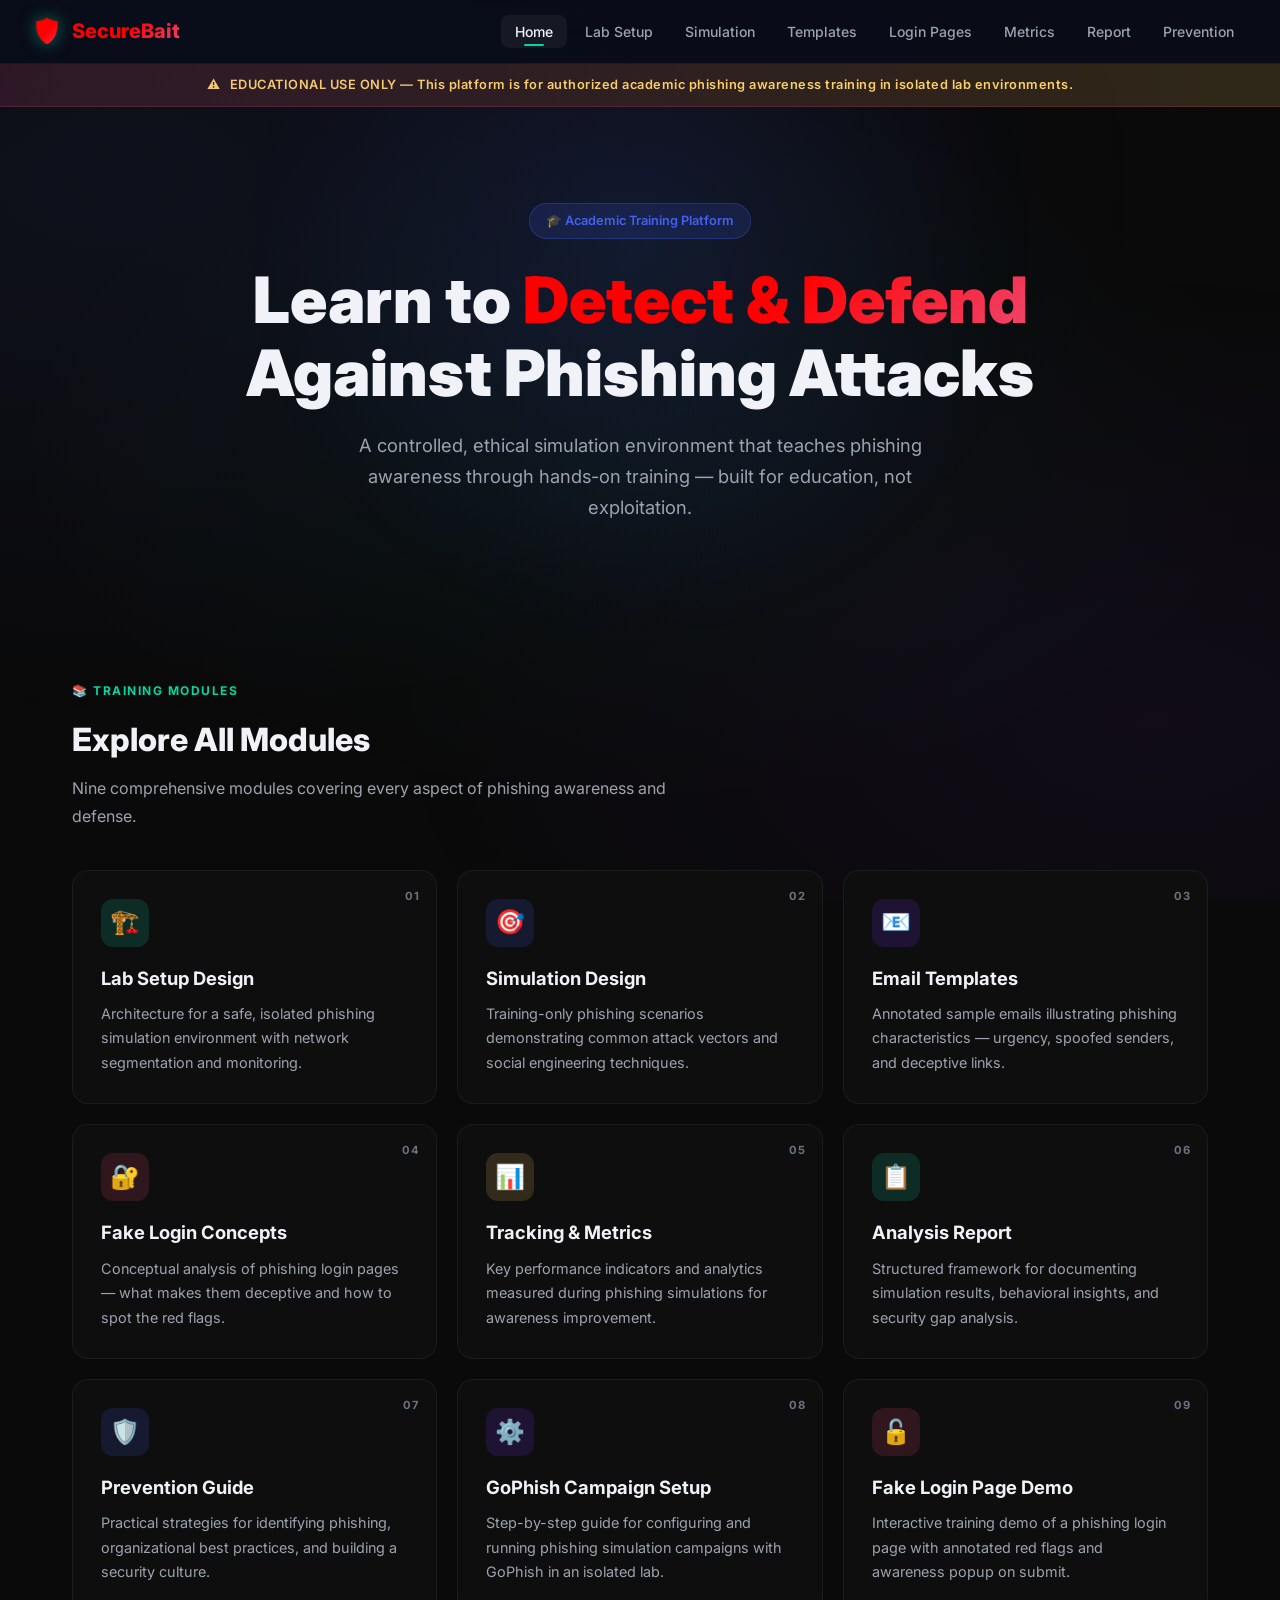
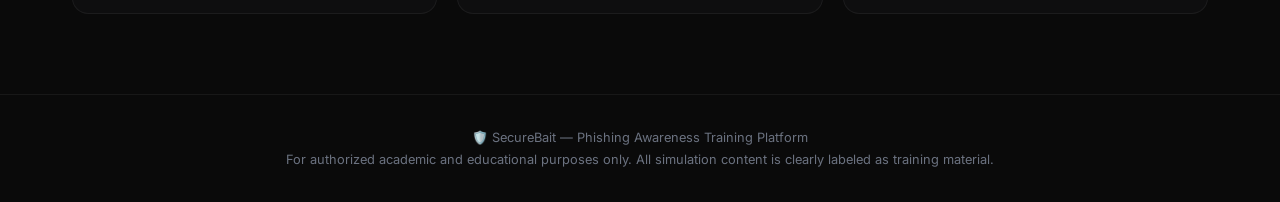
<file: index.html>
<!DOCTYPE html>
<html lang="en">
<head>
  <meta charset="UTF-8">
  <meta name="viewport" content="width=device-width, initial-scale=1.0">
  <meta name="description" content="SecureBait — An educational phishing awareness and defense training platform for authorized academic use only.">
  <title>SecureBait — Phishing Awareness Training Platform</title>
  <link rel="stylesheet" href="css/styles.css">
  <link rel="icon" href="data:image/svg+xml,<svg xmlns='http://www.w3.org/2000/svg' viewBox='0 0 100 100'><text y='.9em' font-size='90'>🛡️</text></svg>">
</head>
<body>
  <div class="bg-mesh"></div>

  <!-- Navigation -->
  <nav class="navbar" id="navbar">
    <a href="index.html" class="nav-brand">
      <span class="shield">🛡️</span>
      <span>SecureBait</span>
    </a>
    <ul class="nav-links" id="navLinks">
      <li><a href="index.html" class="active">Home</a></li>
      <li><a href="pages/lab-setup.html">Lab Setup</a></li>
      <li><a href="pages/simulation.html">Simulation</a></li>
      <li><a href="pages/templates.html">Templates</a></li>
      <li><a href="pages/login-concepts.html">Login Pages</a></li>
      <li><a href="pages/metrics.html">Metrics</a></li>
      <li><a href="pages/report.html">Report</a></li>
      <li><a href="pages/prevention.html">Prevention</a></li>
    </ul>
    <button class="nav-hamburger" id="hamburger" aria-label="Toggle navigation">
      <span></span><span></span><span></span>
    </button>
  </nav>

  <!-- Ethical Banner -->
  <div class="ethical-banner">
    <span class="icon">⚠️</span> EDUCATIONAL USE ONLY — This platform is for authorized academic phishing awareness training in isolated lab environments.
  </div>

  <!-- Main Content -->
  <main class="main-content">
    <!-- Hero -->
    <section class="hero">
      <div class="hero-badge fade-in">🎓 Academic Training Platform</div>
      <h1 class="fade-in fade-in-d1">
        Learn to <span class="gradient-text">Detect & Defend</span><br>Against Phishing Attacks
      </h1>
      <p class="fade-in fade-in-d2">
        A controlled, ethical simulation environment that teaches phishing awareness
        through hands-on training — built for education, not exploitation.
      </p>
    </section>

    <!-- Module Cards -->
    <section class="section" id="modules">
      <div class="section-header">
        <div class="section-label fade-in">📚 Training Modules</div>
        <h2 class="section-title fade-in fade-in-d1">Explore All Modules</h2>
        <p class="section-subtitle fade-in fade-in-d2">Nine comprehensive modules covering every aspect of phishing awareness and defense.</p>
      </div>

      <div class="cards-grid">
        <!-- Card 1 -->
        <a href="pages/lab-setup.html" class="card fade-in fade-in-d1" id="card-lab">
          <span class="card-number">01</span>
          <div class="card-icon cyan">🏗️</div>
          <h3>Lab Setup Design</h3>
          <p>Architecture for a safe, isolated phishing simulation environment with network segmentation and monitoring.</p>
          <span class="card-arrow">→</span>
        </a>

        <!-- Card 2 -->
        <a href="pages/simulation.html" class="card fade-in fade-in-d2" id="card-sim">
          <span class="card-number">02</span>
          <div class="card-icon blue">🎯</div>
          <h3>Simulation Design</h3>
          <p>Training-only phishing scenarios demonstrating common attack vectors and social engineering techniques.</p>
          <span class="card-arrow">→</span>
        </a>

        <!-- Card 3 -->
        <a href="pages/templates.html" class="card fade-in fade-in-d3" id="card-templates">
          <span class="card-number">03</span>
          <div class="card-icon purple">📧</div>
          <h3>Email Templates</h3>
          <p>Annotated sample emails illustrating phishing characteristics — urgency, spoofed senders, and deceptive links.</p>
          <span class="card-arrow">→</span>
        </a>

        <!-- Card 4 -->
        <a href="pages/login-concepts.html" class="card fade-in fade-in-d4" id="card-login">
          <span class="card-number">04</span>
          <div class="card-icon red">🔐</div>
          <h3>Fake Login Concepts</h3>
          <p>Conceptual analysis of phishing login pages — what makes them deceptive and how to spot the red flags.</p>
          <span class="card-arrow">→</span>
        </a>

        <!-- Card 5 -->
        <a href="pages/metrics.html" class="card fade-in fade-in-d5" id="card-metrics">
          <span class="card-number">05</span>
          <div class="card-icon amber">📊</div>
          <h3>Tracking & Metrics</h3>
          <p>Key performance indicators and analytics measured during phishing simulations for awareness improvement.</p>
          <span class="card-arrow">→</span>
        </a>

        <!-- Card 6 -->
        <a href="pages/report.html" class="card fade-in fade-in-d5" id="card-report">
          <span class="card-number">06</span>
          <div class="card-icon cyan">📋</div>
          <h3>Analysis Report</h3>
          <p>Structured framework for documenting simulation results, behavioral insights, and security gap analysis.</p>
          <span class="card-arrow">→</span>
        </a>

        <!-- Card 7 -->
        <a href="pages/prevention.html" class="card fade-in fade-in-d6" id="card-prevent">
          <span class="card-number">07</span>
          <div class="card-icon blue">🛡️</div>
          <h3>Prevention Guide</h3>
          <p>Practical strategies for identifying phishing, organizational best practices, and building a security culture.</p>
          <span class="card-arrow">→</span>
        </a>

        <!-- Card 8 -->
        <a href="pages/gophish-setup.html" class="card fade-in fade-in-d6" id="card-gophish">
          <span class="card-number">08</span>
          <div class="card-icon purple">⚙️</div>
          <h3>GoPhish Campaign Setup</h3>
          <p>Step-by-step guide for configuring and running phishing simulation campaigns with GoPhish in an isolated lab.</p>
          <span class="card-arrow">→</span>
        </a>

        <!-- Card 9 -->
        <a href="pages/fake-login-demo.html" class="card fade-in fade-in-d6" id="card-fakedemo">
          <span class="card-number">09</span>
          <div class="card-icon red">🔓</div>
          <h3>Fake Login Page Demo</h3>
          <p>Interactive training demo of a phishing login page with annotated red flags and awareness popup on submit.</p>
          <span class="card-arrow">→</span>
        </a>
      </div>
    </section>
  </main>

  <!-- Footer -->
  <footer class="footer">
    <p>🛡️ SecureBait — Phishing Awareness Training Platform</p>
    <p>For authorized academic and educational purposes only. All simulation content is clearly labeled as training material.</p>
  </footer>

  <script src="js/app.js"></script>
</body>
</html>
</file>
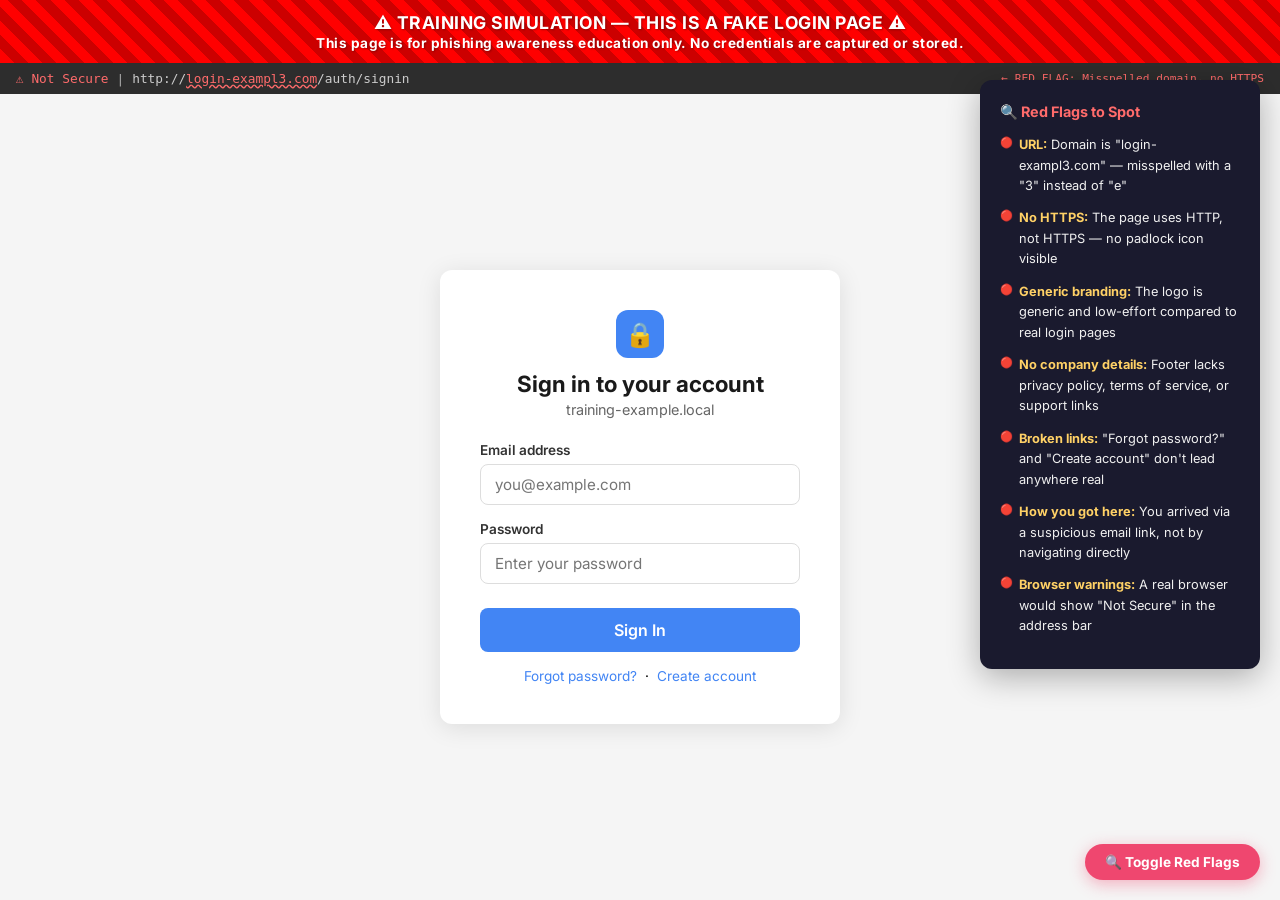
<file: pages/fake-login-demo.html>
<!DOCTYPE html>
<html lang="en">
<head>
  <meta charset="UTF-8">
  <meta name="viewport" content="width=device-width, initial-scale=1.0">
  <title>Sign In — Training Simulation</title>
  <style>
    @import url('https://fonts.googleapis.com/css2?family=Inter:wght@400;500;600;700&display=swap');
    * { box-sizing: border-box; margin: 0; padding: 0; }
    body { font-family: 'Inter', sans-serif; min-height: 100vh; display: flex; flex-direction: column; background: #f5f5f5; }

    /* === TRAINING BANNER === */
    .training-banner {
      background: repeating-linear-gradient(45deg, #ff0000, #ff0000 10px, #cc0000 10px, #cc0000 20px);
      color: white; text-align: center; padding: 12px 20px;
      font-weight: 700; font-size: 0.85rem; letter-spacing: 0.5px;
      text-shadow: 1px 1px 2px rgba(0,0,0,0.3);
      position: sticky; top: 0; z-index: 100;
    }
    .training-banner .big { font-size: 1.1rem; display: block; margin-bottom: 2px; }

    /* === FAKE LOGIN PAGE === */
    .login-container {
      flex: 1; display: flex; align-items: center; justify-content: center;
      padding: 2rem; position: relative;
    }
    .login-card {
      background: white; border-radius: 12px; padding: 2.5rem;
      width: 100%; max-width: 400px;
      box-shadow: 0 4px 24px rgba(0,0,0,0.1);
    }
    .logo-area { text-align: center; margin-bottom: 1.5rem; }
    .logo-area .fake-logo {
      width: 48px; height: 48px; background: #4285f4;
      border-radius: 12px; display: inline-flex; align-items: center;
      justify-content: center; font-size: 1.5rem; color: white; margin-bottom: 0.75rem;
    }
    .logo-area h1 { font-size: 1.4rem; color: #1a1a1a; font-weight: 700; }
    .logo-area p { color: #666; font-size: 0.9rem; margin-top: 4px; }

    .form-group { margin-bottom: 1rem; }
    .form-group label { display: block; font-size: 0.85rem; font-weight: 600; color: #333; margin-bottom: 6px; }
    .form-group input {
      width: 100%; padding: 10px 14px; border: 1.5px solid #ddd;
      border-radius: 8px; font-size: 0.95rem; font-family: inherit;
      transition: border-color 0.2s;
    }
    .form-group input:focus { outline: none; border-color: #4285f4; }

    .submit-btn {
      width: 100%; padding: 12px; background: #4285f4; color: white;
      border: none; border-radius: 8px; font-size: 1rem; font-weight: 600;
      cursor: pointer; font-family: inherit; transition: background 0.2s;
      margin-top: 0.5rem;
    }
    .submit-btn:hover { background: #3367d6; }

    .form-footer { text-align: center; margin-top: 1rem; font-size: 0.85rem; }
    .form-footer a { color: #4285f4; text-decoration: none; }

    /* === RED FLAG ANNOTATIONS === */
    .annotations {
      position: fixed; right: 20px; top: 80px; width: 280px;
      background: #1a1a2e; color: #f0f0f0; border-radius: 12px;
      padding: 1.25rem; font-size: 0.8rem; line-height: 1.6;
      box-shadow: 0 8px 32px rgba(0,0,0,0.3); z-index: 50;
      max-height: calc(100vh - 120px); overflow-y: auto;
    }
    .annotations h3 { color: #ff6b6b; font-size: 0.9rem; margin-bottom: 0.75rem; }
    .annotations .flag { margin-bottom: 0.75rem; padding-left: 1.2rem; position: relative; }
    .annotations .flag::before {
      content: '🔴'; position: absolute; left: 0; top: 0; font-size: 0.65rem;
    }
    .annotations .flag strong { color: #ffd166; }
    .toggle-annotations {
      position: fixed; right: 20px; bottom: 20px; z-index: 60;
      background: #ef476f; color: white; border: none; border-radius: 50px;
      padding: 10px 20px; font-weight: 700; cursor: pointer; font-family: inherit;
      font-size: 0.85rem; box-shadow: 0 4px 16px rgba(239,71,111,0.4);
    }

    /* === URL BAR SIMULATION === */
    .fake-url-bar {
      background: #2d2d2d; color: #aaa; padding: 8px 16px;
      font-family: monospace; font-size: 0.8rem;
      display: flex; align-items: center; gap: 8px;
    }
    .fake-url-bar .warning-icon { color: #ff6b6b; }
    .fake-url-bar .url { color: #ccc; }
    .fake-url-bar .url .domain { color: #ff6b6b; text-decoration: underline wavy #ff6b6b; }

    /* === AWARENESS OVERLAY === */
    .awareness-overlay {
      display: none; position: fixed; inset: 0; z-index: 200;
      background: rgba(0,0,0,0.85); backdrop-filter: blur(8px);
      align-items: center; justify-content: center; padding: 2rem;
    }
    .awareness-overlay.visible { display: flex; }
    .awareness-card {
      background: #1a1f35; color: #f0f2f8; border-radius: 16px;
      padding: 2.5rem; max-width: 560px; width: 100%; text-align: center;
      border: 1px solid rgba(6, 214, 160, 0.3);
      box-shadow: 0 0 40px rgba(6, 214, 160, 0.15);
    }
    .awareness-card .icon { font-size: 3rem; margin-bottom: 1rem; }
    .awareness-card h2 { font-size: 1.5rem; color: #06d6a0; margin-bottom: 0.5rem; }
    .awareness-card p { color: #9ca3af; line-height: 1.7; margin-bottom: 1rem; }
    .awareness-card ul {
      text-align: left; padding-left: 1.5rem; color: #9ca3af;
      margin-bottom: 1.5rem; line-height: 2;
    }
    .awareness-card ul li strong { color: #ffd166; }
    .awareness-card .close-btn {
      padding: 10px 28px; background: #06d6a0; color: #1a1a2e;
      border: none; border-radius: 8px; font-weight: 700; cursor: pointer;
      font-family: inherit; font-size: 0.95rem;
    }

    @media (max-width: 900px) {
      .annotations { position: static; width: auto; margin: 1rem; }
      .login-container { padding: 1rem; }
    }
  </style>
</head>
<body>

  <!-- TRAINING BANNER -->
  <div class="training-banner">
    <span class="big">⚠️ TRAINING SIMULATION — THIS IS A FAKE LOGIN PAGE ⚠️</span>
    This page is for phishing awareness education only. No credentials are captured or stored.
  </div>

  <!-- FAKE URL BAR (simulated) -->
  <div class="fake-url-bar">
    <span class="warning-icon">⚠️ Not Secure</span>
    <span>|</span>
    <span class="url">http://<span class="domain">login-exampl3.com</span>/auth/signin</span>
    <span style="margin-left:auto; color:#ff6b6b; font-size:0.7rem;">← RED FLAG: Misspelled domain, no HTTPS</span>
  </div>

  <!-- FAKE LOGIN FORM -->
  <div class="login-container">
    <div class="login-card">
      <div class="logo-area">
        <div class="fake-logo">🔒</div>
        <h1>Sign in to your account</h1>
        <p>training-example.local</p>
      </div>

      <form id="fakeLoginForm" onsubmit="showAwareness(event)">
        <div class="form-group">
          <label for="email">Email address</label>
          <input type="email" id="email" placeholder="you@example.com" required>
        </div>
        <div class="form-group">
          <label for="password">Password</label>
          <input type="password" id="password" placeholder="Enter your password" required>
        </div>
        <button type="submit" class="submit-btn">Sign In</button>
      </form>

      <div class="form-footer">
        <a href="javascript:void(0)" onclick="alert('🎓 These links are non-functional — another red flag on phishing pages!')">Forgot password?</a>
        &nbsp;·&nbsp;
        <a href="javascript:void(0)" onclick="alert('🎓 These links are non-functional — another red flag on phishing pages!')">Create account</a>
      </div>
    </div>
  </div>

  <!-- RED FLAG ANNOTATIONS PANEL -->
  <div class="annotations" id="annotationsPanel">
    <h3>🔍 Red Flags to Spot</h3>
    <div class="flag"><strong>URL:</strong> Domain is "login-exampl3.com" — misspelled with a "3" instead of "e"</div>
    <div class="flag"><strong>No HTTPS:</strong> The page uses HTTP, not HTTPS — no padlock icon visible</div>
    <div class="flag"><strong>Generic branding:</strong> The logo is generic and low-effort compared to real login pages</div>
    <div class="flag"><strong>No company details:</strong> Footer lacks privacy policy, terms of service, or support links</div>
    <div class="flag"><strong>Broken links:</strong> "Forgot password?" and "Create account" don't lead anywhere real</div>
    <div class="flag"><strong>How you got here:</strong> You arrived via a suspicious email link, not by navigating directly</div>
    <div class="flag"><strong>Browser warnings:</strong> A real browser would show "Not Secure" in the address bar</div>
  </div>

  <button class="toggle-annotations" onclick="toggleAnnotations()">🔍 Toggle Red Flags</button>

  <!-- AWARENESS OVERLAY (shown on form submit) -->
  <div class="awareness-overlay" id="awarenessOverlay">
    <div class="awareness-card">
      <div class="icon">🎓</div>
      <h2>Training Simulation Alert!</h2>
      <p>You just submitted credentials to a <strong>simulated phishing page</strong>. In a real attack, your username and password would now be in an attacker's hands.</p>
      <p><strong>Don't worry — no data was captured or stored.</strong></p>
      <ul>
        <li><strong>Check the URL:</strong> The domain was misspelled ("exampl3" with a 3)</li>
        <li><strong>No HTTPS:</strong> Legitimate login pages always use HTTPS</li>
        <li><strong>Arrived via email link:</strong> Always navigate to login pages directly</li>
        <li><strong>Use a password manager:</strong> It won't autofill on fake domains</li>
        <li><strong>Enable MFA:</strong> Even if credentials leak, MFA blocks unauthorized access</li>
      </ul>
      <button class="close-btn" onclick="closeAwareness()">✅ I Understand — Close</button>
    </div>
  </div>

  <script>
    function showAwareness(e) {
      e.preventDefault();
      document.getElementById('email').value = '';
      document.getElementById('password').value = '';
      document.getElementById('awarenessOverlay').classList.add('visible');
    }
    function closeAwareness() {
      document.getElementById('awarenessOverlay').classList.remove('visible');
    }
    function toggleAnnotations() {
      const panel = document.getElementById('annotationsPanel');
      panel.style.display = panel.style.display === 'none' ? 'block' : 'none';
    }
  </script>
</body>
</html>
</file>
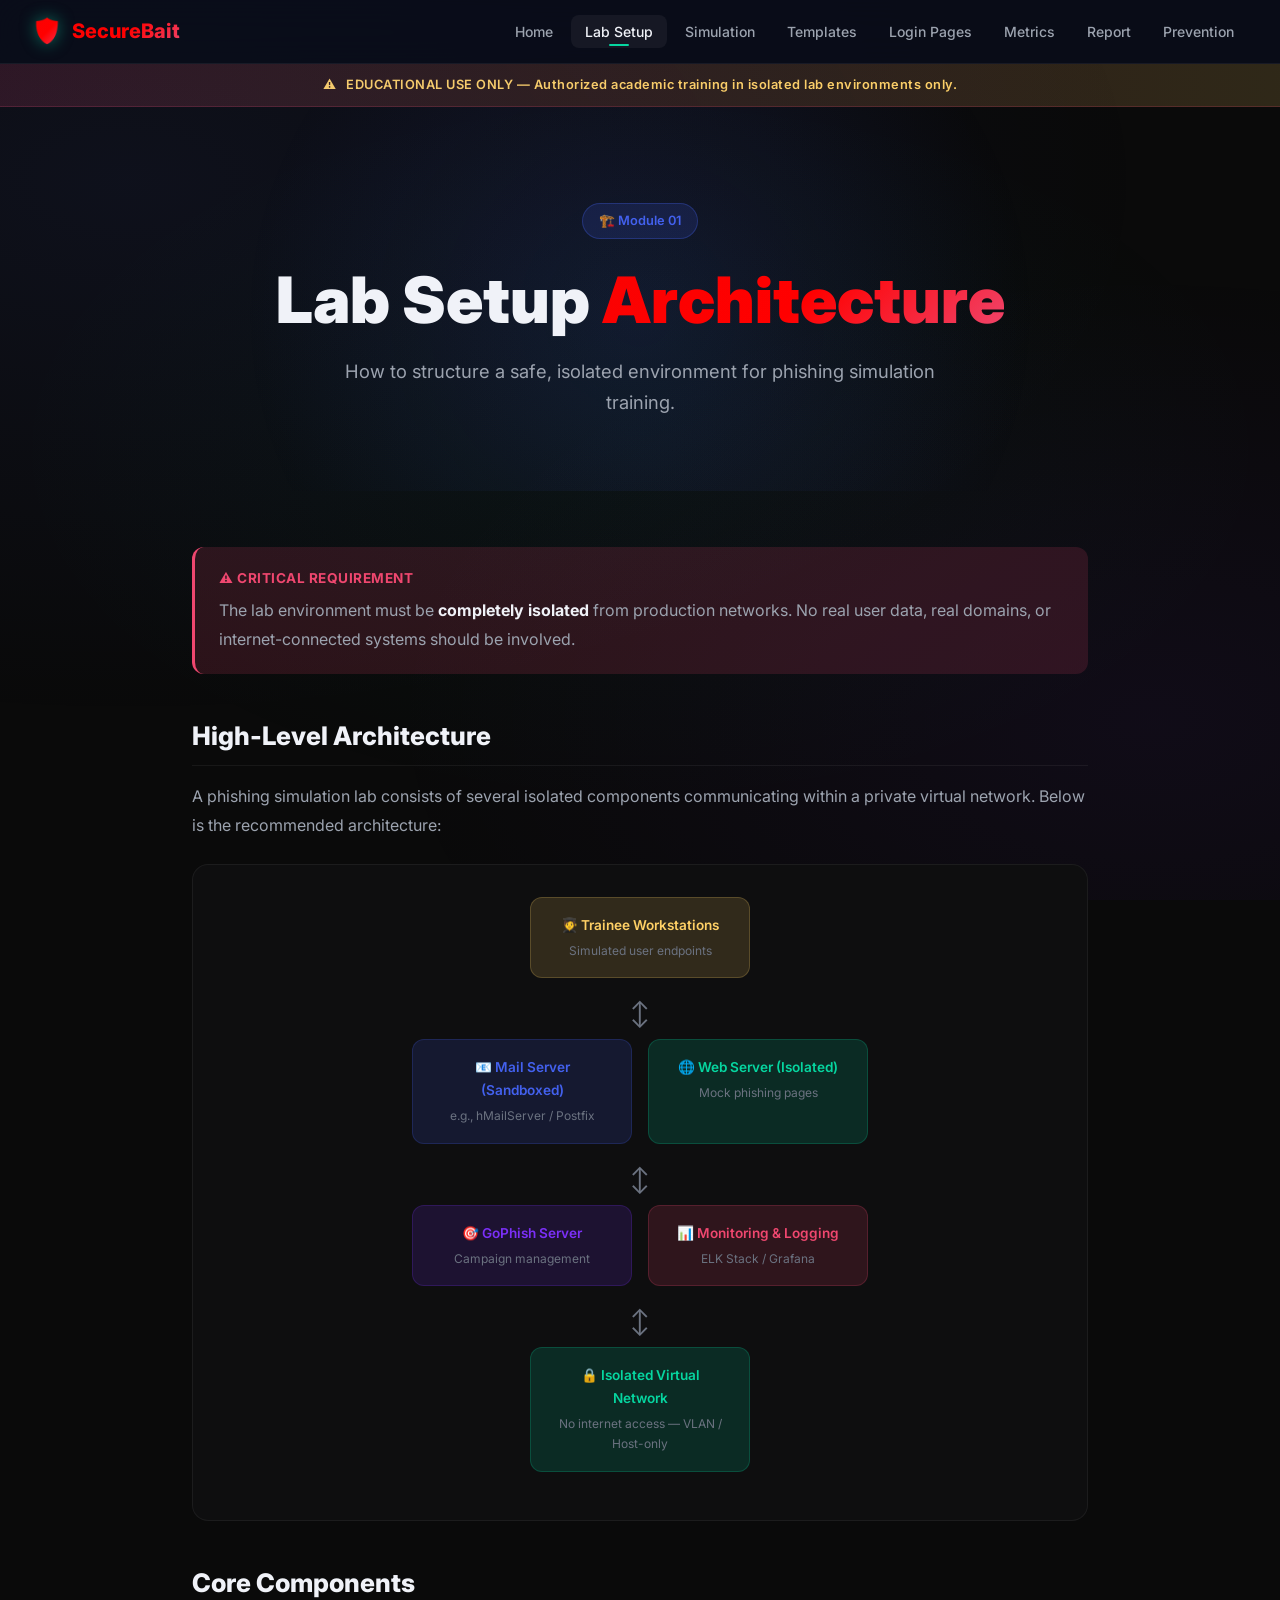
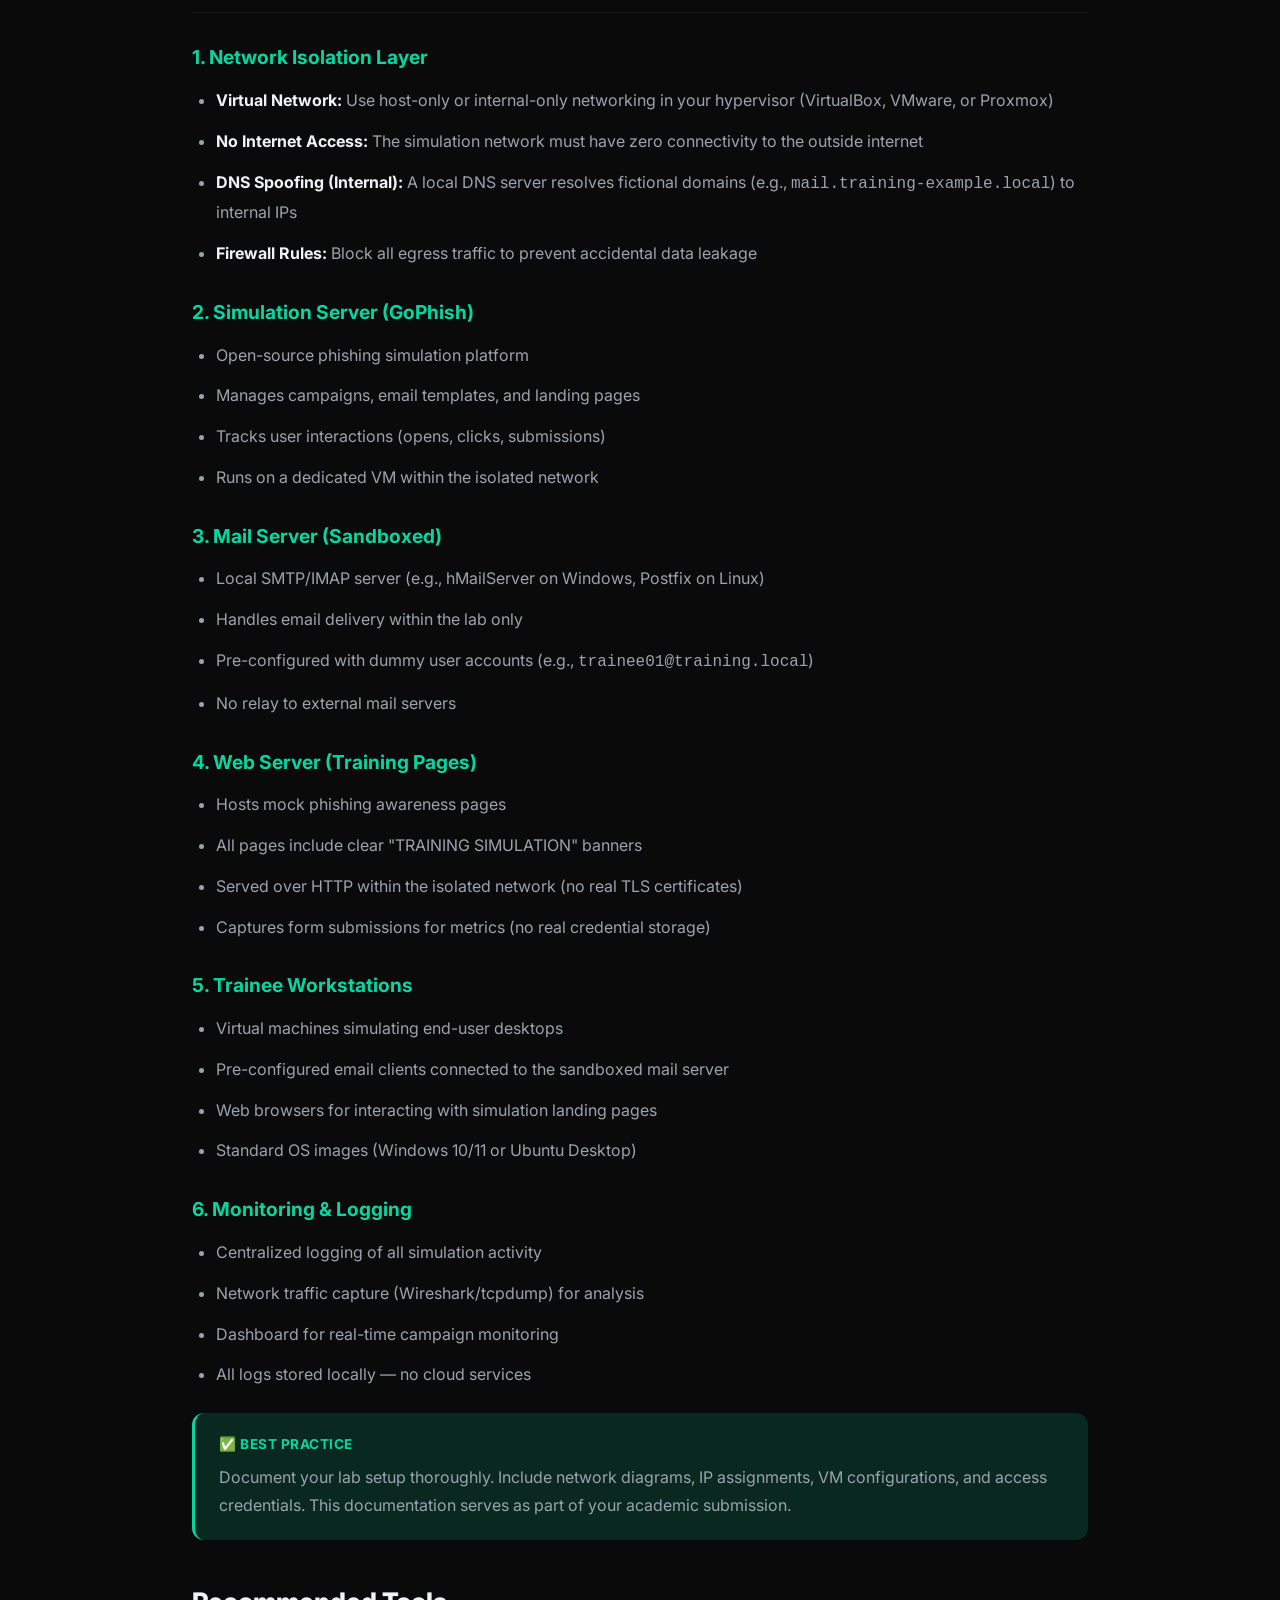
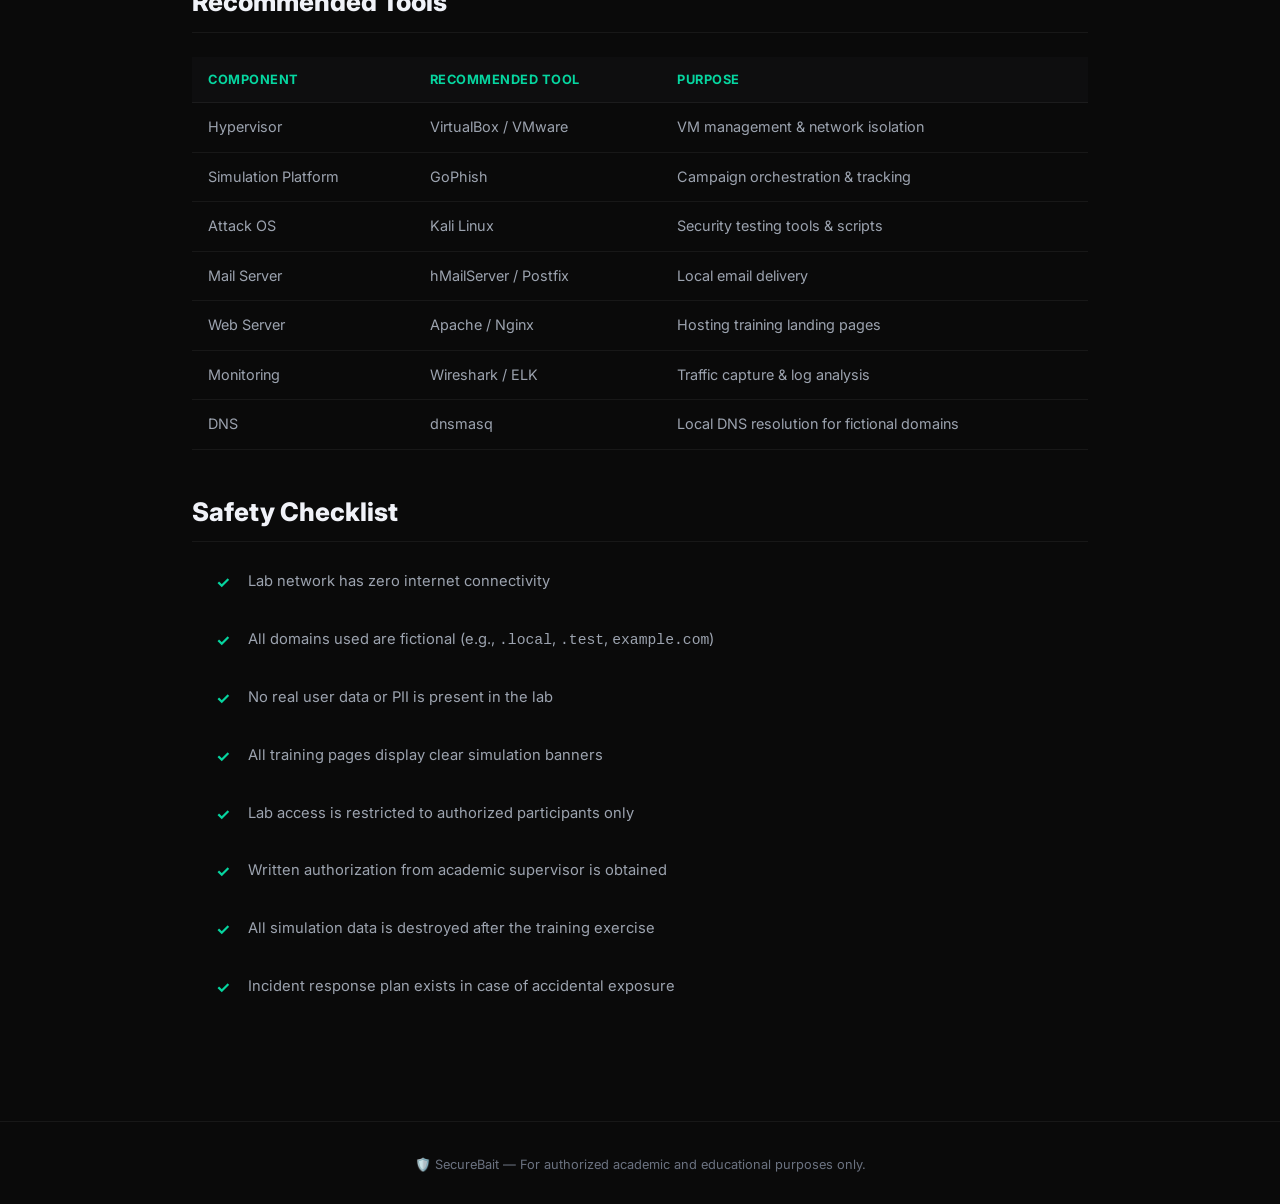
<file: pages/lab-setup.html>
<!DOCTYPE html>
<html lang="en">
<head>
  <meta charset="UTF-8">
  <meta name="viewport" content="width=device-width, initial-scale=1.0">
  <meta name="description" content="Lab Setup Design — How to structure a safe isolated environment for phishing simulation training.">
  <title>Lab Setup Design — SecureBait</title>
  <link rel="stylesheet" href="../css/styles.css">
</head>
<body>
  <div class="bg-mesh"></div>

  <nav class="navbar" id="navbar">
    <a href="../index.html" class="nav-brand"><span class="shield">🛡️</span><span>SecureBait</span></a>
    <ul class="nav-links" id="navLinks">
      <li><a href="../index.html">Home</a></li>
      <li><a href="lab-setup.html" class="active">Lab Setup</a></li>
      <li><a href="simulation.html">Simulation</a></li>
      <li><a href="templates.html">Templates</a></li>
      <li><a href="login-concepts.html">Login Pages</a></li>
      <li><a href="metrics.html">Metrics</a></li>
      <li><a href="report.html">Report</a></li>
      <li><a href="prevention.html">Prevention</a></li>
    </ul>
    <button class="nav-hamburger" id="hamburger" aria-label="Toggle navigation"><span></span><span></span><span></span></button>
  </nav>

  <div class="ethical-banner"><span class="icon">⚠️</span> EDUCATIONAL USE ONLY — Authorized academic training in isolated lab environments only.</div>

  <main class="main-content">
    <section class="hero" style="padding-bottom: 2rem;">
      <div class="hero-badge fade-in">🏗️ Module 01</div>
      <h1 class="fade-in fade-in-d1">Lab Setup <span class="gradient-text">Architecture</span></h1>
      <p class="fade-in fade-in-d2">How to structure a safe, isolated environment for phishing simulation training.</p>
    </section>

    <div class="page-content">
      <div class="info-box warning fade-in">
        <div class="info-title">⚠️ Critical Requirement</div>
        <p>The lab environment must be <strong>completely isolated</strong> from production networks. No real user data, real domains, or internet-connected systems should be involved.</p>
      </div>

      <h2 class="fade-in">High-Level Architecture</h2>
      <p class="fade-in">A phishing simulation lab consists of several isolated components communicating within a private virtual network. Below is the recommended architecture:</p>

      <div class="arch-diagram fade-in">
        <div class="arch-row">
          <div class="arch-box amber">🧑‍🎓 Trainee Workstations<small>Simulated user endpoints</small></div>
        </div>
        <div class="arch-connector">↕</div>
        <div class="arch-row">
          <div class="arch-box blue">📧 Mail Server (Sandboxed)<small>e.g., hMailServer / Postfix</small></div>
          <div class="arch-box cyan">🌐 Web Server (Isolated)<small>Mock phishing pages</small></div>
        </div>
        <div class="arch-connector">↕</div>
        <div class="arch-row">
          <div class="arch-box purple">🎯 GoPhish Server<small>Campaign management</small></div>
          <div class="arch-box red">📊 Monitoring & Logging<small>ELK Stack / Grafana</small></div>
        </div>
        <div class="arch-connector">↕</div>
        <div class="arch-row">
          <div class="arch-box cyan">🔒 Isolated Virtual Network<small>No internet access — VLAN / Host-only</small></div>
        </div>
      </div>

      <h2 class="fade-in">Core Components</h2>

      <h3>1. Network Isolation Layer</h3>
      <ul>
        <li><strong>Virtual Network:</strong> Use host-only or internal-only networking in your hypervisor (VirtualBox, VMware, or Proxmox)</li>
        <li><strong>No Internet Access:</strong> The simulation network must have zero connectivity to the outside internet</li>
        <li><strong>DNS Spoofing (Internal):</strong> A local DNS server resolves fictional domains (e.g., <code>mail.training-example.local</code>) to internal IPs</li>
        <li><strong>Firewall Rules:</strong> Block all egress traffic to prevent accidental data leakage</li>
      </ul>

      <h3>2. Simulation Server (GoPhish)</h3>
      <ul>
        <li>Open-source phishing simulation platform</li>
        <li>Manages campaigns, email templates, and landing pages</li>
        <li>Tracks user interactions (opens, clicks, submissions)</li>
        <li>Runs on a dedicated VM within the isolated network</li>
      </ul>

      <h3>3. Mail Server (Sandboxed)</h3>
      <ul>
        <li>Local SMTP/IMAP server (e.g., hMailServer on Windows, Postfix on Linux)</li>
        <li>Handles email delivery within the lab only</li>
        <li>Pre-configured with dummy user accounts (e.g., <code>trainee01@training.local</code>)</li>
        <li>No relay to external mail servers</li>
      </ul>

      <h3>4. Web Server (Training Pages)</h3>
      <ul>
        <li>Hosts mock phishing awareness pages</li>
        <li>All pages include clear "TRAINING SIMULATION" banners</li>
        <li>Served over HTTP within the isolated network (no real TLS certificates)</li>
        <li>Captures form submissions for metrics (no real credential storage)</li>
      </ul>

      <h3>5. Trainee Workstations</h3>
      <ul>
        <li>Virtual machines simulating end-user desktops</li>
        <li>Pre-configured email clients connected to the sandboxed mail server</li>
        <li>Web browsers for interacting with simulation landing pages</li>
        <li>Standard OS images (Windows 10/11 or Ubuntu Desktop)</li>
      </ul>

      <h3>6. Monitoring & Logging</h3>
      <ul>
        <li>Centralized logging of all simulation activity</li>
        <li>Network traffic capture (Wireshark/tcpdump) for analysis</li>
        <li>Dashboard for real-time campaign monitoring</li>
        <li>All logs stored locally — no cloud services</li>
      </ul>

      <div class="info-box success fade-in">
        <div class="info-title">✅ Best Practice</div>
        <p>Document your lab setup thoroughly. Include network diagrams, IP assignments, VM configurations, and access credentials. This documentation serves as part of your academic submission.</p>
      </div>

      <h2 class="fade-in">Recommended Tools</h2>
      <table class="report-table fade-in">
        <thead>
          <tr><th>Component</th><th>Recommended Tool</th><th>Purpose</th></tr>
        </thead>
        <tbody>
          <tr><td>Hypervisor</td><td>VirtualBox / VMware</td><td>VM management & network isolation</td></tr>
          <tr><td>Simulation Platform</td><td>GoPhish</td><td>Campaign orchestration & tracking</td></tr>
          <tr><td>Attack OS</td><td>Kali Linux</td><td>Security testing tools & scripts</td></tr>
          <tr><td>Mail Server</td><td>hMailServer / Postfix</td><td>Local email delivery</td></tr>
          <tr><td>Web Server</td><td>Apache / Nginx</td><td>Hosting training landing pages</td></tr>
          <tr><td>Monitoring</td><td>Wireshark / ELK</td><td>Traffic capture & log analysis</td></tr>
          <tr><td>DNS</td><td>dnsmasq</td><td>Local DNS resolution for fictional domains</td></tr>
        </tbody>
      </table>

      <h2 class="fade-in">Safety Checklist</h2>
      <ul class="checklist fade-in">
        <li>Lab network has zero internet connectivity</li>
        <li>All domains used are fictional (e.g., <code>.local</code>, <code>.test</code>, <code>example.com</code>)</li>
        <li>No real user data or PII is present in the lab</li>
        <li>All training pages display clear simulation banners</li>
        <li>Lab access is restricted to authorized participants only</li>
        <li>Written authorization from academic supervisor is obtained</li>
        <li>All simulation data is destroyed after the training exercise</li>
        <li>Incident response plan exists in case of accidental exposure</li>
      </ul>
    </div>
  </main>

  <footer class="footer">
    <p>🛡️ SecureBait — For authorized academic and educational purposes only.</p>
  </footer>
  <script src="../js/app.js"></script>
</body>
</html>
</file>
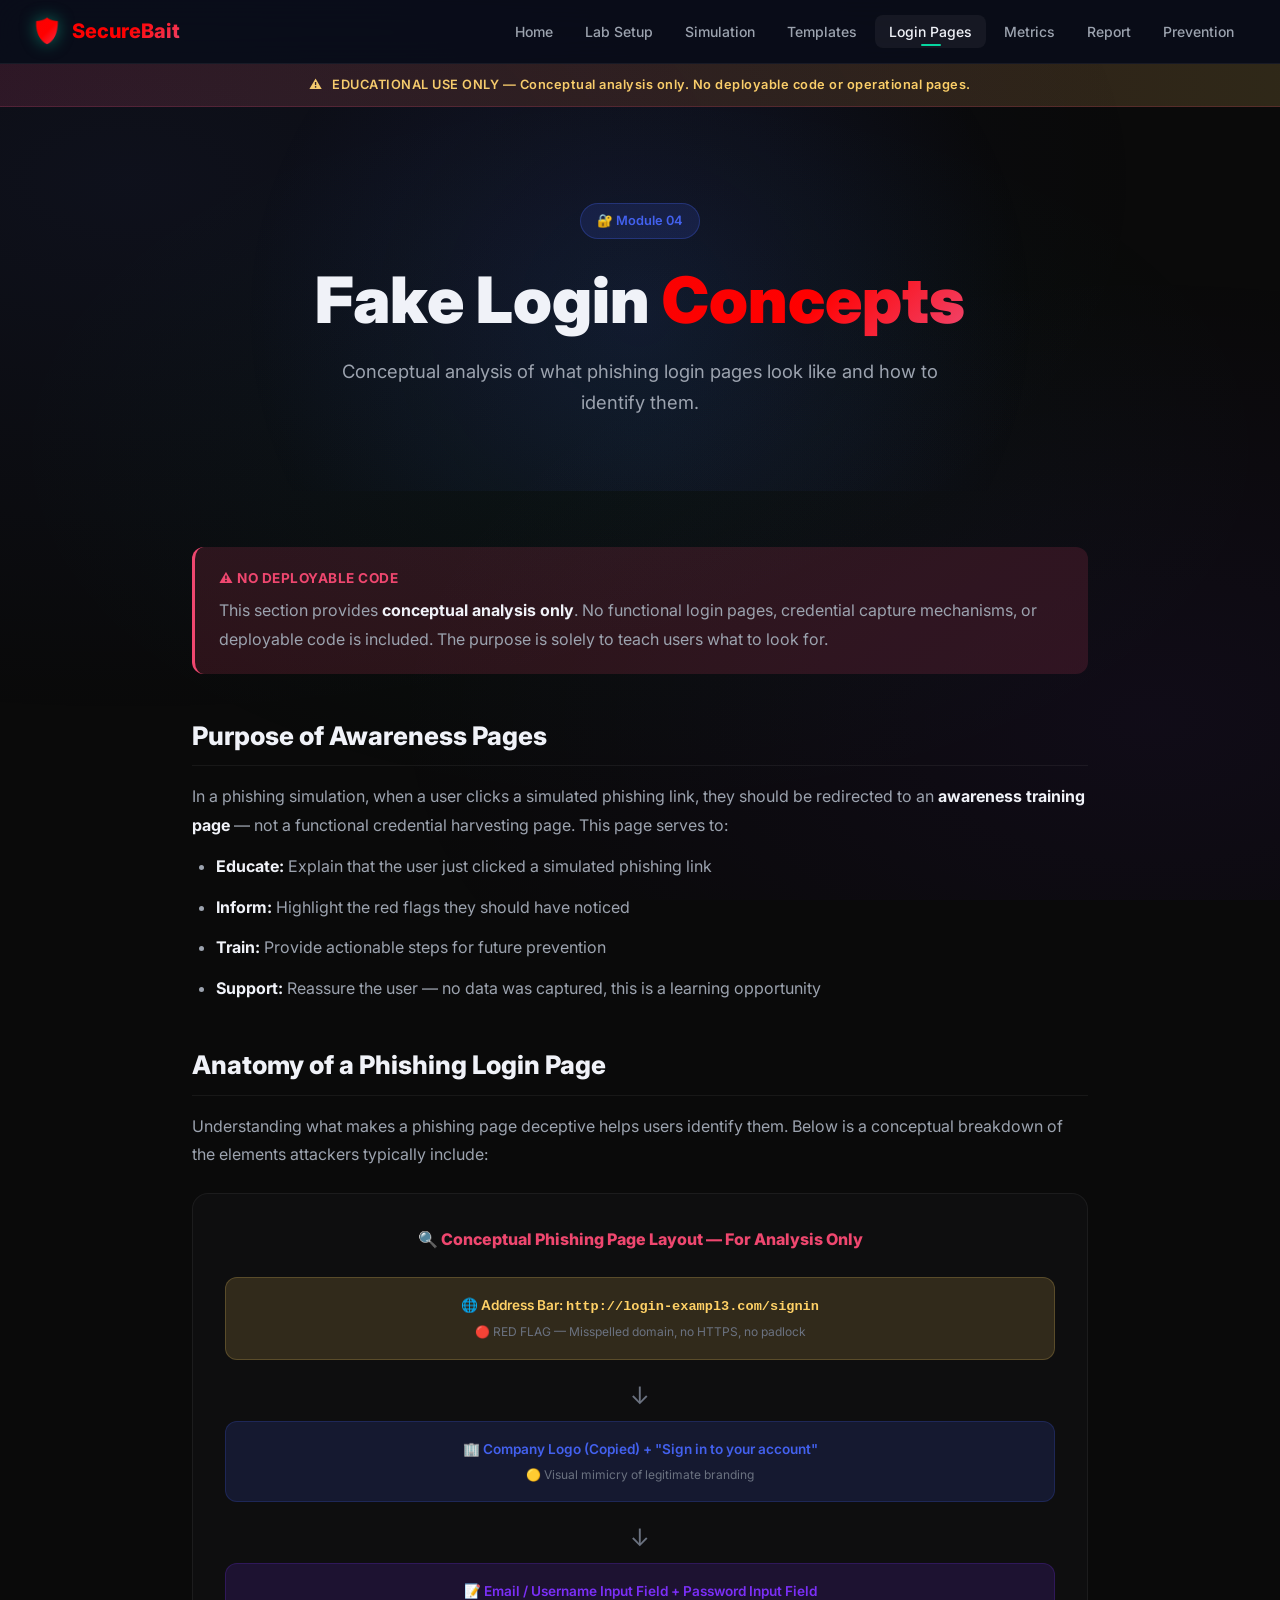
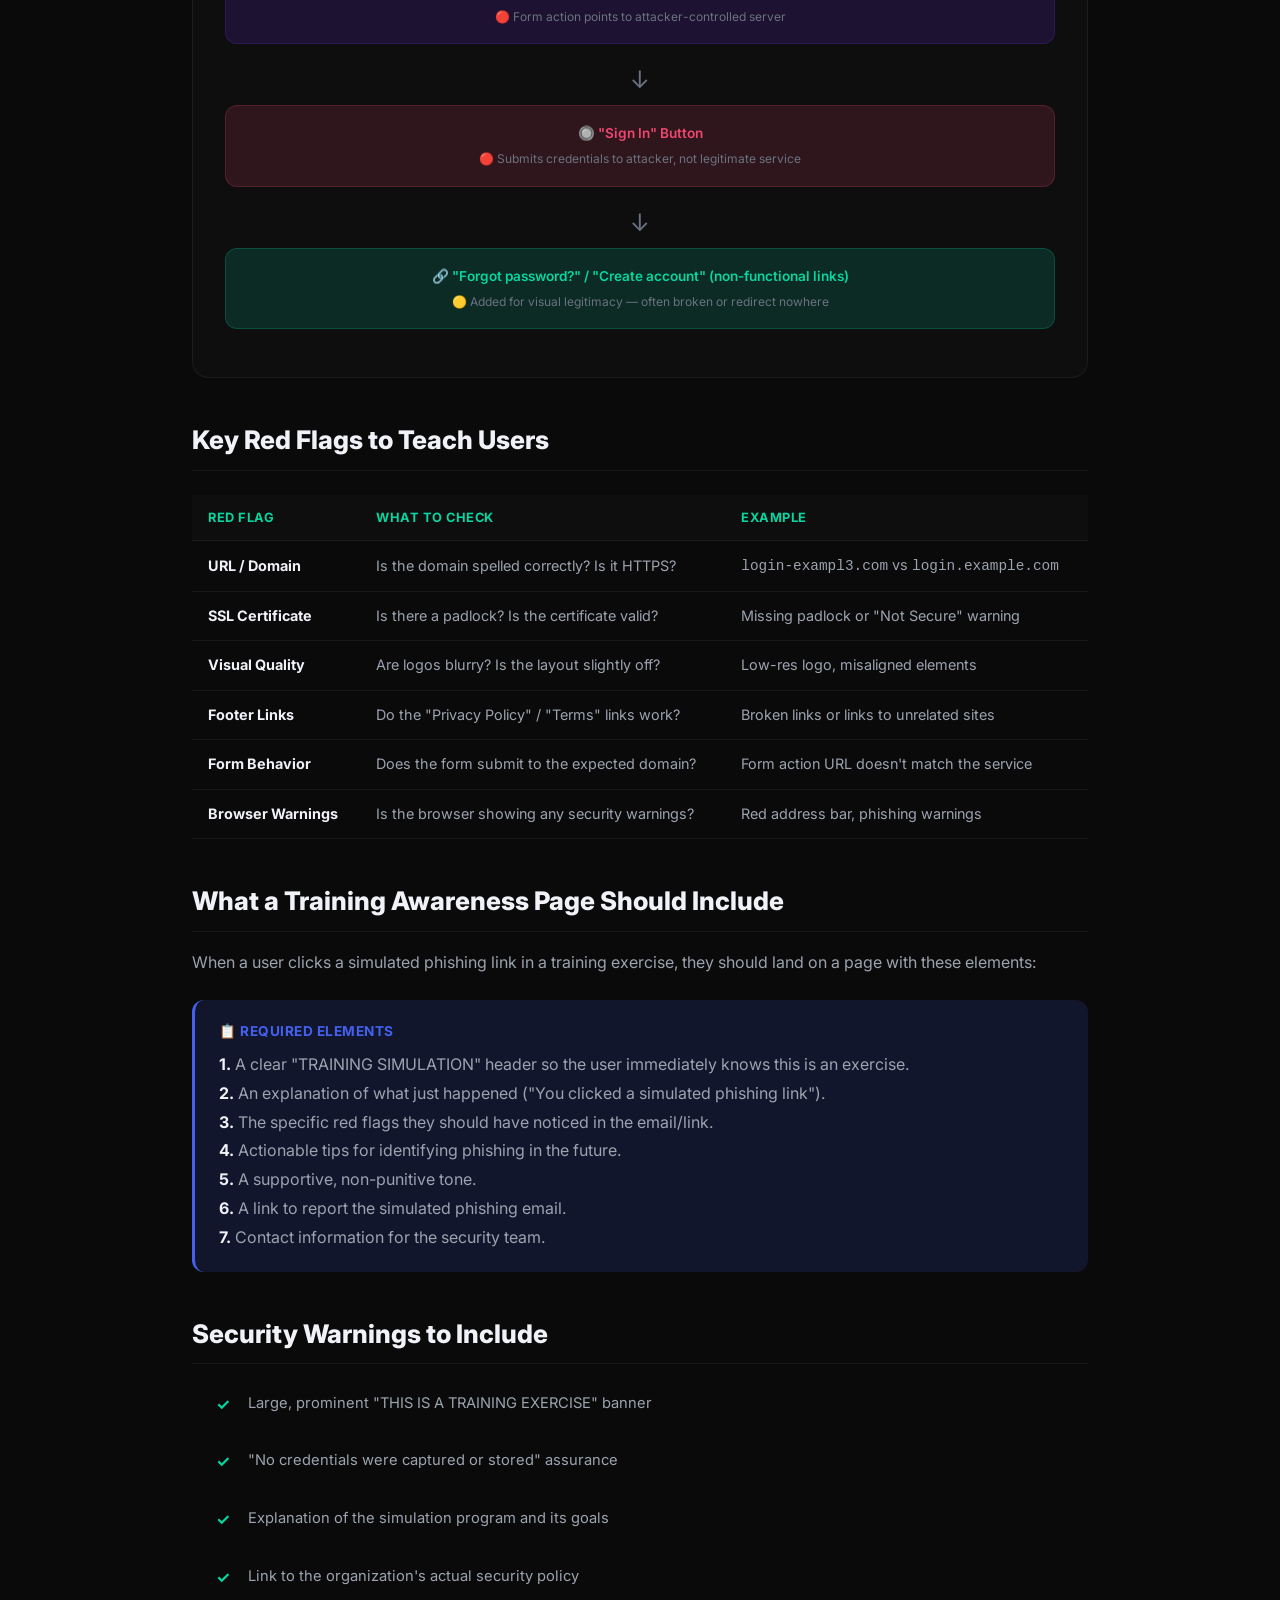
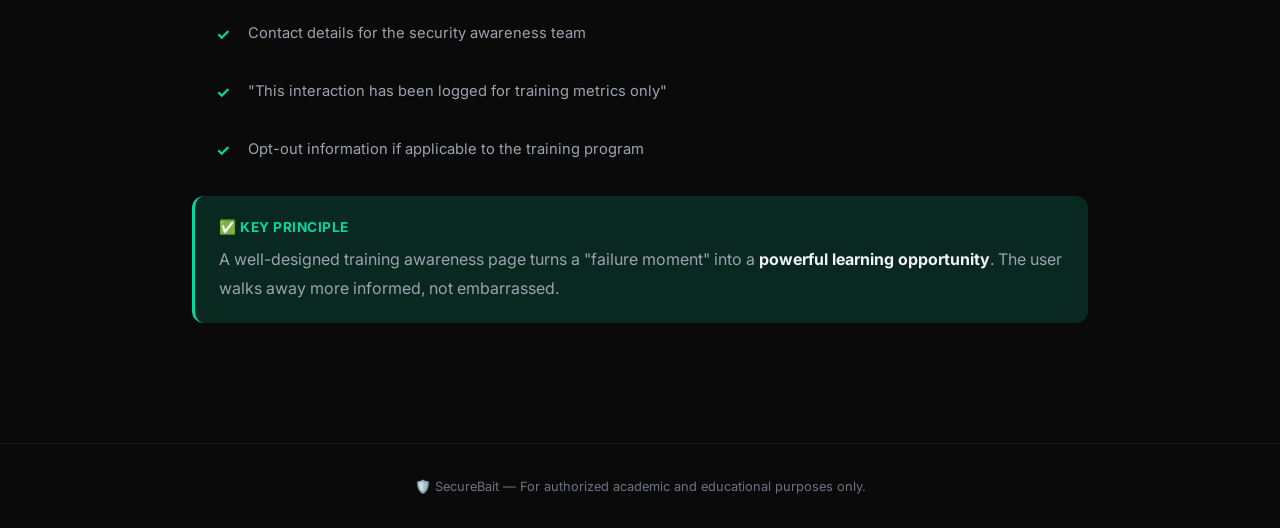
<file: pages/login-concepts.html>
<!DOCTYPE html>
<html lang="en">
<head>
  <meta charset="UTF-8">
  <meta name="viewport" content="width=device-width, initial-scale=1.0">
  <meta name="description" content="Fake Login Page Concepts — Conceptual analysis of phishing login pages for awareness training.">
  <title>Fake Login Concepts — SecureBait</title>
  <link rel="stylesheet" href="../css/styles.css">
</head>
<body>
  <div class="bg-mesh"></div>
  <nav class="navbar" id="navbar">
    <a href="../index.html" class="nav-brand"><span class="shield">🛡️</span><span>SecureBait</span></a>
    <ul class="nav-links" id="navLinks">
      <li><a href="../index.html">Home</a></li>
      <li><a href="lab-setup.html">Lab Setup</a></li>
      <li><a href="simulation.html">Simulation</a></li>
      <li><a href="templates.html">Templates</a></li>
      <li><a href="login-concepts.html" class="active">Login Pages</a></li>
      <li><a href="metrics.html">Metrics</a></li>
      <li><a href="report.html">Report</a></li>
      <li><a href="prevention.html">Prevention</a></li>
    </ul>
    <button class="nav-hamburger" id="hamburger" aria-label="Toggle navigation"><span></span><span></span><span></span></button>
  </nav>
  <div class="ethical-banner"><span class="icon">⚠️</span> EDUCATIONAL USE ONLY — Conceptual analysis only. No deployable code or operational pages.</div>

  <main class="main-content">
    <section class="hero" style="padding-bottom: 2rem;">
      <div class="hero-badge fade-in">🔐 Module 04</div>
      <h1 class="fade-in fade-in-d1">Fake Login <span class="gradient-text">Concepts</span></h1>
      <p class="fade-in fade-in-d2">Conceptual analysis of what phishing login pages look like and how to identify them.</p>
    </section>

    <div class="page-content">
      <div class="info-box warning fade-in">
        <div class="info-title">⚠️ No Deployable Code</div>
        <p>This section provides <strong>conceptual analysis only</strong>. No functional login pages, credential capture mechanisms, or deployable code is included. The purpose is solely to teach users what to look for.</p>
      </div>

      <h2>Purpose of Awareness Pages</h2>
      <p>In a phishing simulation, when a user clicks a simulated phishing link, they should be redirected to an <strong>awareness training page</strong> — not a functional credential harvesting page. This page serves to:</p>
      <ul>
        <li><strong>Educate:</strong> Explain that the user just clicked a simulated phishing link</li>
        <li><strong>Inform:</strong> Highlight the red flags they should have noticed</li>
        <li><strong>Train:</strong> Provide actionable steps for future prevention</li>
        <li><strong>Support:</strong> Reassure the user — no data was captured, this is a learning opportunity</li>
      </ul>

      <h2>Anatomy of a Phishing Login Page</h2>
      <p>Understanding what makes a phishing page deceptive helps users identify them. Below is a conceptual breakdown of the elements attackers typically include:</p>

      <div class="arch-diagram fade-in">
        <div style="text-align:center; font-weight:800; margin-bottom:1.5rem; color:var(--accent-red);">
          🔍 Conceptual Phishing Page Layout — For Analysis Only
        </div>
        <div class="arch-row">
          <div class="arch-box amber" style="max-width:100%; flex:none; width:100%;">
            🌐 Address Bar: <code>http://login-exampl3.com/signin</code>
            <small>🔴 RED FLAG — Misspelled domain, no HTTPS, no padlock</small>
          </div>
        </div>
        <div class="arch-connector">↓</div>
        <div class="arch-row">
          <div class="arch-box blue" style="max-width:100%; flex:none; width:100%;">
            🏢 Company Logo (Copied) + "Sign in to your account"
            <small>🟡 Visual mimicry of legitimate branding</small>
          </div>
        </div>
        <div class="arch-connector">↓</div>
        <div class="arch-row">
          <div class="arch-box purple" style="max-width:100%; flex:none; width:100%;">
            📝 Email / Username Input Field + Password Input Field
            <small>🔴 Form action points to attacker-controlled server</small>
          </div>
        </div>
        <div class="arch-connector">↓</div>
        <div class="arch-row">
          <div class="arch-box red" style="max-width:100%; flex:none; width:100%;">
            🔘 "Sign In" Button
            <small>🔴 Submits credentials to attacker, not legitimate service</small>
          </div>
        </div>
        <div class="arch-connector">↓</div>
        <div class="arch-row">
          <div class="arch-box cyan" style="max-width:100%; flex:none; width:100%;">
            🔗 "Forgot password?" / "Create account" (non-functional links)
            <small>🟡 Added for visual legitimacy — often broken or redirect nowhere</small>
          </div>
        </div>
      </div>

      <h2>Key Red Flags to Teach Users</h2>
      <table class="report-table fade-in">
        <thead>
          <tr><th>Red Flag</th><th>What to Check</th><th>Example</th></tr>
        </thead>
        <tbody>
          <tr>
            <td><strong>URL / Domain</strong></td>
            <td>Is the domain spelled correctly? Is it HTTPS?</td>
            <td><code>login-exampl3.com</code> vs <code>login.example.com</code></td>
          </tr>
          <tr>
            <td><strong>SSL Certificate</strong></td>
            <td>Is there a padlock? Is the certificate valid?</td>
            <td>Missing padlock or "Not Secure" warning</td>
          </tr>
          <tr>
            <td><strong>Visual Quality</strong></td>
            <td>Are logos blurry? Is the layout slightly off?</td>
            <td>Low-res logo, misaligned elements</td>
          </tr>
          <tr>
            <td><strong>Footer Links</strong></td>
            <td>Do the "Privacy Policy" / "Terms" links work?</td>
            <td>Broken links or links to unrelated sites</td>
          </tr>
          <tr>
            <td><strong>Form Behavior</strong></td>
            <td>Does the form submit to the expected domain?</td>
            <td>Form action URL doesn't match the service</td>
          </tr>
          <tr>
            <td><strong>Browser Warnings</strong></td>
            <td>Is the browser showing any security warnings?</td>
            <td>Red address bar, phishing warnings</td>
          </tr>
        </tbody>
      </table>

      <h2>What a Training Awareness Page Should Include</h2>
      <p>When a user clicks a simulated phishing link in a training exercise, they should land on a page with these elements:</p>

      <div class="info-box info fade-in">
        <div class="info-title">📋 Required Elements</div>
        <p><strong>1.</strong> A clear "TRAINING SIMULATION" header so the user immediately knows this is an exercise.<br>
        <strong>2.</strong> An explanation of what just happened ("You clicked a simulated phishing link").<br>
        <strong>3.</strong> The specific red flags they should have noticed in the email/link.<br>
        <strong>4.</strong> Actionable tips for identifying phishing in the future.<br>
        <strong>5.</strong> A supportive, non-punitive tone.<br>
        <strong>6.</strong> A link to report the simulated phishing email.<br>
        <strong>7.</strong> Contact information for the security team.</p>
      </div>

      <h2>Security Warnings to Include</h2>
      <ul class="checklist fade-in">
        <li>Large, prominent "THIS IS A TRAINING EXERCISE" banner</li>
        <li>"No credentials were captured or stored" assurance</li>
        <li>Explanation of the simulation program and its goals</li>
        <li>Link to the organization's actual security policy</li>
        <li>Contact details for the security awareness team</li>
        <li>"This interaction has been logged for training metrics only"</li>
        <li>Opt-out information if applicable to the training program</li>
      </ul>

      <div class="info-box success fade-in">
        <div class="info-title">✅ Key Principle</div>
        <p>A well-designed training awareness page turns a "failure moment" into a <strong>powerful learning opportunity</strong>. The user walks away more informed, not embarrassed.</p>
      </div>
    </div>
  </main>

  <footer class="footer"><p>🛡️ SecureBait — For authorized academic and educational purposes only.</p></footer>
  <script src="../js/app.js"></script>
</body>
</html>
</file>
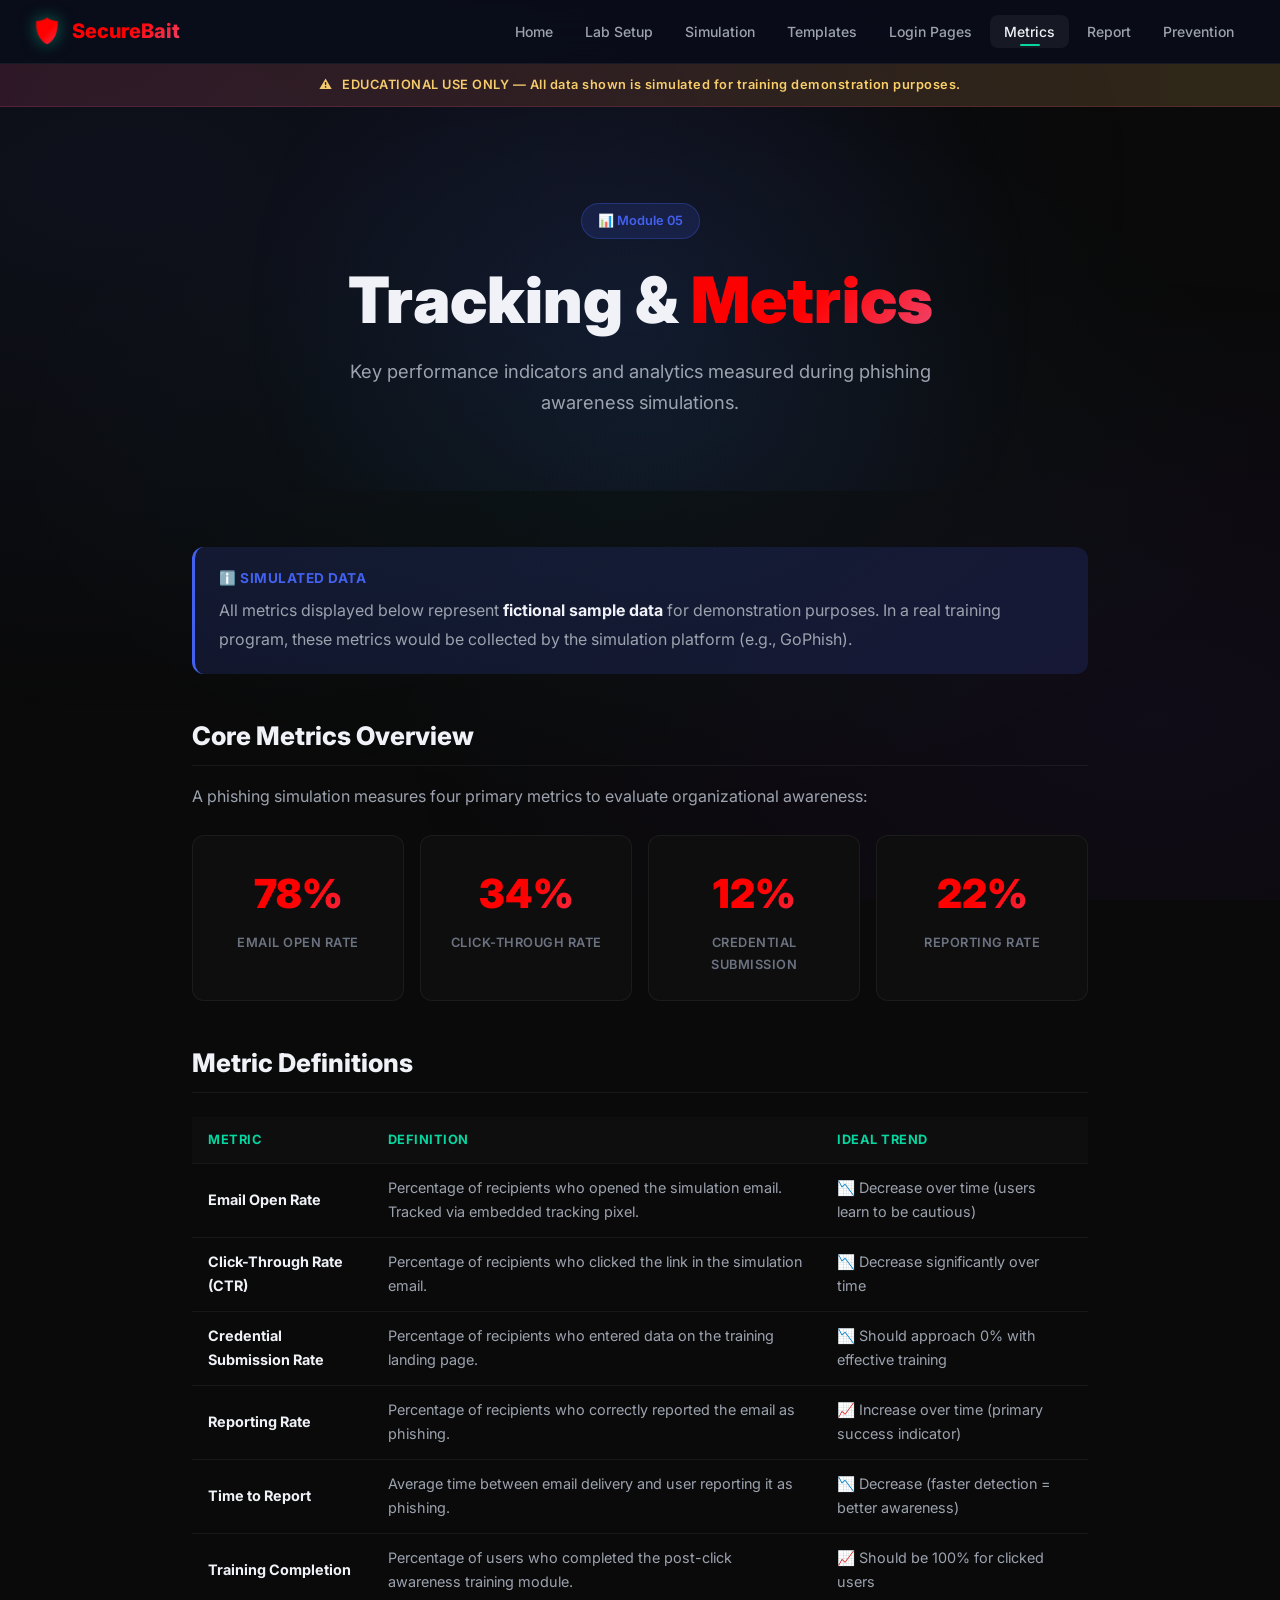
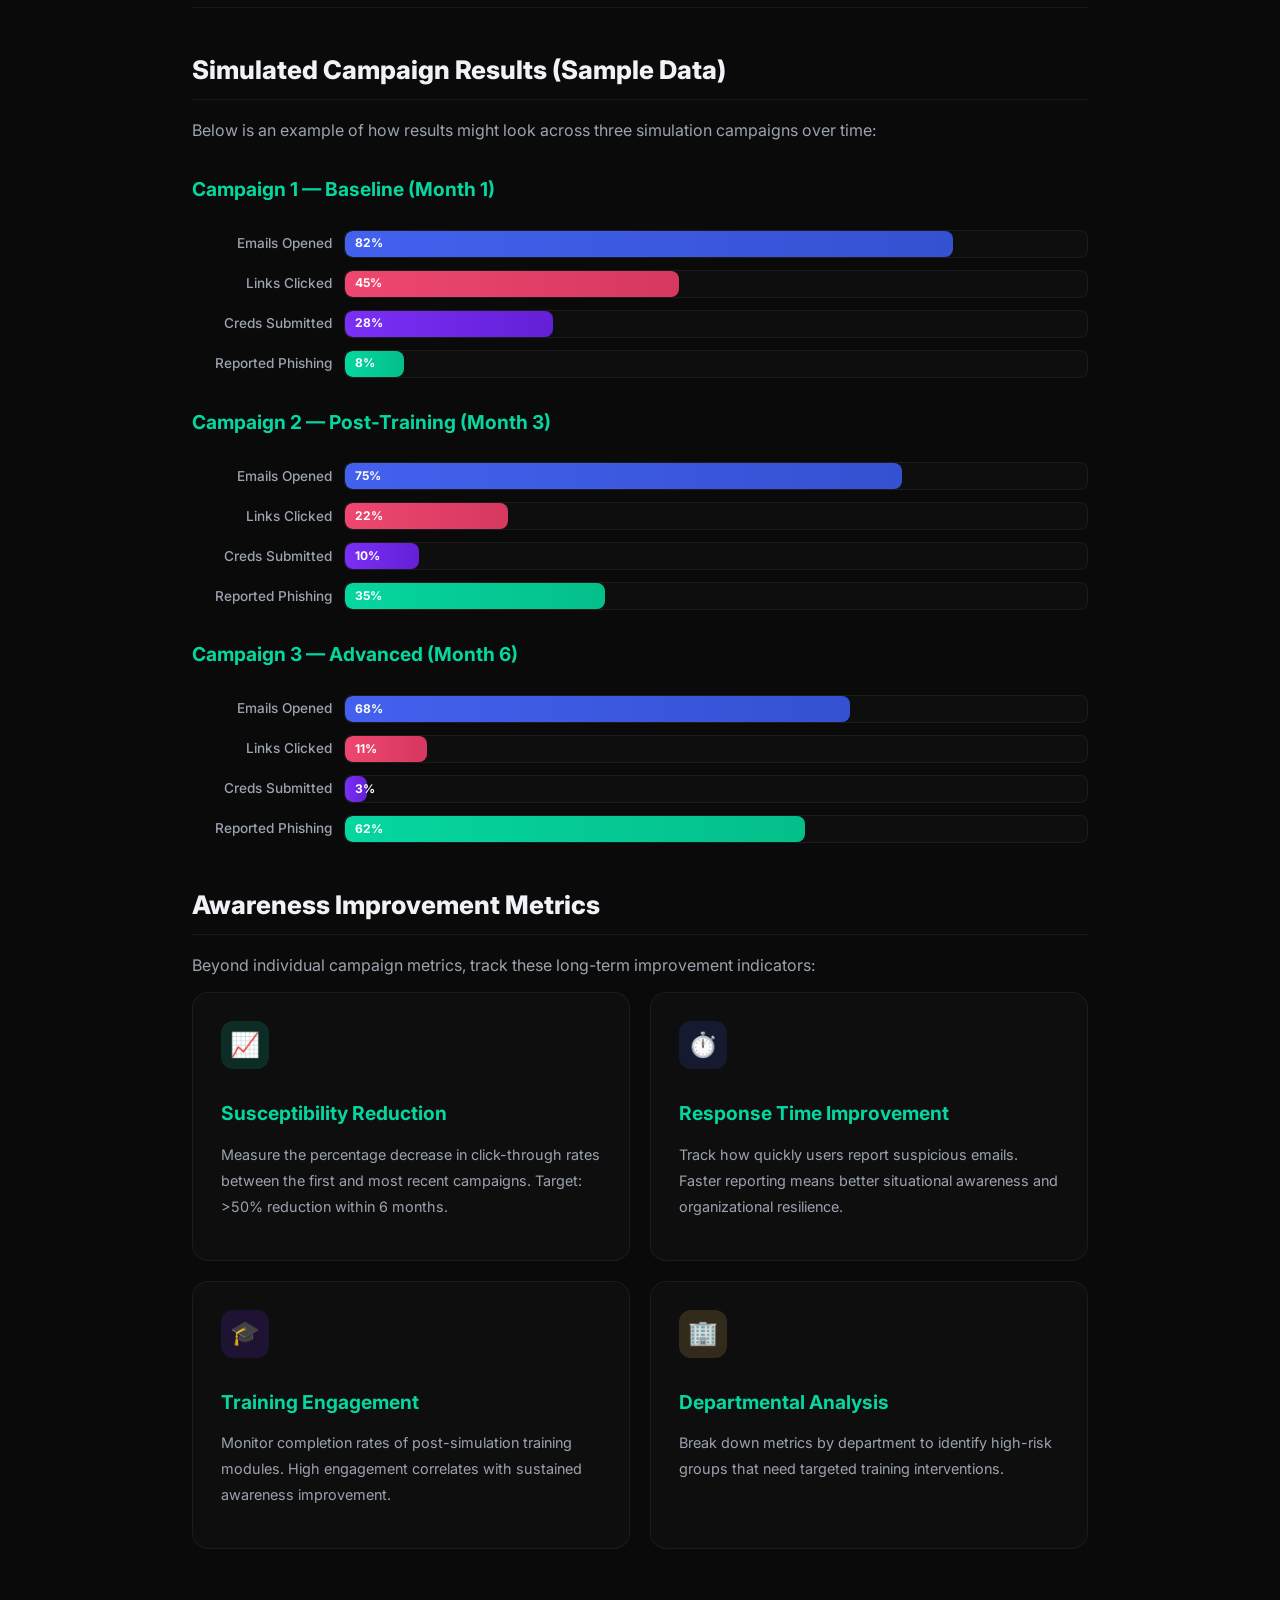
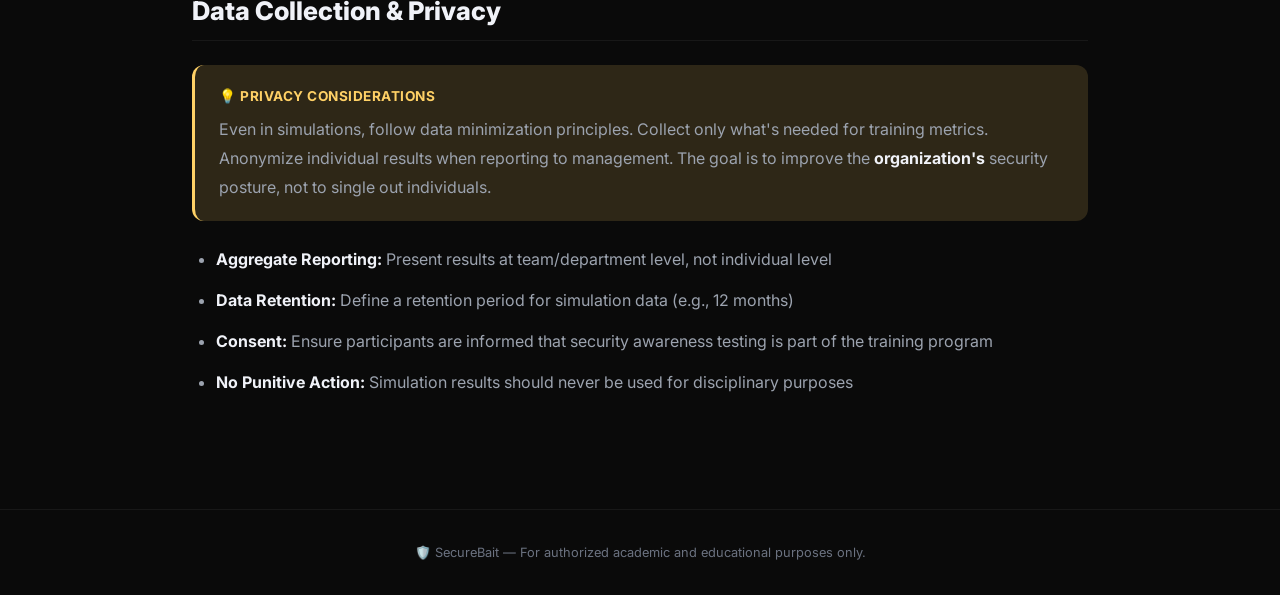
<file: pages/metrics.html>
<!DOCTYPE html>
<html lang="en">
<head>
  <meta charset="UTF-8">
  <meta name="viewport" content="width=device-width, initial-scale=1.0">
  <meta name="description" content="Tracking & Metrics — Key performance indicators measured during phishing simulations.">
  <title>Tracking & Metrics — SecureBait</title>
  <link rel="stylesheet" href="../css/styles.css">
</head>
<body>
  <div class="bg-mesh"></div>
  <nav class="navbar" id="navbar">
    <a href="../index.html" class="nav-brand"><span class="shield">🛡️</span><span>SecureBait</span></a>
    <ul class="nav-links" id="navLinks">
      <li><a href="../index.html">Home</a></li>
      <li><a href="lab-setup.html">Lab Setup</a></li>
      <li><a href="simulation.html">Simulation</a></li>
      <li><a href="templates.html">Templates</a></li>
      <li><a href="login-concepts.html">Login Pages</a></li>
      <li><a href="metrics.html" class="active">Metrics</a></li>
      <li><a href="report.html">Report</a></li>
      <li><a href="prevention.html">Prevention</a></li>
    </ul>
    <button class="nav-hamburger" id="hamburger" aria-label="Toggle navigation"><span></span><span></span><span></span></button>
  </nav>
  <div class="ethical-banner"><span class="icon">⚠️</span> EDUCATIONAL USE ONLY — All data shown is simulated for training demonstration purposes.</div>

  <main class="main-content">
    <section class="hero" style="padding-bottom: 2rem;">
      <div class="hero-badge fade-in">📊 Module 05</div>
      <h1 class="fade-in fade-in-d1">Tracking & <span class="gradient-text">Metrics</span></h1>
      <p class="fade-in fade-in-d2">Key performance indicators and analytics measured during phishing awareness simulations.</p>
    </section>

    <div class="page-content">
      <div class="info-box info fade-in">
        <div class="info-title">ℹ️ Simulated Data</div>
        <p>All metrics displayed below represent <strong>fictional sample data</strong> for demonstration purposes. In a real training program, these metrics would be collected by the simulation platform (e.g., GoPhish).</p>
      </div>

      <h2>Core Metrics Overview</h2>
      <p>A phishing simulation measures four primary metrics to evaluate organizational awareness:</p>

      <div class="metrics-grid fade-in">
        <div class="metric-card">
          <div class="metric-value">78%</div>
          <div class="metric-label">Email Open Rate</div>
        </div>
        <div class="metric-card">
          <div class="metric-value">34%</div>
          <div class="metric-label">Click-Through Rate</div>
        </div>
        <div class="metric-card">
          <div class="metric-value">12%</div>
          <div class="metric-label">Credential Submission</div>
        </div>
        <div class="metric-card">
          <div class="metric-value">22%</div>
          <div class="metric-label">Reporting Rate</div>
        </div>
      </div>

      <h2>Metric Definitions</h2>
      <table class="report-table fade-in">
        <thead>
          <tr><th>Metric</th><th>Definition</th><th>Ideal Trend</th></tr>
        </thead>
        <tbody>
          <tr>
            <td><strong>Email Open Rate</strong></td>
            <td>Percentage of recipients who opened the simulation email. Tracked via embedded tracking pixel.</td>
            <td>📉 Decrease over time (users learn to be cautious)</td>
          </tr>
          <tr>
            <td><strong>Click-Through Rate (CTR)</strong></td>
            <td>Percentage of recipients who clicked the link in the simulation email.</td>
            <td>📉 Decrease significantly over time</td>
          </tr>
          <tr>
            <td><strong>Credential Submission Rate</strong></td>
            <td>Percentage of recipients who entered data on the training landing page.</td>
            <td>📉 Should approach 0% with effective training</td>
          </tr>
          <tr>
            <td><strong>Reporting Rate</strong></td>
            <td>Percentage of recipients who correctly reported the email as phishing.</td>
            <td>📈 Increase over time (primary success indicator)</td>
          </tr>
          <tr>
            <td><strong>Time to Report</strong></td>
            <td>Average time between email delivery and user reporting it as phishing.</td>
            <td>📉 Decrease (faster detection = better awareness)</td>
          </tr>
          <tr>
            <td><strong>Training Completion</strong></td>
            <td>Percentage of users who completed the post-click awareness training module.</td>
            <td>📈 Should be 100% for clicked users</td>
          </tr>
        </tbody>
      </table>

      <h2>Simulated Campaign Results (Sample Data)</h2>
      <p>Below is an example of how results might look across three simulation campaigns over time:</p>

      <h3>Campaign 1 — Baseline (Month 1)</h3>
      <div class="chart-bar-group fade-in">
        <div class="chart-bar-item">
          <span class="chart-bar-label">Emails Opened</span>
          <div class="chart-bar-track"><div class="chart-bar-fill blue" data-width="82%">82%</div></div>
        </div>
        <div class="chart-bar-item">
          <span class="chart-bar-label">Links Clicked</span>
          <div class="chart-bar-track"><div class="chart-bar-fill red" data-width="45%">45%</div></div>
        </div>
        <div class="chart-bar-item">
          <span class="chart-bar-label">Creds Submitted</span>
          <div class="chart-bar-track"><div class="chart-bar-fill purple" data-width="28%">28%</div></div>
        </div>
        <div class="chart-bar-item">
          <span class="chart-bar-label">Reported Phishing</span>
          <div class="chart-bar-track"><div class="chart-bar-fill cyan" data-width="8%">8%</div></div>
        </div>
      </div>

      <h3>Campaign 2 — Post-Training (Month 3)</h3>
      <div class="chart-bar-group fade-in">
        <div class="chart-bar-item">
          <span class="chart-bar-label">Emails Opened</span>
          <div class="chart-bar-track"><div class="chart-bar-fill blue" data-width="75%">75%</div></div>
        </div>
        <div class="chart-bar-item">
          <span class="chart-bar-label">Links Clicked</span>
          <div class="chart-bar-track"><div class="chart-bar-fill red" data-width="22%">22%</div></div>
        </div>
        <div class="chart-bar-item">
          <span class="chart-bar-label">Creds Submitted</span>
          <div class="chart-bar-track"><div class="chart-bar-fill purple" data-width="10%">10%</div></div>
        </div>
        <div class="chart-bar-item">
          <span class="chart-bar-label">Reported Phishing</span>
          <div class="chart-bar-track"><div class="chart-bar-fill cyan" data-width="35%">35%</div></div>
        </div>
      </div>

      <h3>Campaign 3 — Advanced (Month 6)</h3>
      <div class="chart-bar-group fade-in">
        <div class="chart-bar-item">
          <span class="chart-bar-label">Emails Opened</span>
          <div class="chart-bar-track"><div class="chart-bar-fill blue" data-width="68%">68%</div></div>
        </div>
        <div class="chart-bar-item">
          <span class="chart-bar-label">Links Clicked</span>
          <div class="chart-bar-track"><div class="chart-bar-fill red" data-width="11%">11%</div></div>
        </div>
        <div class="chart-bar-item">
          <span class="chart-bar-label">Creds Submitted</span>
          <div class="chart-bar-track"><div class="chart-bar-fill purple" data-width="3%">3%</div></div>
        </div>
        <div class="chart-bar-item">
          <span class="chart-bar-label">Reported Phishing</span>
          <div class="chart-bar-track"><div class="chart-bar-fill cyan" data-width="62%">62%</div></div>
        </div>
      </div>

      <h2>Awareness Improvement Metrics</h2>
      <p>Beyond individual campaign metrics, track these long-term improvement indicators:</p>

      <div class="cards-grid fade-in" style="max-width:100%;">
        <div class="card" style="cursor:default;">
          <div class="card-icon cyan">📈</div>
          <h3>Susceptibility Reduction</h3>
          <p>Measure the percentage decrease in click-through rates between the first and most recent campaigns. Target: >50% reduction within 6 months.</p>
        </div>
        <div class="card" style="cursor:default;">
          <div class="card-icon blue">⏱️</div>
          <h3>Response Time Improvement</h3>
          <p>Track how quickly users report suspicious emails. Faster reporting means better situational awareness and organizational resilience.</p>
        </div>
        <div class="card" style="cursor:default;">
          <div class="card-icon purple">🎓</div>
          <h3>Training Engagement</h3>
          <p>Monitor completion rates of post-simulation training modules. High engagement correlates with sustained awareness improvement.</p>
        </div>
        <div class="card" style="cursor:default;">
          <div class="card-icon amber">🏢</div>
          <h3>Departmental Analysis</h3>
          <p>Break down metrics by department to identify high-risk groups that need targeted training interventions.</p>
        </div>
      </div>

      <h2>Data Collection & Privacy</h2>
      <div class="info-box tip fade-in">
        <div class="info-title">💡 Privacy Considerations</div>
        <p>Even in simulations, follow data minimization principles. Collect only what's needed for training metrics. Anonymize individual results when reporting to management. The goal is to improve the <strong>organization's</strong> security posture, not to single out individuals.</p>
      </div>

      <ul>
        <li><strong>Aggregate Reporting:</strong> Present results at team/department level, not individual level</li>
        <li><strong>Data Retention:</strong> Define a retention period for simulation data (e.g., 12 months)</li>
        <li><strong>Consent:</strong> Ensure participants are informed that security awareness testing is part of the training program</li>
        <li><strong>No Punitive Action:</strong> Simulation results should never be used for disciplinary purposes</li>
      </ul>
    </div>
  </main>

  <footer class="footer"><p>🛡️ SecureBait — For authorized academic and educational purposes only.</p></footer>
  <script src="../js/app.js"></script>
</body>
</html>
</file>
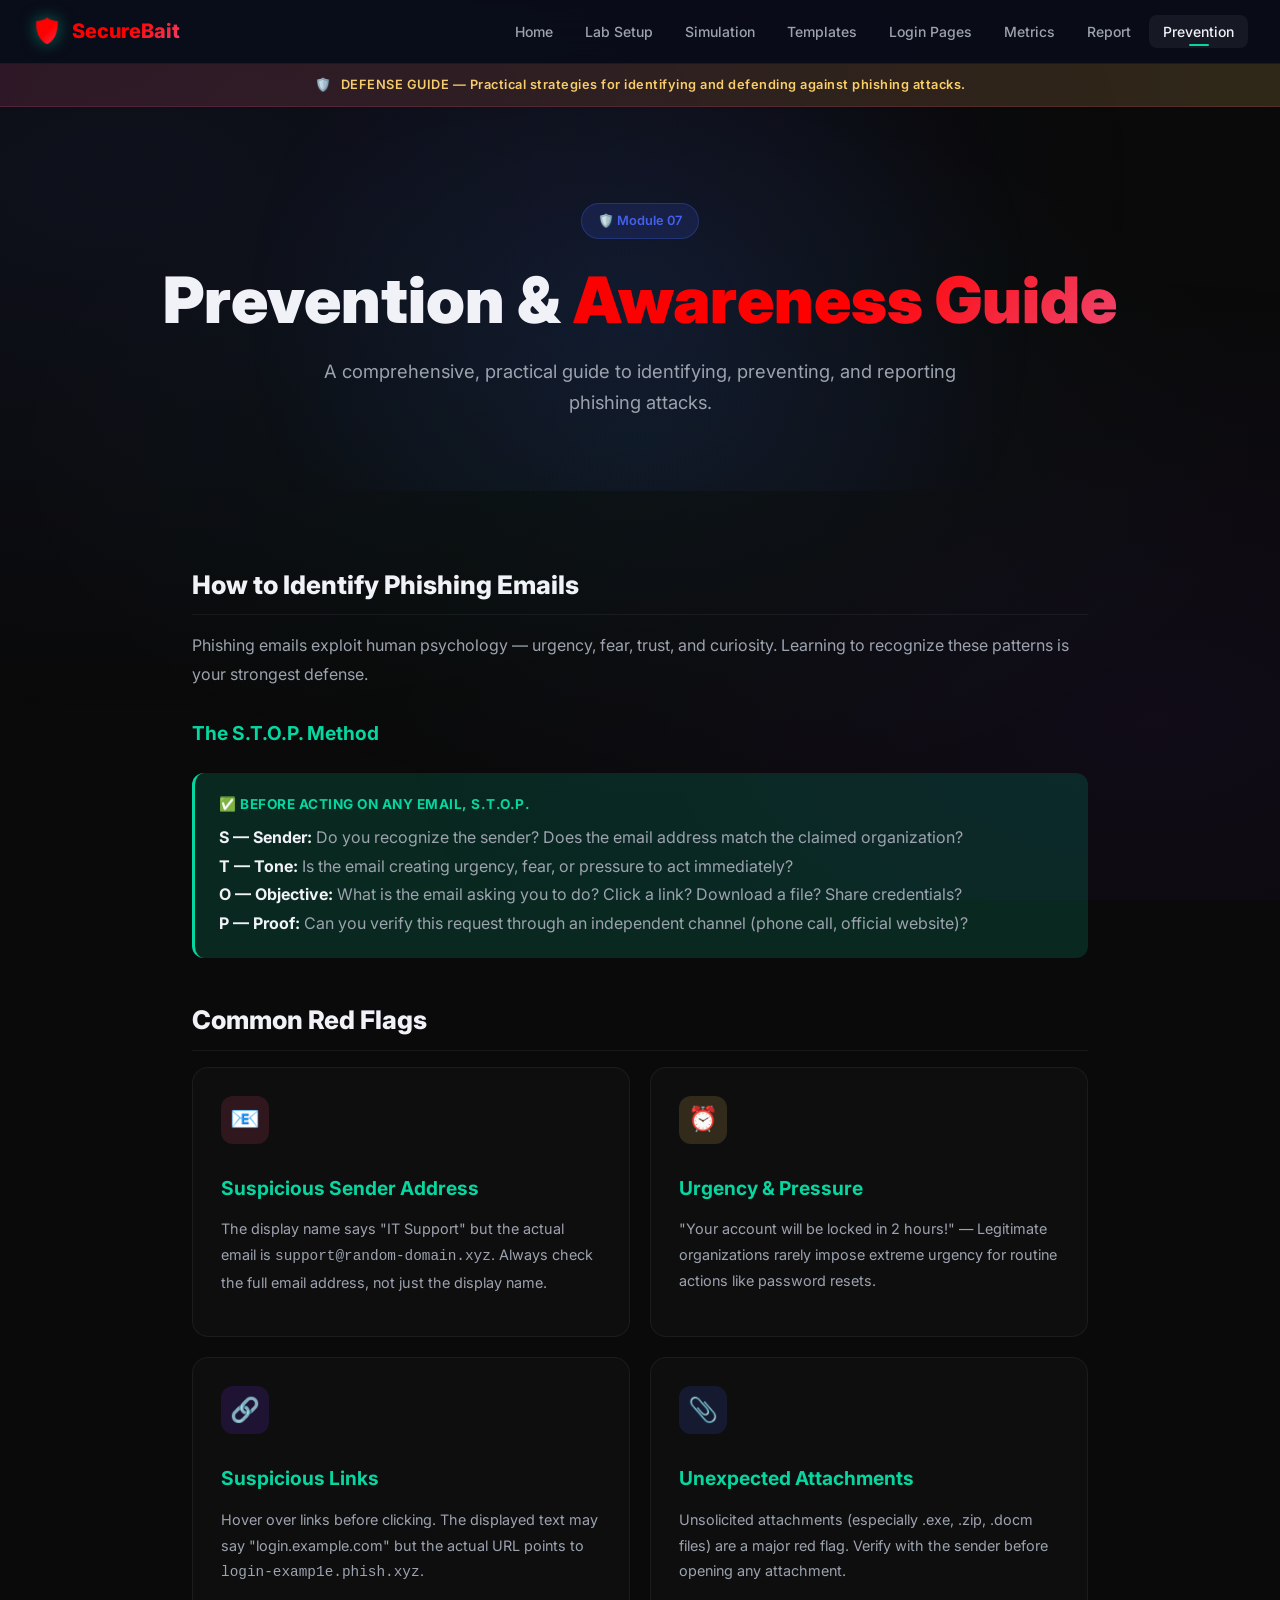
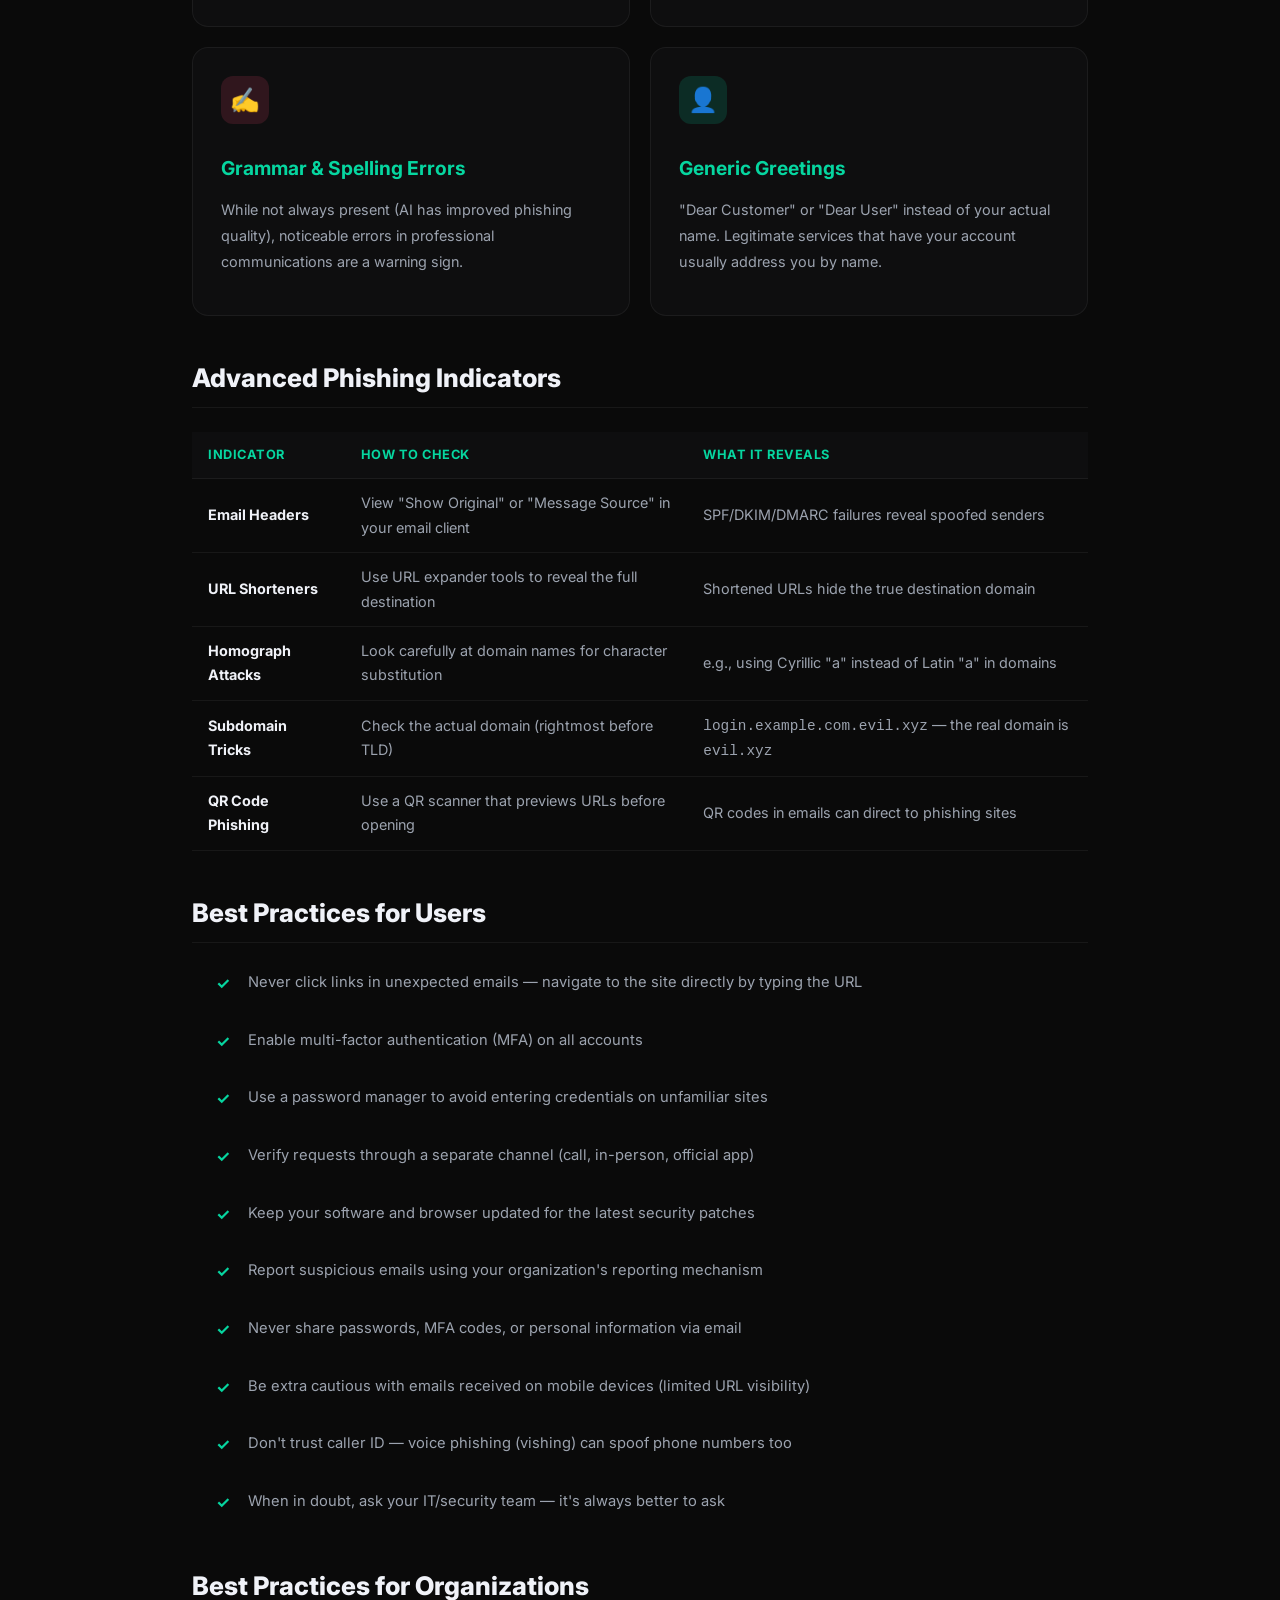
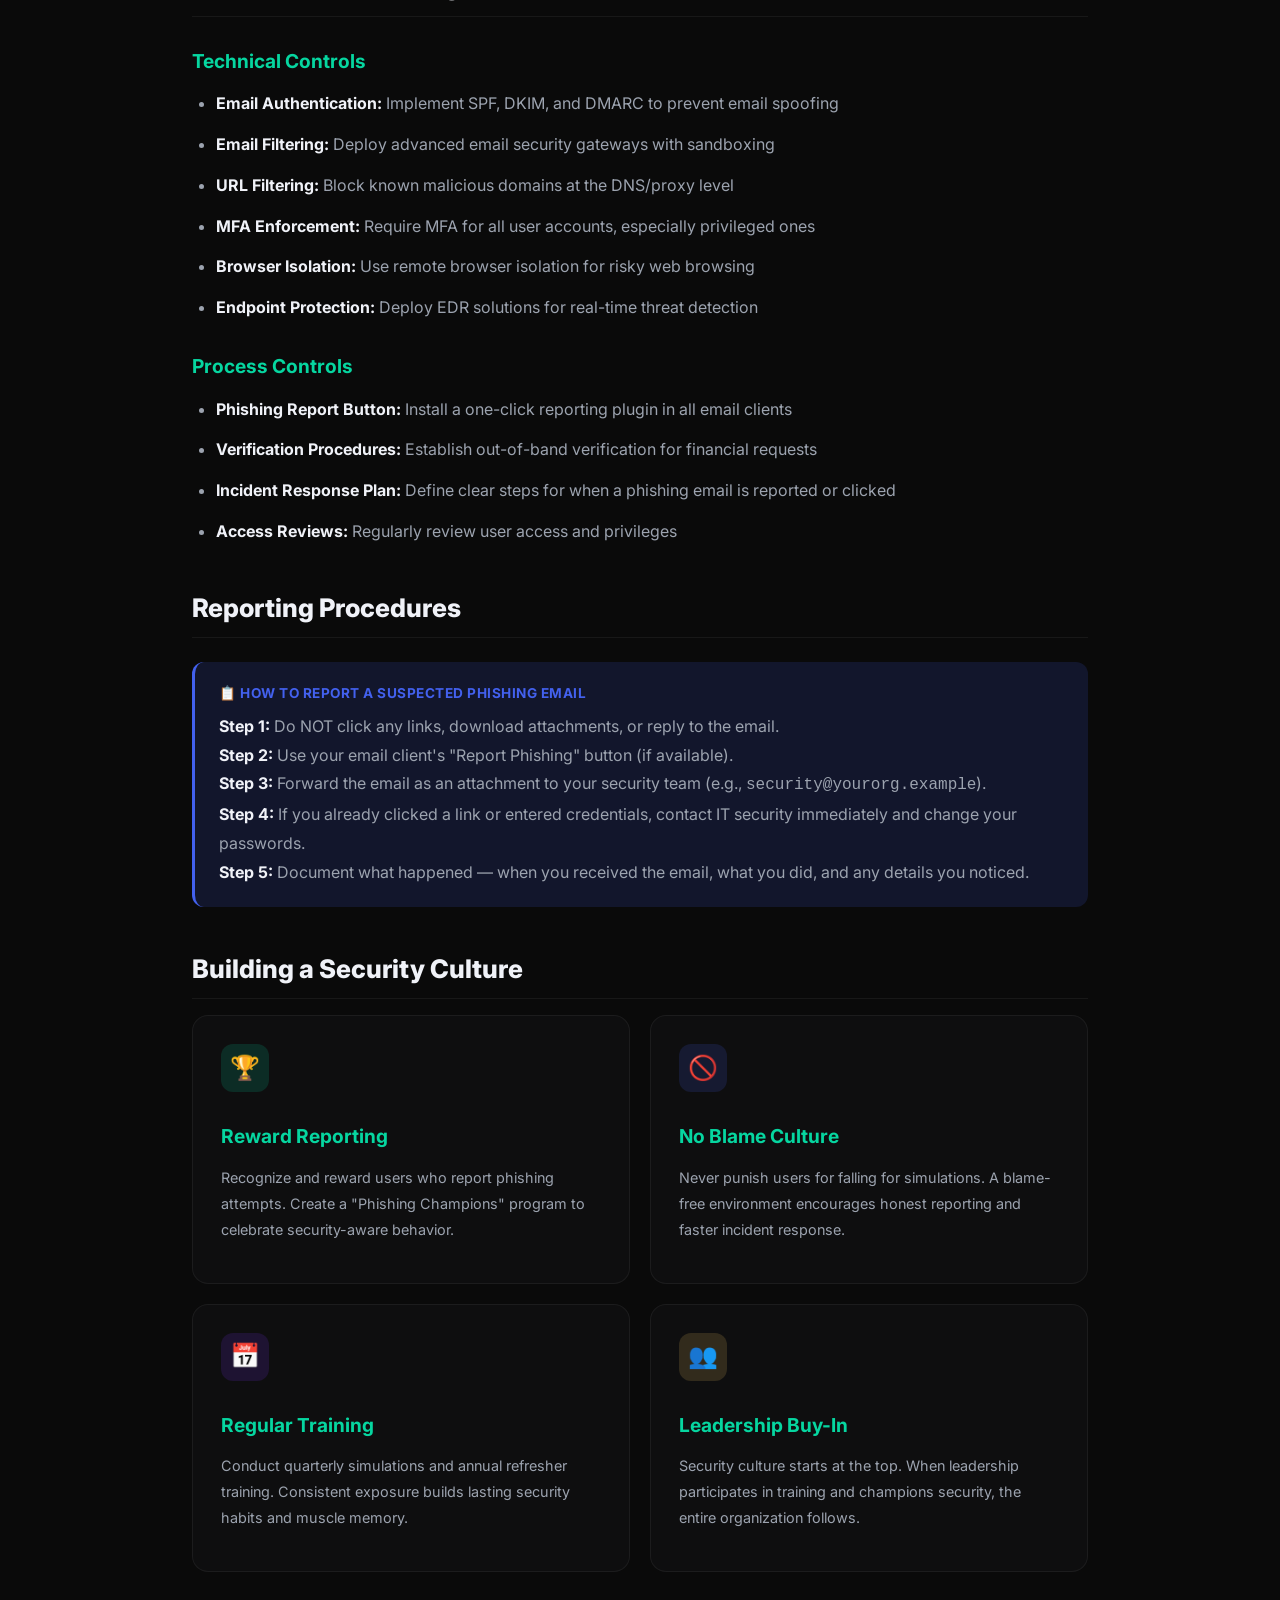
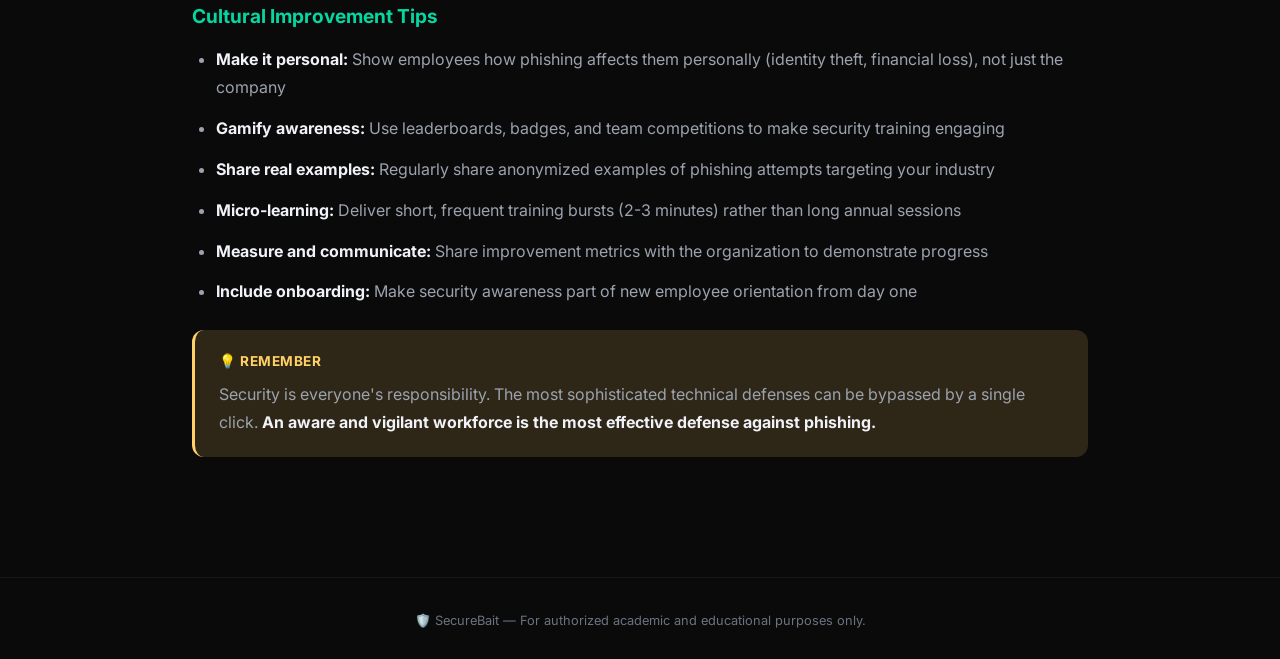
<file: pages/prevention.html>
<!DOCTYPE html>
<html lang="en">
<head>
  <meta charset="UTF-8">
  <meta name="viewport" content="width=device-width, initial-scale=1.0">
  <meta name="description" content="Phishing Prevention & Awareness Guide — Practical strategies for identifying and defending against phishing.">
  <title>Prevention Guide — SecureBait</title>
  <link rel="stylesheet" href="../css/styles.css">
</head>
<body>
  <div class="bg-mesh"></div>
  <nav class="navbar" id="navbar">
    <a href="../index.html" class="nav-brand"><span class="shield">🛡️</span><span>SecureBait</span></a>
    <ul class="nav-links" id="navLinks">
      <li><a href="../index.html">Home</a></li>
      <li><a href="lab-setup.html">Lab Setup</a></li>
      <li><a href="simulation.html">Simulation</a></li>
      <li><a href="templates.html">Templates</a></li>
      <li><a href="login-concepts.html">Login Pages</a></li>
      <li><a href="metrics.html">Metrics</a></li>
      <li><a href="report.html">Report</a></li>
      <li><a href="prevention.html" class="active">Prevention</a></li>
    </ul>
    <button class="nav-hamburger" id="hamburger" aria-label="Toggle navigation"><span></span><span></span><span></span></button>
  </nav>
  <div class="ethical-banner"><span class="icon">🛡️</span> DEFENSE GUIDE — Practical strategies for identifying and defending against phishing attacks.</div>

  <main class="main-content">
    <section class="hero" style="padding-bottom: 2rem;">
      <div class="hero-badge fade-in">🛡️ Module 07</div>
      <h1 class="fade-in fade-in-d1">Prevention & <span class="gradient-text">Awareness Guide</span></h1>
      <p class="fade-in fade-in-d2">A comprehensive, practical guide to identifying, preventing, and reporting phishing attacks.</p>
    </section>

    <div class="page-content">

      <!-- How to Identify -->
      <h2>How to Identify Phishing Emails</h2>
      <p>Phishing emails exploit human psychology — urgency, fear, trust, and curiosity. Learning to recognize these patterns is your strongest defense.</p>

      <h3>The S.T.O.P. Method</h3>
      <div class="info-box success fade-in">
        <div class="info-title">✅ Before Acting on Any Email, S.T.O.P.</div>
        <p>
          <strong>S — Sender:</strong> Do you recognize the sender? Does the email address match the claimed organization?<br>
          <strong>T — Tone:</strong> Is the email creating urgency, fear, or pressure to act immediately?<br>
          <strong>O — Objective:</strong> What is the email asking you to do? Click a link? Download a file? Share credentials?<br>
          <strong>P — Proof:</strong> Can you verify this request through an independent channel (phone call, official website)?
        </p>
      </div>

      <!-- Red Flags -->
      <h2>Common Red Flags</h2>
      <div class="cards-grid fade-in" style="max-width:100%;">
        <div class="card" style="cursor:default;">
          <div class="card-icon red">📧</div>
          <h3>Suspicious Sender Address</h3>
          <p>The display name says "IT Support" but the actual email is <code>support@random-domain.xyz</code>. Always check the full email address, not just the display name.</p>
        </div>
        <div class="card" style="cursor:default;">
          <div class="card-icon amber">⏰</div>
          <h3>Urgency & Pressure</h3>
          <p>"Your account will be locked in 2 hours!" — Legitimate organizations rarely impose extreme urgency for routine actions like password resets.</p>
        </div>
        <div class="card" style="cursor:default;">
          <div class="card-icon purple">🔗</div>
          <h3>Suspicious Links</h3>
          <p>Hover over links before clicking. The displayed text may say "login.example.com" but the actual URL points to <code>login-examp1e.phish.xyz</code>.</p>
        </div>
        <div class="card" style="cursor:default;">
          <div class="card-icon blue">📎</div>
          <h3>Unexpected Attachments</h3>
          <p>Unsolicited attachments (especially .exe, .zip, .docm files) are a major red flag. Verify with the sender before opening any attachment.</p>
        </div>
        <div class="card" style="cursor:default;">
          <div class="card-icon red">✍️</div>
          <h3>Grammar & Spelling Errors</h3>
          <p>While not always present (AI has improved phishing quality), noticeable errors in professional communications are a warning sign.</p>
        </div>
        <div class="card" style="cursor:default;">
          <div class="card-icon cyan">👤</div>
          <h3>Generic Greetings</h3>
          <p>"Dear Customer" or "Dear User" instead of your actual name. Legitimate services that have your account usually address you by name.</p>
        </div>
      </div>

      <!-- Advanced Indicators -->
      <h2>Advanced Phishing Indicators</h2>
      <table class="report-table fade-in">
        <thead><tr><th>Indicator</th><th>How to Check</th><th>What It Reveals</th></tr></thead>
        <tbody>
          <tr>
            <td><strong>Email Headers</strong></td>
            <td>View "Show Original" or "Message Source" in your email client</td>
            <td>SPF/DKIM/DMARC failures reveal spoofed senders</td>
          </tr>
          <tr>
            <td><strong>URL Shorteners</strong></td>
            <td>Use URL expander tools to reveal the full destination</td>
            <td>Shortened URLs hide the true destination domain</td>
          </tr>
          <tr>
            <td><strong>Homograph Attacks</strong></td>
            <td>Look carefully at domain names for character substitution</td>
            <td>e.g., using Cyrillic "а" instead of Latin "a" in domains</td>
          </tr>
          <tr>
            <td><strong>Subdomain Tricks</strong></td>
            <td>Check the actual domain (rightmost before TLD)</td>
            <td><code>login.example.com.evil.xyz</code> — the real domain is <code>evil.xyz</code></td>
          </tr>
          <tr>
            <td><strong>QR Code Phishing</strong></td>
            <td>Use a QR scanner that previews URLs before opening</td>
            <td>QR codes in emails can direct to phishing sites</td>
          </tr>
        </tbody>
      </table>

      <!-- Best Practices for Users -->
      <h2>Best Practices for Users</h2>
      <ul class="checklist fade-in">
        <li>Never click links in unexpected emails — navigate to the site directly by typing the URL</li>
        <li>Enable multi-factor authentication (MFA) on all accounts</li>
        <li>Use a password manager to avoid entering credentials on unfamiliar sites</li>
        <li>Verify requests through a separate channel (call, in-person, official app)</li>
        <li>Keep your software and browser updated for the latest security patches</li>
        <li>Report suspicious emails using your organization's reporting mechanism</li>
        <li>Never share passwords, MFA codes, or personal information via email</li>
        <li>Be extra cautious with emails received on mobile devices (limited URL visibility)</li>
        <li>Don't trust caller ID — voice phishing (vishing) can spoof phone numbers too</li>
        <li>When in doubt, ask your IT/security team — it's always better to ask</li>
      </ul>

      <!-- Best Practices for Organizations -->
      <h2>Best Practices for Organizations</h2>

      <h3>Technical Controls</h3>
      <ul>
        <li><strong>Email Authentication:</strong> Implement SPF, DKIM, and DMARC to prevent email spoofing</li>
        <li><strong>Email Filtering:</strong> Deploy advanced email security gateways with sandboxing</li>
        <li><strong>URL Filtering:</strong> Block known malicious domains at the DNS/proxy level</li>
        <li><strong>MFA Enforcement:</strong> Require MFA for all user accounts, especially privileged ones</li>
        <li><strong>Browser Isolation:</strong> Use remote browser isolation for risky web browsing</li>
        <li><strong>Endpoint Protection:</strong> Deploy EDR solutions for real-time threat detection</li>
      </ul>

      <h3>Process Controls</h3>
      <ul>
        <li><strong>Phishing Report Button:</strong> Install a one-click reporting plugin in all email clients</li>
        <li><strong>Verification Procedures:</strong> Establish out-of-band verification for financial requests</li>
        <li><strong>Incident Response Plan:</strong> Define clear steps for when a phishing email is reported or clicked</li>
        <li><strong>Access Reviews:</strong> Regularly review user access and privileges</li>
      </ul>

      <!-- Reporting Procedures -->
      <h2>Reporting Procedures</h2>
      <div class="info-box info fade-in">
        <div class="info-title">📋 How to Report a Suspected Phishing Email</div>
        <p>
          <strong>Step 1:</strong> Do NOT click any links, download attachments, or reply to the email.<br>
          <strong>Step 2:</strong> Use your email client's "Report Phishing" button (if available).<br>
          <strong>Step 3:</strong> Forward the email as an attachment to your security team (e.g., <code>security@yourorg.example</code>).<br>
          <strong>Step 4:</strong> If you already clicked a link or entered credentials, contact IT security immediately and change your passwords.<br>
          <strong>Step 5:</strong> Document what happened — when you received the email, what you did, and any details you noticed.
        </p>
      </div>

      <!-- Security Culture -->
      <h2>Building a Security Culture</h2>

      <div class="cards-grid fade-in" style="max-width:100%;">
        <div class="card" style="cursor:default;">
          <div class="card-icon cyan">🏆</div>
          <h3>Reward Reporting</h3>
          <p>Recognize and reward users who report phishing attempts. Create a "Phishing Champions" program to celebrate security-aware behavior.</p>
        </div>
        <div class="card" style="cursor:default;">
          <div class="card-icon blue">🚫</div>
          <h3>No Blame Culture</h3>
          <p>Never punish users for falling for simulations. A blame-free environment encourages honest reporting and faster incident response.</p>
        </div>
        <div class="card" style="cursor:default;">
          <div class="card-icon purple">📅</div>
          <h3>Regular Training</h3>
          <p>Conduct quarterly simulations and annual refresher training. Consistent exposure builds lasting security habits and muscle memory.</p>
        </div>
        <div class="card" style="cursor:default;">
          <div class="card-icon amber">👥</div>
          <h3>Leadership Buy-In</h3>
          <p>Security culture starts at the top. When leadership participates in training and champions security, the entire organization follows.</p>
        </div>
      </div>

      <h3>Cultural Improvement Tips</h3>
      <ul>
        <li><strong>Make it personal:</strong> Show employees how phishing affects them personally (identity theft, financial loss), not just the company</li>
        <li><strong>Gamify awareness:</strong> Use leaderboards, badges, and team competitions to make security training engaging</li>
        <li><strong>Share real examples:</strong> Regularly share anonymized examples of phishing attempts targeting your industry</li>
        <li><strong>Micro-learning:</strong> Deliver short, frequent training bursts (2-3 minutes) rather than long annual sessions</li>
        <li><strong>Measure and communicate:</strong> Share improvement metrics with the organization to demonstrate progress</li>
        <li><strong>Include onboarding:</strong> Make security awareness part of new employee orientation from day one</li>
      </ul>

      <div class="info-box tip fade-in">
        <div class="info-title">💡 Remember</div>
        <p>Security is everyone's responsibility. The most sophisticated technical defenses can be bypassed by a single click. <strong>An aware and vigilant workforce is the most effective defense against phishing.</strong></p>
      </div>

    </div>
  </main>

  <footer class="footer"><p>🛡️ SecureBait — For authorized academic and educational purposes only.</p></footer>
  <script src="../js/app.js"></script>
</body>
</html>
</file>
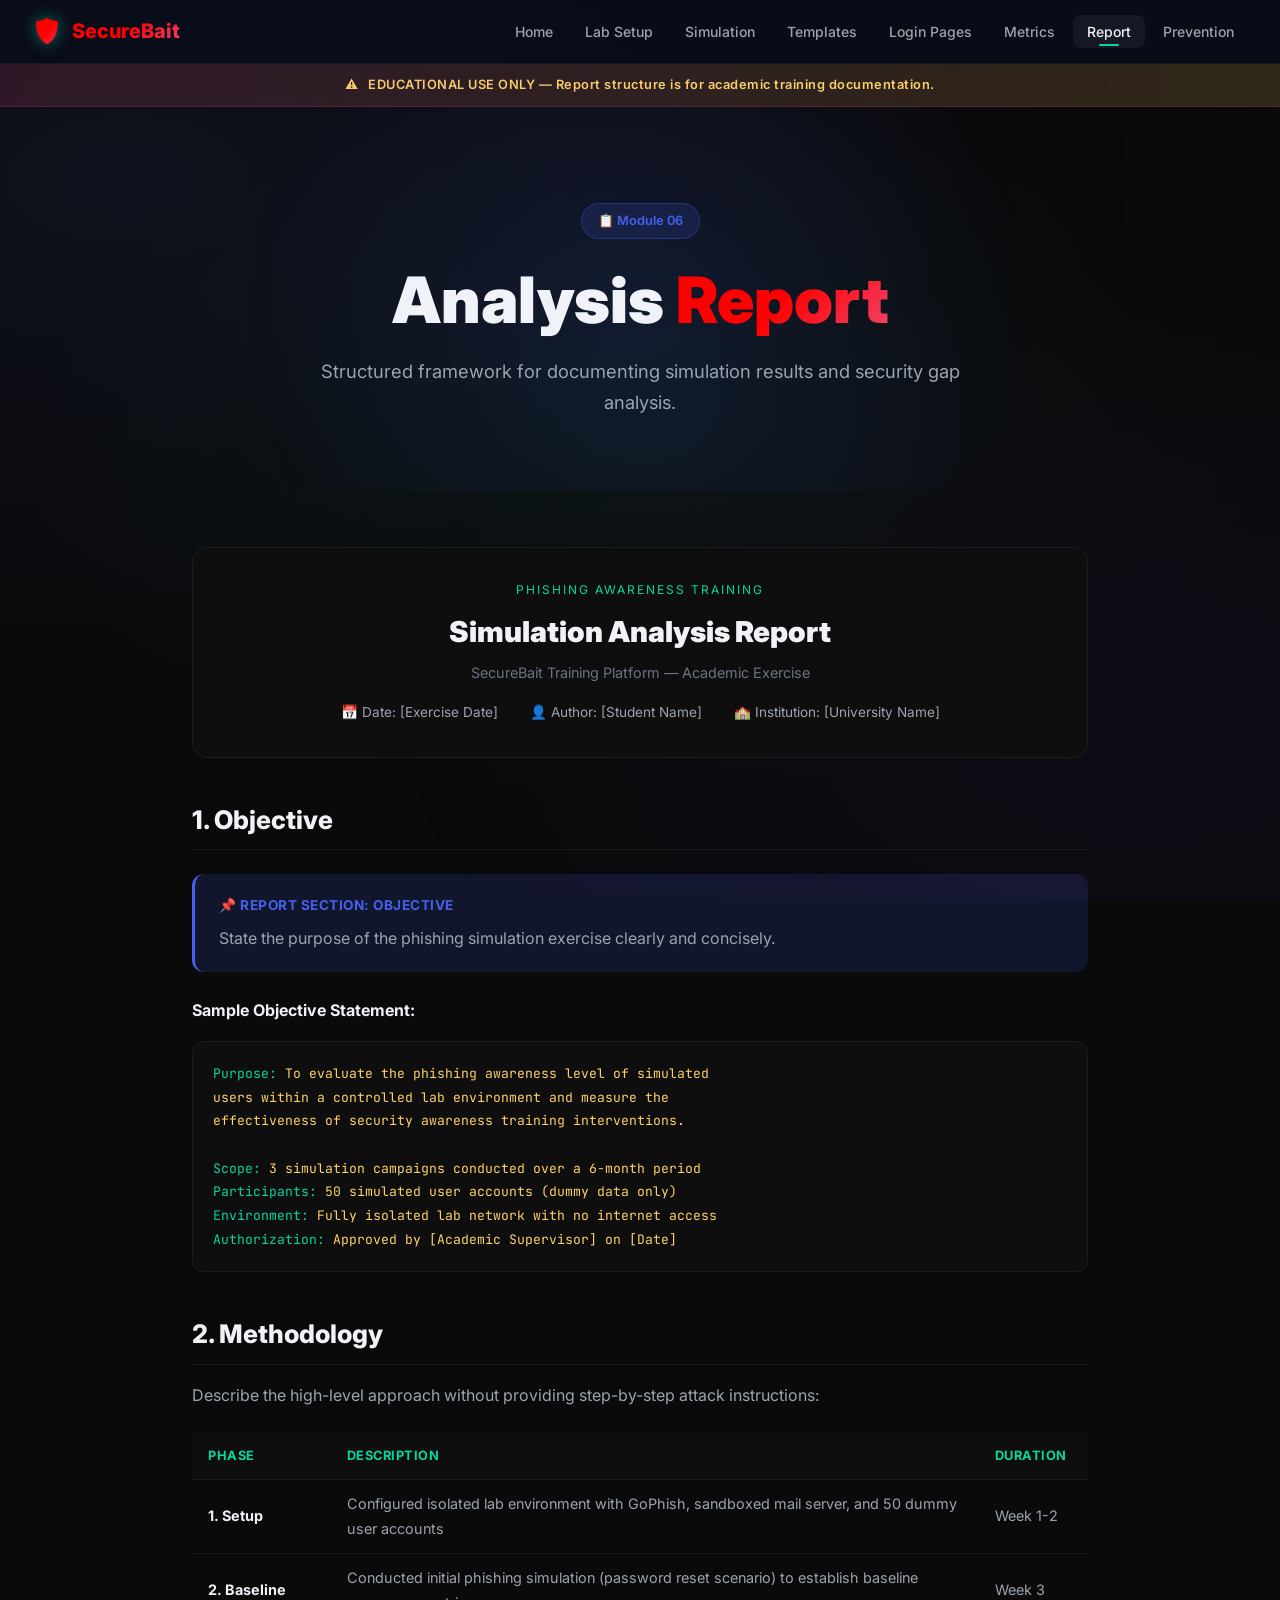
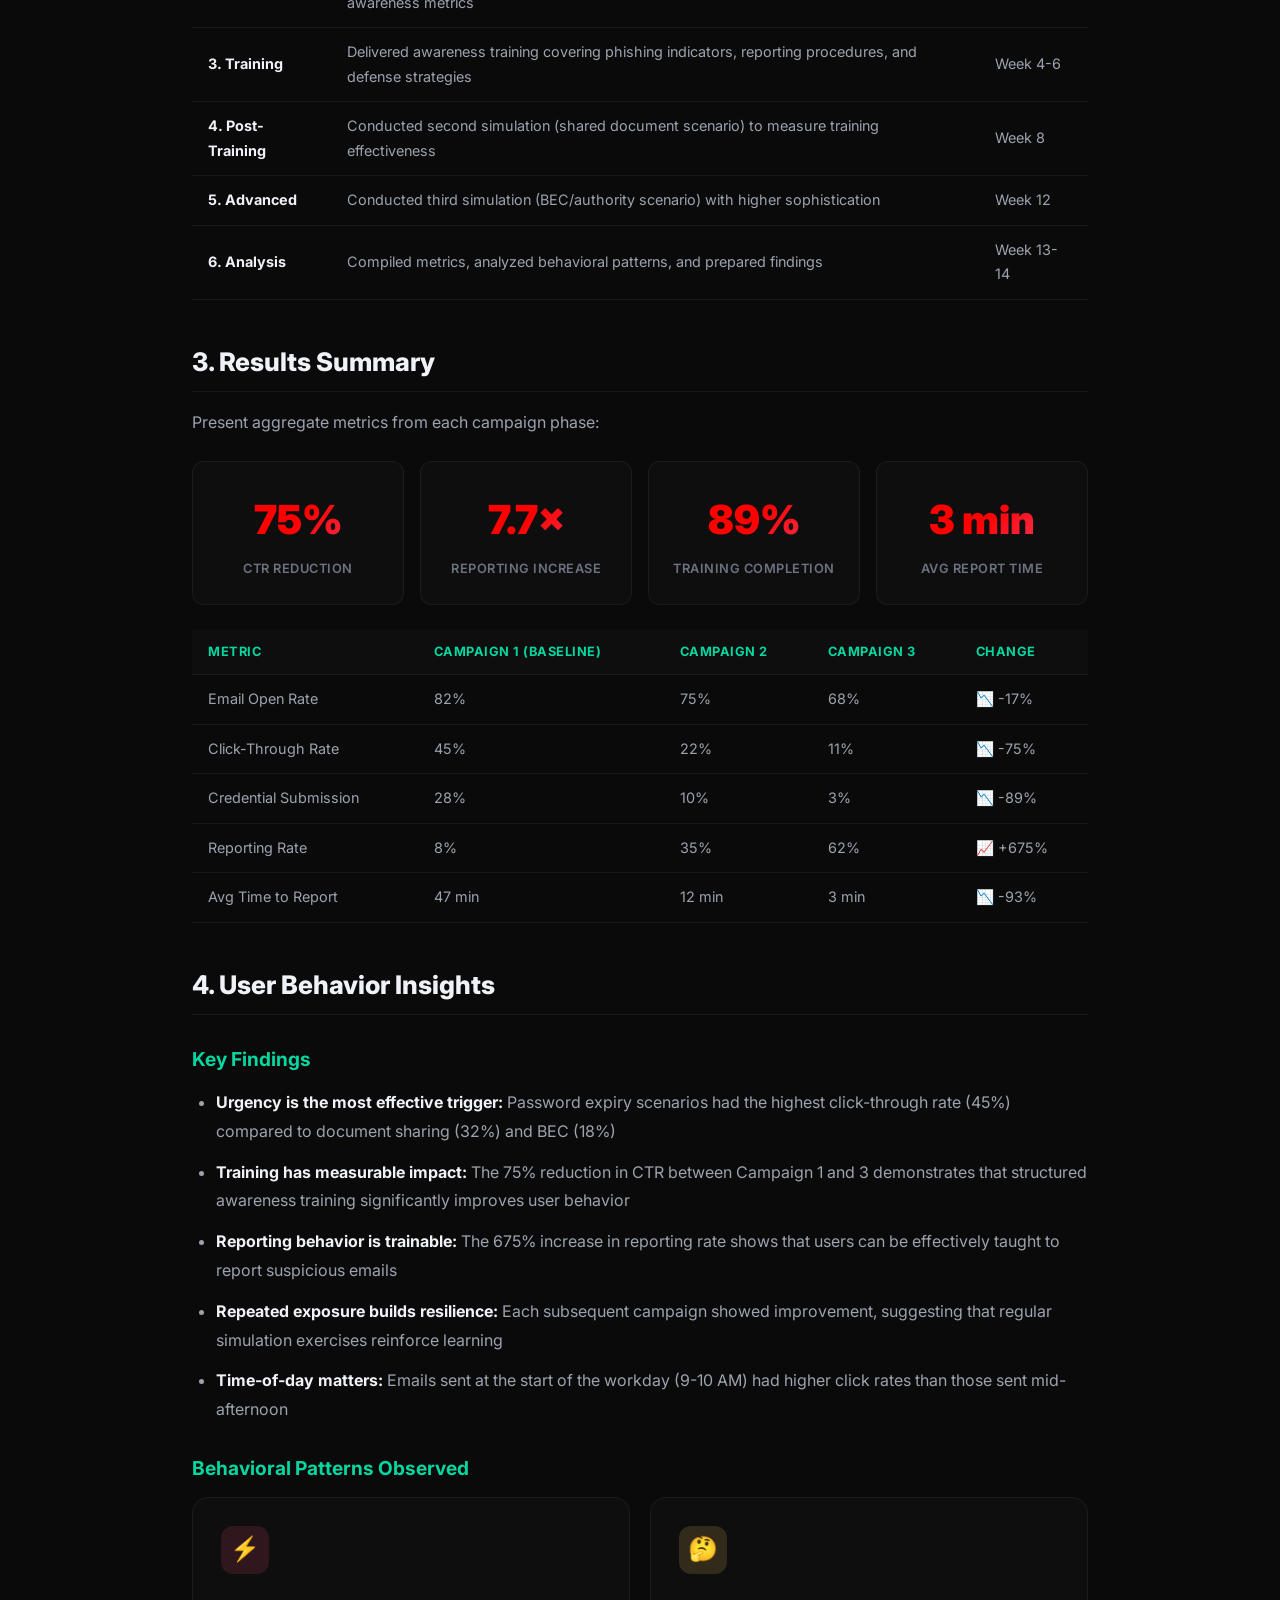
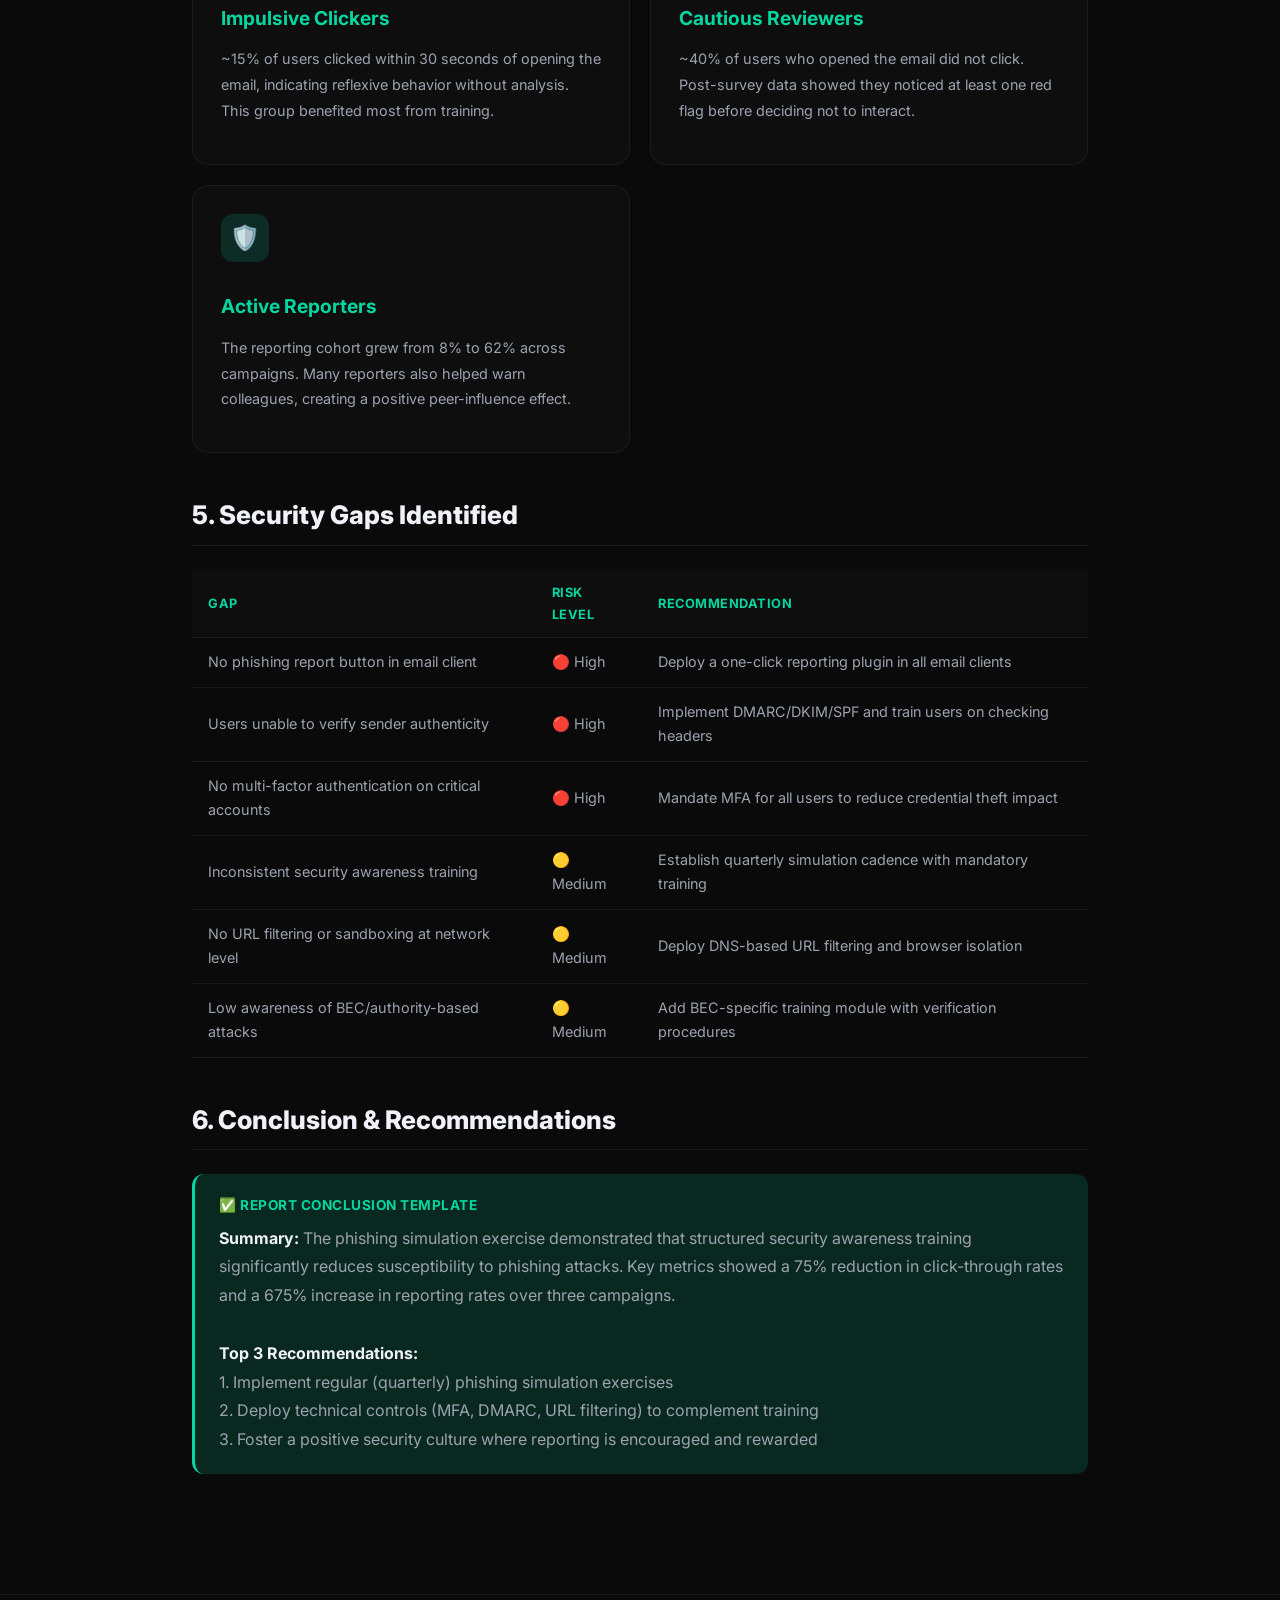
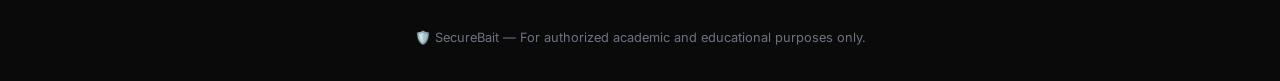
<file: pages/report.html>
<!DOCTYPE html>
<html lang="en">
<head>
  <meta charset="UTF-8">
  <meta name="viewport" content="width=device-width, initial-scale=1.0">
  <meta name="description" content="Analysis Report — Structured framework for phishing simulation reporting and analysis.">
  <title>Analysis Report — SecureBait</title>
  <link rel="stylesheet" href="../css/styles.css">
</head>
<body>
  <div class="bg-mesh"></div>
  <nav class="navbar" id="navbar">
    <a href="../index.html" class="nav-brand"><span class="shield">🛡️</span><span>SecureBait</span></a>
    <ul class="nav-links" id="navLinks">
      <li><a href="../index.html">Home</a></li>
      <li><a href="lab-setup.html">Lab Setup</a></li>
      <li><a href="simulation.html">Simulation</a></li>
      <li><a href="templates.html">Templates</a></li>
      <li><a href="login-concepts.html">Login Pages</a></li>
      <li><a href="metrics.html">Metrics</a></li>
      <li><a href="report.html" class="active">Report</a></li>
      <li><a href="prevention.html">Prevention</a></li>
    </ul>
    <button class="nav-hamburger" id="hamburger" aria-label="Toggle navigation"><span></span><span></span><span></span></button>
  </nav>
  <div class="ethical-banner"><span class="icon">⚠️</span> EDUCATIONAL USE ONLY — Report structure is for academic training documentation.</div>

  <main class="main-content">
    <section class="hero" style="padding-bottom: 2rem;">
      <div class="hero-badge fade-in">📋 Module 06</div>
      <h1 class="fade-in fade-in-d1">Analysis <span class="gradient-text">Report</span></h1>
      <p class="fade-in fade-in-d2">Structured framework for documenting simulation results and security gap analysis.</p>
    </section>

    <div class="page-content">

      <!-- Report Header -->
      <div class="arch-diagram fade-in" style="text-align:center;">
        <div style="font-size:0.75rem; text-transform:uppercase; letter-spacing:2px; color:var(--accent-cyan); margin-bottom:0.5rem;">Phishing Awareness Training</div>
        <div style="font-size:1.8rem; font-weight:900; margin-bottom:0.25rem;">Simulation Analysis Report</div>
        <div style="color:var(--text-muted); font-size:0.9rem;">SecureBait Training Platform — Academic Exercise</div>
        <div style="margin-top:1rem; display:flex; justify-content:center; gap:2rem; flex-wrap:wrap; font-size:0.85rem; color:var(--text-secondary);">
          <span>📅 Date: [Exercise Date]</span>
          <span>👤 Author: [Student Name]</span>
          <span>🏫 Institution: [University Name]</span>
        </div>
      </div>

      <!-- Section 1: Objective -->
      <h2>1. Objective</h2>
      <div class="info-box info fade-in">
        <div class="info-title">📌 Report Section: Objective</div>
        <p>State the purpose of the phishing simulation exercise clearly and concisely.</p>
      </div>
      <p><strong>Sample Objective Statement:</strong></p>
      <div class="code-block fade-in">
       
        <span class="key">Purpose:</span> <span class="val">To evaluate the phishing awareness level of simulated</span><br>
        <span class="val">users within a controlled lab environment and measure the</span><br>
        <span class="val">effectiveness of security awareness training interventions.</span><br><br>
        <span class="key">Scope:</span> <span class="val">3 simulation campaigns conducted over a 6-month period</span><br>
        <span class="key">Participants:</span> <span class="val">50 simulated user accounts (dummy data only)</span><br>
        <span class="key">Environment:</span> <span class="val">Fully isolated lab network with no internet access</span><br>
        <span class="key">Authorization:</span> <span class="val">Approved by [Academic Supervisor] on [Date]</span>
      </div>

      <!-- Section 2: Methodology -->
      <h2>2. Methodology</h2>
      <p>Describe the high-level approach without providing step-by-step attack instructions:</p>
      <table class="report-table fade-in">
        <thead><tr><th>Phase</th><th>Description</th><th>Duration</th></tr></thead>
        <tbody>
          <tr><td><strong>1. Setup</strong></td><td>Configured isolated lab environment with GoPhish, sandboxed mail server, and 50 dummy user accounts</td><td>Week 1-2</td></tr>
          <tr><td><strong>2. Baseline</strong></td><td>Conducted initial phishing simulation (password reset scenario) to establish baseline awareness metrics</td><td>Week 3</td></tr>
          <tr><td><strong>3. Training</strong></td><td>Delivered awareness training covering phishing indicators, reporting procedures, and defense strategies</td><td>Week 4-6</td></tr>
          <tr><td><strong>4. Post-Training</strong></td><td>Conducted second simulation (shared document scenario) to measure training effectiveness</td><td>Week 8</td></tr>
          <tr><td><strong>5. Advanced</strong></td><td>Conducted third simulation (BEC/authority scenario) with higher sophistication</td><td>Week 12</td></tr>
          <tr><td><strong>6. Analysis</strong></td><td>Compiled metrics, analyzed behavioral patterns, and prepared findings</td><td>Week 13-14</td></tr>
        </tbody>
      </table>

      <!-- Section 3: Results Summary -->
      <h2>3. Results Summary</h2>
      <p>Present aggregate metrics from each campaign phase:</p>

      <div class="metrics-grid fade-in">
        <div class="metric-card">
          <div class="metric-value">75%</div>
          <div class="metric-label">CTR Reduction</div>
        </div>
        <div class="metric-card">
          <div class="metric-value">7.7×</div>
          <div class="metric-label">Reporting Increase</div>
        </div>
        <div class="metric-card">
          <div class="metric-value">89%</div>
          <div class="metric-label">Training Completion</div>
        </div>
        <div class="metric-card">
          <div class="metric-value">3 min</div>
          <div class="metric-label">Avg Report Time</div>
        </div>
      </div>

      <table class="report-table fade-in">
        <thead><tr><th>Metric</th><th>Campaign 1 (Baseline)</th><th>Campaign 2</th><th>Campaign 3</th><th>Change</th></tr></thead>
        <tbody>
          <tr><td>Email Open Rate</td><td>82%</td><td>75%</td><td>68%</td><td>📉 -17%</td></tr>
          <tr><td>Click-Through Rate</td><td>45%</td><td>22%</td><td>11%</td><td>📉 -75%</td></tr>
          <tr><td>Credential Submission</td><td>28%</td><td>10%</td><td>3%</td><td>📉 -89%</td></tr>
          <tr><td>Reporting Rate</td><td>8%</td><td>35%</td><td>62%</td><td>📈 +675%</td></tr>
          <tr><td>Avg Time to Report</td><td>47 min</td><td>12 min</td><td>3 min</td><td>📉 -93%</td></tr>
        </tbody>
      </table>

      <!-- Section 4: User Behavior Insights -->
      <h2>4. User Behavior Insights</h2>

      <h3>Key Findings</h3>
      <ul>
        <li><strong>Urgency is the most effective trigger:</strong> Password expiry scenarios had the highest click-through rate (45%) compared to document sharing (32%) and BEC (18%)</li>
        <li><strong>Training has measurable impact:</strong> The 75% reduction in CTR between Campaign 1 and 3 demonstrates that structured awareness training significantly improves user behavior</li>
        <li><strong>Reporting behavior is trainable:</strong> The 675% increase in reporting rate shows that users can be effectively taught to report suspicious emails</li>
        <li><strong>Repeated exposure builds resilience:</strong> Each subsequent campaign showed improvement, suggesting that regular simulation exercises reinforce learning</li>
        <li><strong>Time-of-day matters:</strong> Emails sent at the start of the workday (9-10 AM) had higher click rates than those sent mid-afternoon</li>
      </ul>

      <h3>Behavioral Patterns Observed</h3>
      <div class="cards-grid fade-in" style="max-width:100%;">
        <div class="card" style="cursor:default;">
          <div class="card-icon red">⚡</div>
          <h3>Impulsive Clickers</h3>
          <p>~15% of users clicked within 30 seconds of opening the email, indicating reflexive behavior without analysis. This group benefited most from training.</p>
        </div>
        <div class="card" style="cursor:default;">
          <div class="card-icon amber">🤔</div>
          <h3>Cautious Reviewers</h3>
          <p>~40% of users who opened the email did not click. Post-survey data showed they noticed at least one red flag before deciding not to interact.</p>
        </div>
        <div class="card" style="cursor:default;">
          <div class="card-icon cyan">🛡️</div>
          <h3>Active Reporters</h3>
          <p>The reporting cohort grew from 8% to 62% across campaigns. Many reporters also helped warn colleagues, creating a positive peer-influence effect.</p>
        </div>
      </div>

      <!-- Section 5: Security Gaps -->
      <h2>5. Security Gaps Identified</h2>
      <table class="report-table fade-in">
        <thead><tr><th>Gap</th><th>Risk Level</th><th>Recommendation</th></tr></thead>
        <tbody>
          <tr><td>No phishing report button in email client</td><td>🔴 High</td><td>Deploy a one-click reporting plugin in all email clients</td></tr>
          <tr><td>Users unable to verify sender authenticity</td><td>🔴 High</td><td>Implement DMARC/DKIM/SPF and train users on checking headers</td></tr>
          <tr><td>No multi-factor authentication on critical accounts</td><td>🔴 High</td><td>Mandate MFA for all users to reduce credential theft impact</td></tr>
          <tr><td>Inconsistent security awareness training</td><td>🟡 Medium</td><td>Establish quarterly simulation cadence with mandatory training</td></tr>
          <tr><td>No URL filtering or sandboxing at network level</td><td>🟡 Medium</td><td>Deploy DNS-based URL filtering and browser isolation</td></tr>
          <tr><td>Low awareness of BEC/authority-based attacks</td><td>🟡 Medium</td><td>Add BEC-specific training module with verification procedures</td></tr>
        </tbody>
      </table>

      <!-- Section 6: Conclusion Template -->
      <h2>6. Conclusion & Recommendations</h2>
      <div class="info-box success fade-in">
        <div class="info-title">✅ Report Conclusion Template</div>
        <p>
          <strong>Summary:</strong> The phishing simulation exercise demonstrated that structured security awareness training significantly reduces susceptibility to phishing attacks. Key metrics showed a 75% reduction in click-through rates and a 675% increase in reporting rates over three campaigns.<br><br>
          <strong>Top 3 Recommendations:</strong><br>
          1. Implement regular (quarterly) phishing simulation exercises<br>
          2. Deploy technical controls (MFA, DMARC, URL filtering) to complement training<br>
          3. Foster a positive security culture where reporting is encouraged and rewarded
        </p>
      </div>
    </div>
  </main>

  <footer class="footer"><p>🛡️ SecureBait — For authorized academic and educational purposes only.</p></footer>
  <script src="../js/app.js"></script>
</body>
</html>
</file>
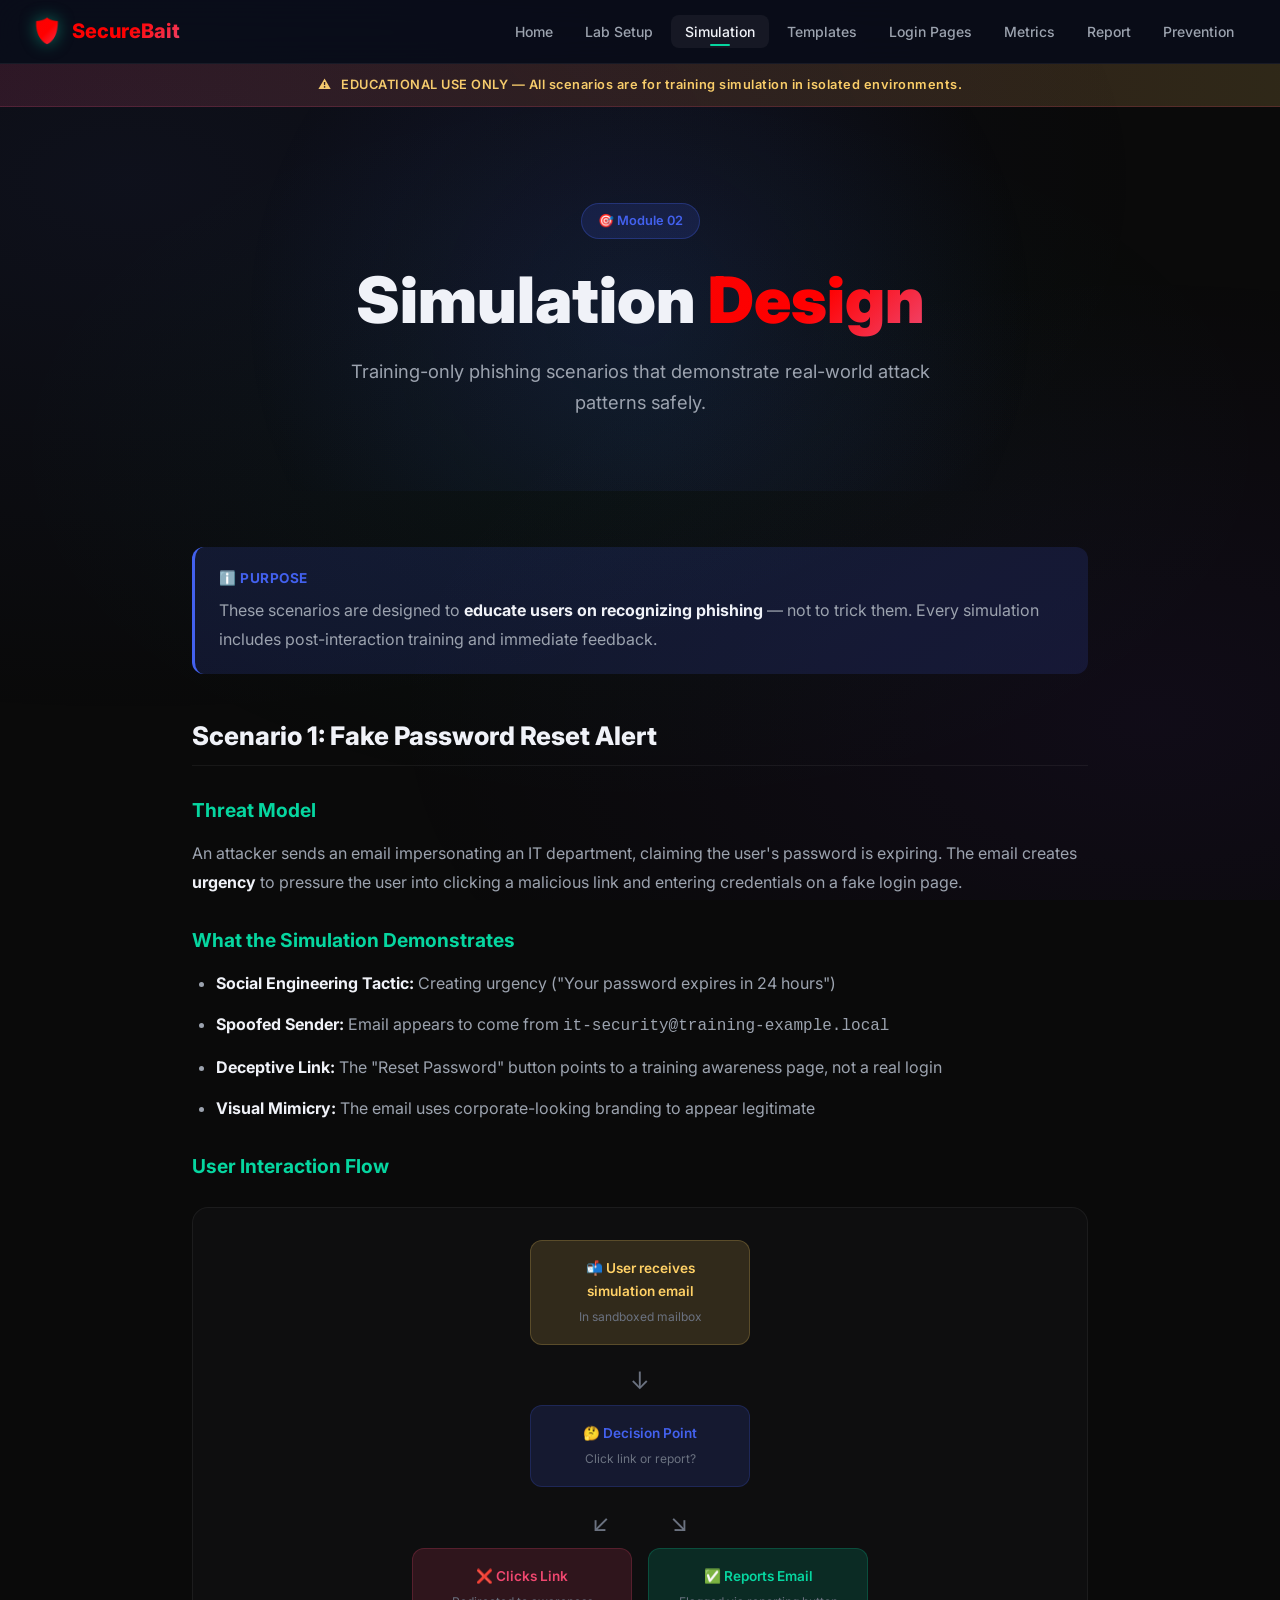
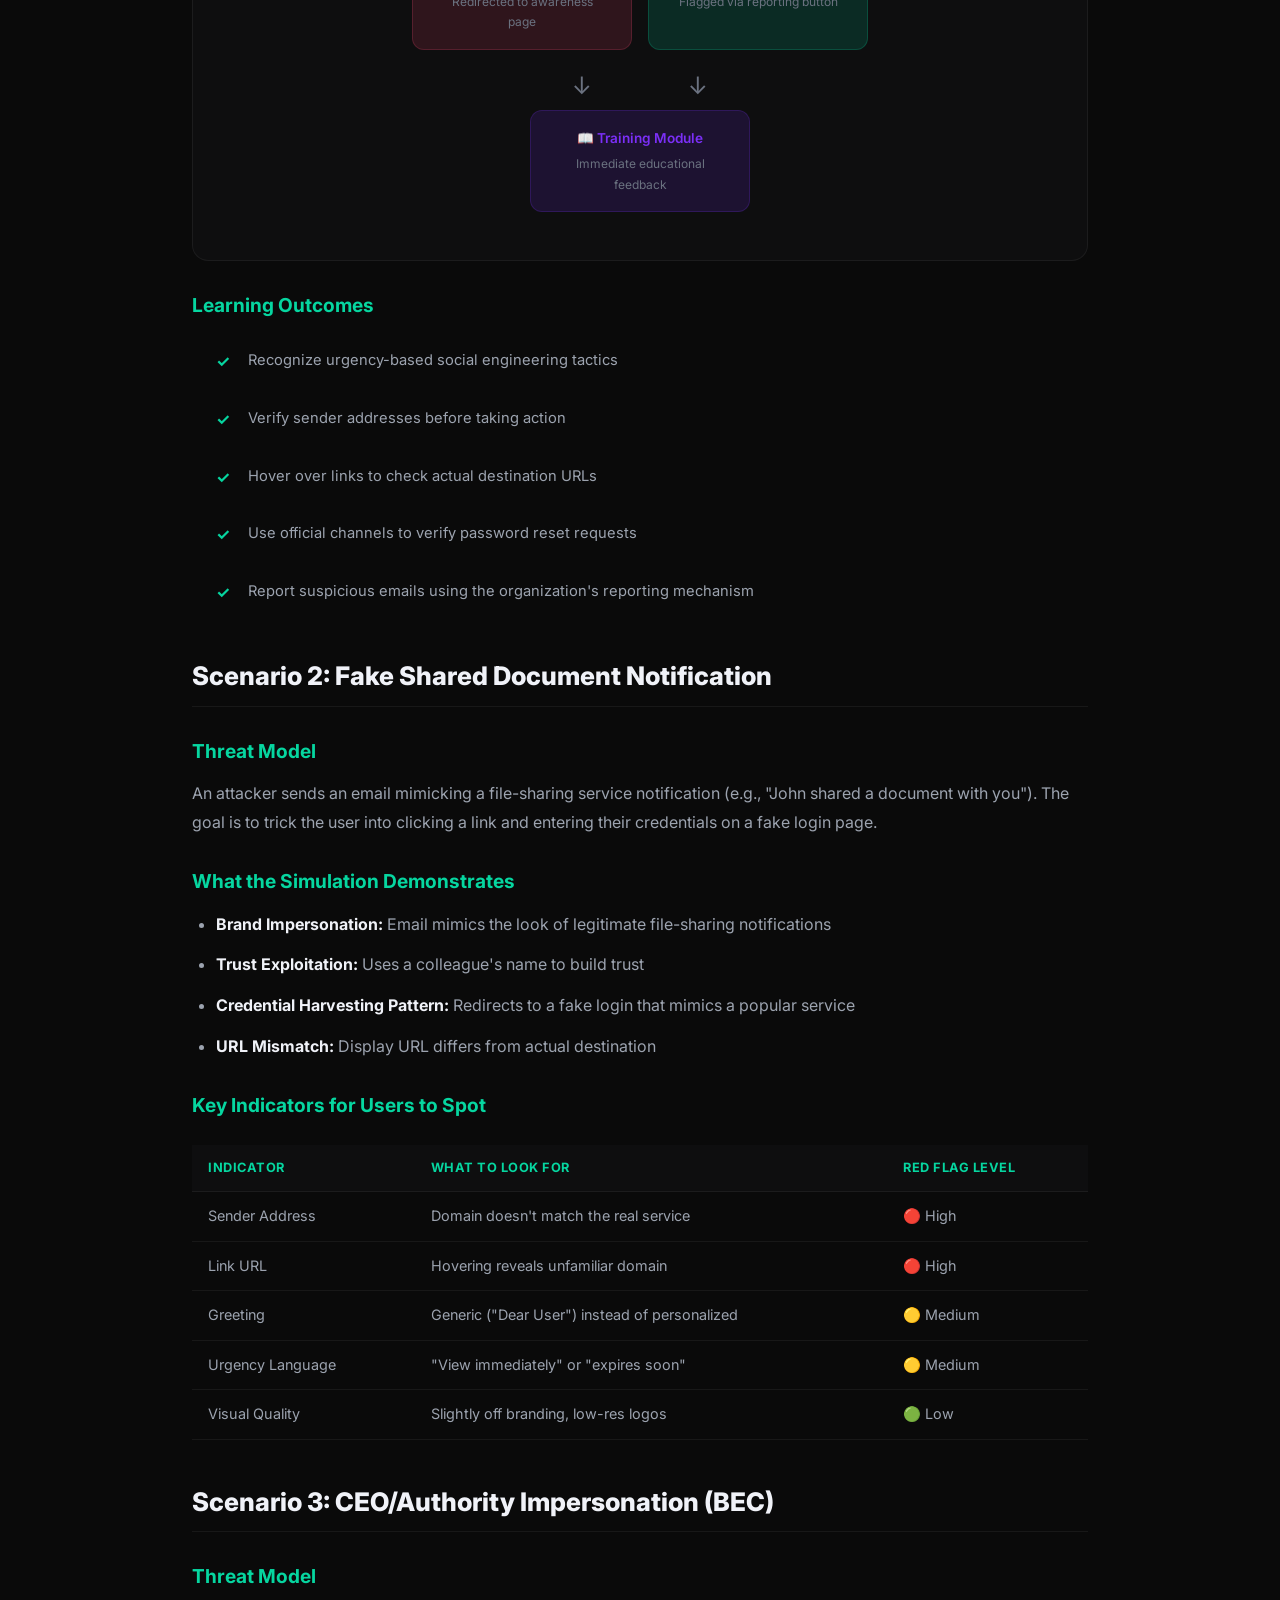
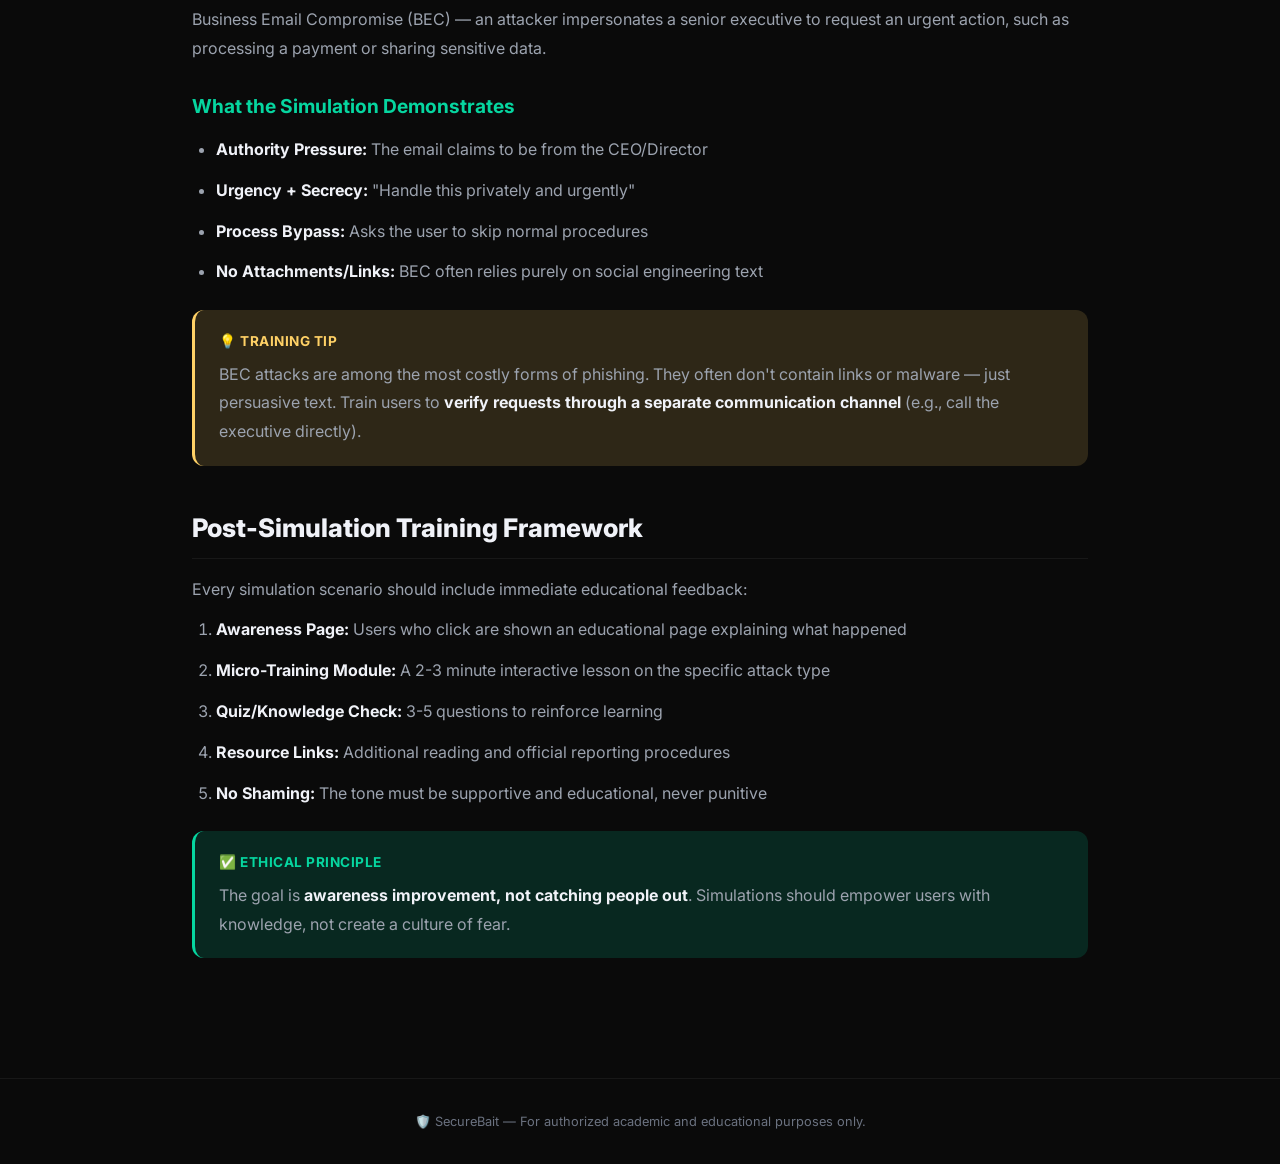
<file: pages/simulation.html>
<!DOCTYPE html>
<html lang="en">
<head>
  <meta charset="UTF-8">
  <meta name="viewport" content="width=device-width, initial-scale=1.0">
  <meta name="description" content="Phishing Simulation Design — Training-only phishing scenarios for ethical awareness testing.">
  <title>Simulation Design — SecureBait</title>
  <link rel="stylesheet" href="../css/styles.css">
</head>
<body>
  <div class="bg-mesh"></div>
  <nav class="navbar" id="navbar">
    <a href="../index.html" class="nav-brand"><span class="shield">🛡️</span><span>SecureBait</span></a>
    <ul class="nav-links" id="navLinks">
      <li><a href="../index.html">Home</a></li>
      <li><a href="lab-setup.html">Lab Setup</a></li>
      <li><a href="simulation.html" class="active">Simulation</a></li>
      <li><a href="templates.html">Templates</a></li>
      <li><a href="login-concepts.html">Login Pages</a></li>
      <li><a href="metrics.html">Metrics</a></li>
      <li><a href="report.html">Report</a></li>
      <li><a href="prevention.html">Prevention</a></li>
    </ul>
    <button class="nav-hamburger" id="hamburger" aria-label="Toggle navigation"><span></span><span></span><span></span></button>
  </nav>
  <div class="ethical-banner"><span class="icon">⚠️</span> EDUCATIONAL USE ONLY — All scenarios are for training simulation in isolated environments.</div>

  <main class="main-content">
    <section class="hero" style="padding-bottom: 2rem;">
      <div class="hero-badge fade-in">🎯 Module 02</div>
      <h1 class="fade-in fade-in-d1">Simulation <span class="gradient-text">Design</span></h1>
      <p class="fade-in fade-in-d2">Training-only phishing scenarios that demonstrate real-world attack patterns safely.</p>
    </section>

    <div class="page-content">
      <div class="info-box info fade-in">
        <div class="info-title">ℹ️ Purpose</div>
        <p>These scenarios are designed to <strong>educate users on recognizing phishing</strong> — not to trick them. Every simulation includes post-interaction training and immediate feedback.</p>
      </div>

      <h2>Scenario 1: Fake Password Reset Alert</h2>

      <h3>Threat Model</h3>
      <p>An attacker sends an email impersonating an IT department, claiming the user's password is expiring. The email creates <strong>urgency</strong> to pressure the user into clicking a malicious link and entering credentials on a fake login page.</p>

      <h3>What the Simulation Demonstrates</h3>
      <ul>
        <li><strong>Social Engineering Tactic:</strong> Creating urgency ("Your password expires in 24 hours")</li>
        <li><strong>Spoofed Sender:</strong> Email appears to come from <code>it-security@training-example.local</code></li>
        <li><strong>Deceptive Link:</strong> The "Reset Password" button points to a training awareness page, not a real login</li>
        <li><strong>Visual Mimicry:</strong> The email uses corporate-looking branding to appear legitimate</li>
      </ul>

      <h3>User Interaction Flow</h3>
      <div class="arch-diagram fade-in">
        <div class="arch-row">
          <div class="arch-box amber">📬 User receives<br>simulation email<small>In sandboxed mailbox</small></div>
        </div>
        <div class="arch-connector">↓</div>
        <div class="arch-row">
          <div class="arch-box blue">🤔 Decision Point<small>Click link or report?</small></div>
        </div>
        <div class="arch-connector">↙ &nbsp;&nbsp;&nbsp;&nbsp;&nbsp;&nbsp;&nbsp;&nbsp; ↘</div>
        <div class="arch-row">
          <div class="arch-box red">❌ Clicks Link<small>Redirected to awareness page</small></div>
          <div class="arch-box cyan">✅ Reports Email<small>Flagged via reporting button</small></div>
        </div>
        <div class="arch-connector">↓ &nbsp;&nbsp;&nbsp;&nbsp;&nbsp;&nbsp;&nbsp;&nbsp;&nbsp;&nbsp;&nbsp;&nbsp;&nbsp;&nbsp; ↓</div>
        <div class="arch-row">
          <div class="arch-box purple">📖 Training Module<small>Immediate educational feedback</small></div>
        </div>
      </div>

      <h3>Learning Outcomes</h3>
      <ul class="checklist fade-in">
        <li>Recognize urgency-based social engineering tactics</li>
        <li>Verify sender addresses before taking action</li>
        <li>Hover over links to check actual destination URLs</li>
        <li>Use official channels to verify password reset requests</li>
        <li>Report suspicious emails using the organization's reporting mechanism</li>
      </ul>

      <h2>Scenario 2: Fake Shared Document Notification</h2>

      <h3>Threat Model</h3>
      <p>An attacker sends an email mimicking a file-sharing service notification (e.g., "John shared a document with you"). The goal is to trick the user into clicking a link and entering their credentials on a fake login page.</p>

      <h3>What the Simulation Demonstrates</h3>
      <ul>
        <li><strong>Brand Impersonation:</strong> Email mimics the look of legitimate file-sharing notifications</li>
        <li><strong>Trust Exploitation:</strong> Uses a colleague's name to build trust</li>
        <li><strong>Credential Harvesting Pattern:</strong> Redirects to a fake login that mimics a popular service</li>
        <li><strong>URL Mismatch:</strong> Display URL differs from actual destination</li>
      </ul>

      <h3>Key Indicators for Users to Spot</h3>
      <table class="report-table fade-in">
        <thead><tr><th>Indicator</th><th>What to Look For</th><th>Red Flag Level</th></tr></thead>
        <tbody>
          <tr><td>Sender Address</td><td>Domain doesn't match the real service</td><td>🔴 High</td></tr>
          <tr><td>Link URL</td><td>Hovering reveals unfamiliar domain</td><td>🔴 High</td></tr>
          <tr><td>Greeting</td><td>Generic ("Dear User") instead of personalized</td><td>🟡 Medium</td></tr>
          <tr><td>Urgency Language</td><td>"View immediately" or "expires soon"</td><td>🟡 Medium</td></tr>
          <tr><td>Visual Quality</td><td>Slightly off branding, low-res logos</td><td>🟢 Low</td></tr>
        </tbody>
      </table>

      <h2>Scenario 3: CEO/Authority Impersonation (BEC)</h2>

      <h3>Threat Model</h3>
      <p>Business Email Compromise (BEC) — an attacker impersonates a senior executive to request an urgent action, such as processing a payment or sharing sensitive data.</p>

      <h3>What the Simulation Demonstrates</h3>
      <ul>
        <li><strong>Authority Pressure:</strong> The email claims to be from the CEO/Director</li>
        <li><strong>Urgency + Secrecy:</strong> "Handle this privately and urgently"</li>
        <li><strong>Process Bypass:</strong> Asks the user to skip normal procedures</li>
        <li><strong>No Attachments/Links:</strong> BEC often relies purely on social engineering text</li>
      </ul>

      <div class="info-box tip fade-in">
        <div class="info-title">💡 Training Tip</div>
        <p>BEC attacks are among the most costly forms of phishing. They often don't contain links or malware — just persuasive text. Train users to <strong>verify requests through a separate communication channel</strong> (e.g., call the executive directly).</p>
      </div>

      <h2>Post-Simulation Training Framework</h2>
      <p>Every simulation scenario should include immediate educational feedback:</p>
      <ol>
        <li><strong>Awareness Page:</strong> Users who click are shown an educational page explaining what happened</li>
        <li><strong>Micro-Training Module:</strong> A 2-3 minute interactive lesson on the specific attack type</li>
        <li><strong>Quiz/Knowledge Check:</strong> 3-5 questions to reinforce learning</li>
        <li><strong>Resource Links:</strong> Additional reading and official reporting procedures</li>
        <li><strong>No Shaming:</strong> The tone must be supportive and educational, never punitive</li>
      </ol>

      <div class="info-box success fade-in">
        <div class="info-title">✅ Ethical Principle</div>
        <p>The goal is <strong>awareness improvement, not catching people out</strong>. Simulations should empower users with knowledge, not create a culture of fear.</p>
      </div>
    </div>
  </main>

  <footer class="footer"><p>🛡️ SecureBait — For authorized academic and educational purposes only.</p></footer>
  <script src="../js/app.js"></script>
</body>
</html>
</file>
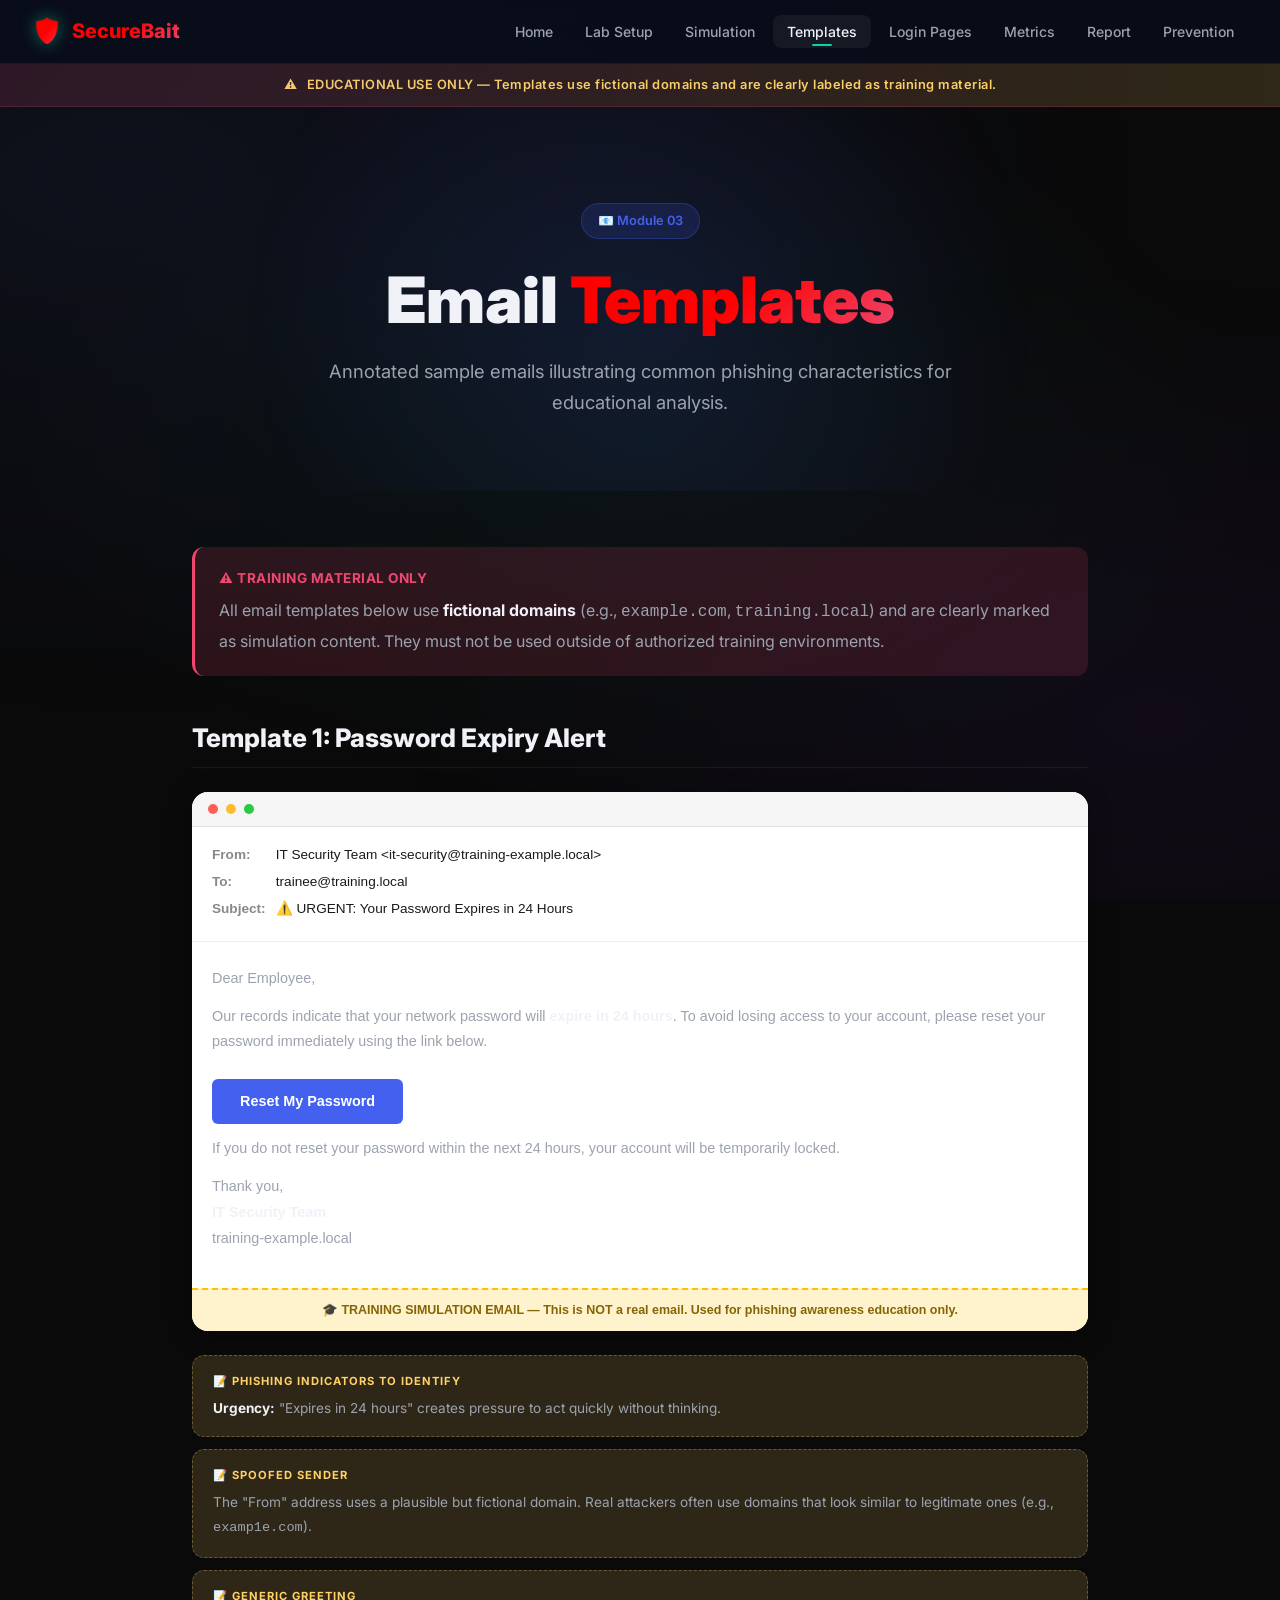
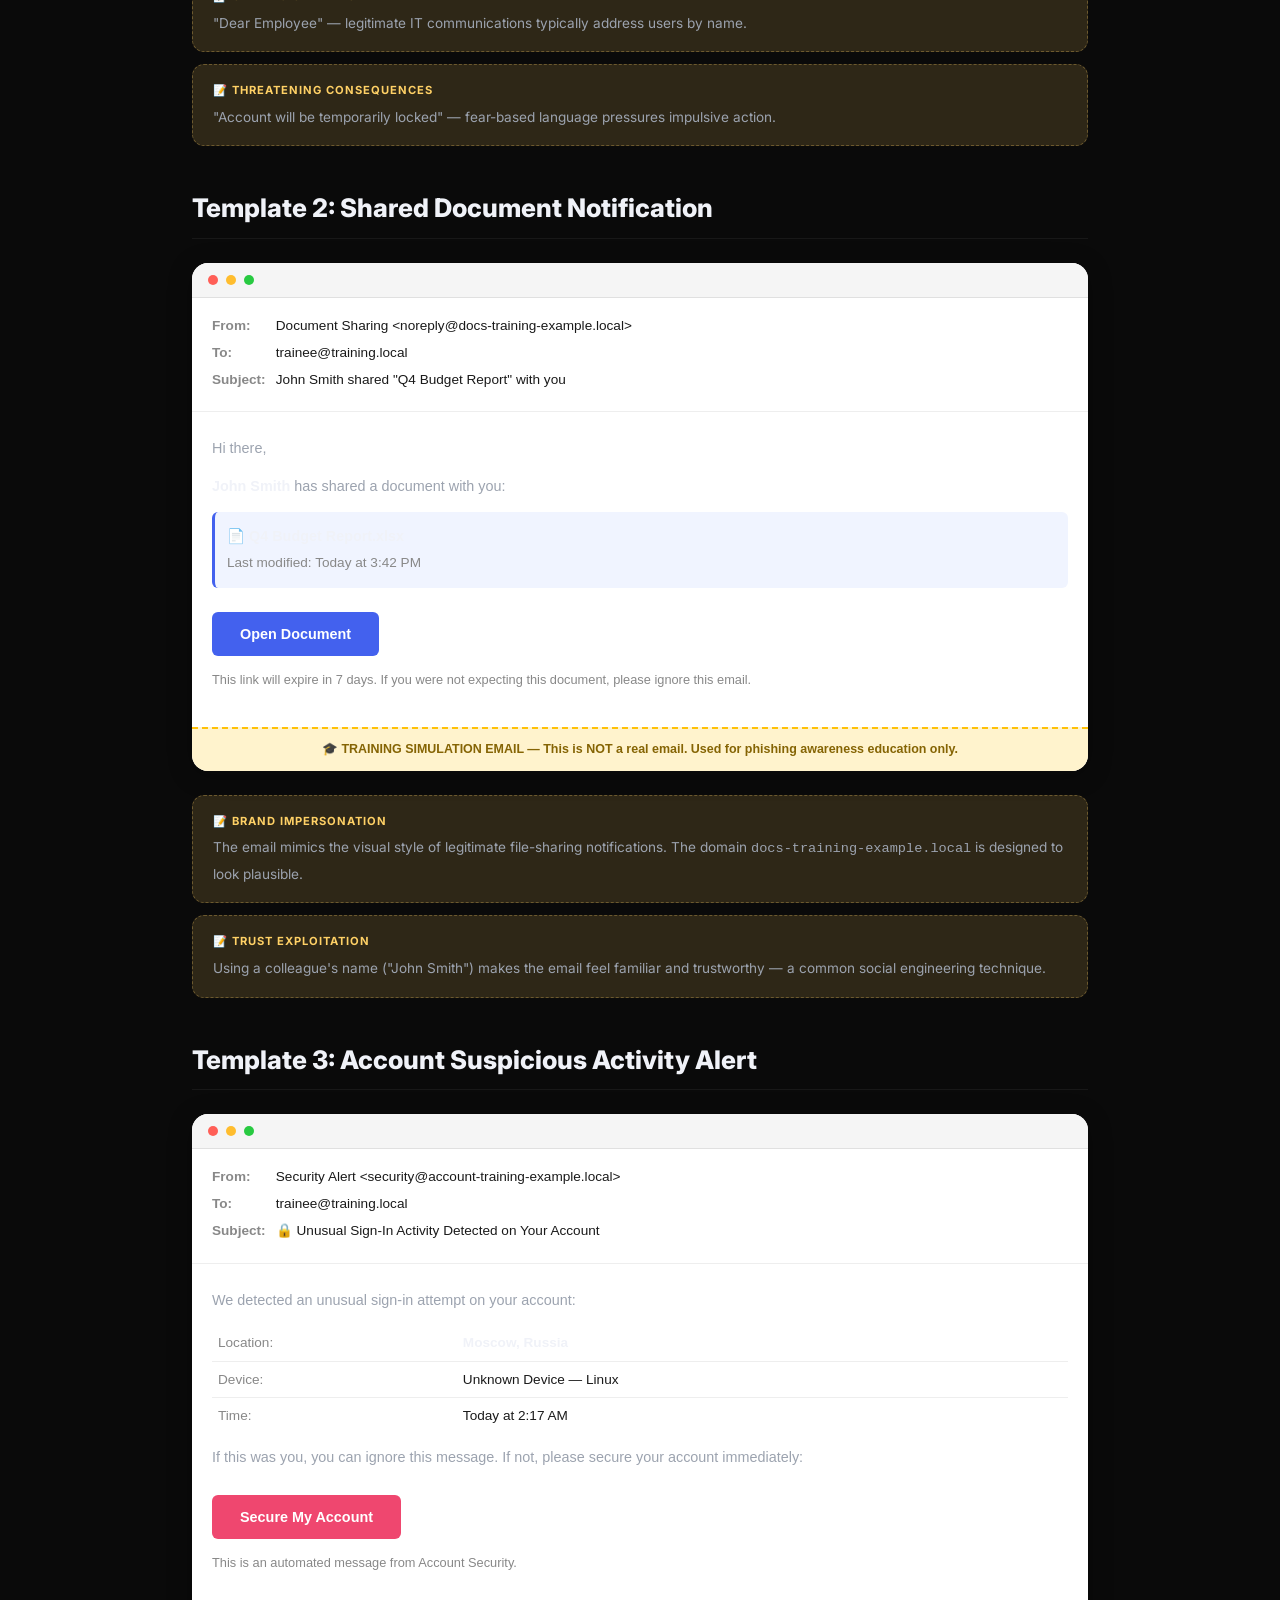
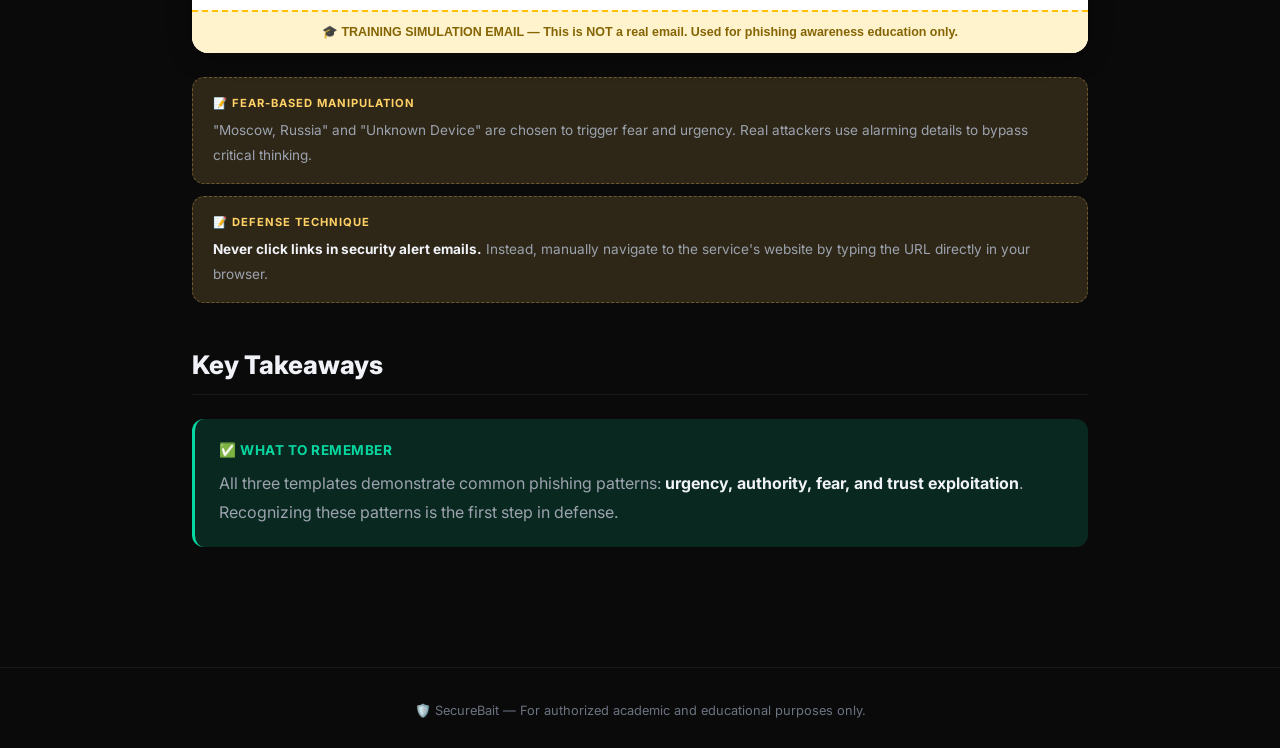
<file: pages/templates.html>
<!DOCTYPE html>
<html lang="en">
<head>
  <meta charset="UTF-8">
  <meta name="viewport" content="width=device-width, initial-scale=1.0">
  <meta name="description" content="Email Simulation Templates — Annotated phishing email examples for educational awareness training.">
  <title>Email Templates — SecureBait</title>
  <link rel="stylesheet" href="../css/styles.css">
</head>
<body>
  <div class="bg-mesh"></div>
  <nav class="navbar" id="navbar">
    <a href="../index.html" class="nav-brand"><span class="shield">🛡️</span><span>SecureBait</span></a>
    <ul class="nav-links" id="navLinks">
      <li><a href="../index.html">Home</a></li>
      <li><a href="lab-setup.html">Lab Setup</a></li>
      <li><a href="simulation.html">Simulation</a></li>
      <li><a href="templates.html" class="active">Templates</a></li>
      <li><a href="login-concepts.html">Login Pages</a></li>
      <li><a href="metrics.html">Metrics</a></li>
      <li><a href="report.html">Report</a></li>
      <li><a href="prevention.html">Prevention</a></li>
    </ul>
    <button class="nav-hamburger" id="hamburger" aria-label="Toggle navigation"><span></span><span></span><span></span></button>
  </nav>
  <div class="ethical-banner"><span class="icon">⚠️</span> EDUCATIONAL USE ONLY — Templates use fictional domains and are clearly labeled as training material.</div>

  <main class="main-content">
    <section class="hero" style="padding-bottom: 2rem;">
      <div class="hero-badge fade-in">📧 Module 03</div>
      <h1 class="fade-in fade-in-d1">Email <span class="gradient-text">Templates</span></h1>
      <p class="fade-in fade-in-d2">Annotated sample emails illustrating common phishing characteristics for educational analysis.</p>
    </section>

    <div class="page-content">
      <div class="info-box warning fade-in">
        <div class="info-title">⚠️ Training Material Only</div>
        <p>All email templates below use <strong>fictional domains</strong> (e.g., <code>example.com</code>, <code>training.local</code>) and are clearly marked as simulation content. They must not be used outside of authorized training environments.</p>
      </div>

      <!-- Template 1 -->
      <h2>Template 1: Password Expiry Alert</h2>
      <div class="email-preview fade-in">
        <div class="email-toolbar">
          <span class="email-dot r"></span>
          <span class="email-dot y"></span>
          <span class="email-dot g"></span>
        </div>
        <div class="email-header">
          <div><span class="label">From:</span> IT Security Team &lt;it-security@training-example.local&gt;</div>
          <div><span class="label">To:</span> trainee@training.local</div>
          <div><span class="label">Subject:</span> ⚠️ URGENT: Your Password Expires in 24 Hours</div>
        </div>
        <div class="email-body">
          <p>Dear Employee,</p>
          <p>Our records indicate that your network password will <strong>expire in 24 hours</strong>. To avoid losing access to your account, please reset your password immediately using the link below.</p>
          <a class="btn-fake" href="javascript:void(0)" onclick="alert('🎓 TRAINING: This is a simulated phishing link. In a real attack, this would lead to a credential harvesting page. Always verify links before clicking!')">Reset My Password</a>
          <p>If you do not reset your password within the next 24 hours, your account will be temporarily locked.</p>
          <p>Thank you,<br><strong>IT Security Team</strong><br>training-example.local</p>
        </div>
        <div class="email-sim-banner">🎓 TRAINING SIMULATION EMAIL — This is NOT a real email. Used for phishing awareness education only.</div>
      </div>

      <div class="annotation fade-in">
        <div class="tag">📝 Phishing Indicators to Identify</div>
        <p><strong>Urgency:</strong> "Expires in 24 hours" creates pressure to act quickly without thinking.</p>
      </div>
      <div class="annotation fade-in">
        <div class="tag">📝 Spoofed Sender</div>
        <p>The "From" address uses a plausible but fictional domain. Real attackers often use domains that look similar to legitimate ones (e.g., <code>examp1e.com</code>).</p>
      </div>
      <div class="annotation fade-in">
        <div class="tag">📝 Generic Greeting</div>
        <p>"Dear Employee" — legitimate IT communications typically address users by name.</p>
      </div>
      <div class="annotation fade-in">
        <div class="tag">📝 Threatening Consequences</div>
        <p>"Account will be temporarily locked" — fear-based language pressures impulsive action.</p>
      </div>

      <!-- Template 2 -->
      <h2>Template 2: Shared Document Notification</h2>
      <div class="email-preview fade-in">
        <div class="email-toolbar">
          <span class="email-dot r"></span>
          <span class="email-dot y"></span>
          <span class="email-dot g"></span>
        </div>
        <div class="email-header">
          <div><span class="label">From:</span> Document Sharing &lt;noreply@docs-training-example.local&gt;</div>
          <div><span class="label">To:</span> trainee@training.local</div>
          <div><span class="label">Subject:</span> John Smith shared "Q4 Budget Report" with you</div>
        </div>
        <div class="email-body">
          <p>Hi there,</p>
          <p><strong>John Smith</strong> has shared a document with you:</p>
          <p style="background: #f0f4ff; padding: 12px; border-radius: 6px; border-left: 3px solid #4361ee;">
            📄 <strong>Q4 Budget Report.xlsx</strong><br>
            <span style="color: #888; font-size: 0.85rem;">Last modified: Today at 3:42 PM</span>
          </p>
          <a class="btn-fake" href="javascript:void(0)" onclick="alert('🎓 TRAINING: This link would typically redirect to a fake login page designed to steal credentials. Always verify document share notifications through the actual platform.')">Open Document</a>
          <p style="color: #888; font-size: 0.8rem;">This link will expire in 7 days. If you were not expecting this document, please ignore this email.</p>
        </div>
        <div class="email-sim-banner">🎓 TRAINING SIMULATION EMAIL — This is NOT a real email. Used for phishing awareness education only.</div>
      </div>

      <div class="annotation fade-in">
        <div class="tag">📝 Brand Impersonation</div>
        <p>The email mimics the visual style of legitimate file-sharing notifications. The domain <code>docs-training-example.local</code> is designed to look plausible.</p>
      </div>
      <div class="annotation fade-in">
        <div class="tag">📝 Trust Exploitation</div>
        <p>Using a colleague's name ("John Smith") makes the email feel familiar and trustworthy — a common social engineering technique.</p>
      </div>

      <!-- Template 3 -->
      <h2>Template 3: Account Suspicious Activity Alert</h2>
      <div class="email-preview fade-in">
        <div class="email-toolbar">
          <span class="email-dot r"></span>
          <span class="email-dot y"></span>
          <span class="email-dot g"></span>
        </div>
        <div class="email-header">
          <div><span class="label">From:</span> Security Alert &lt;security@account-training-example.local&gt;</div>
          <div><span class="label">To:</span> trainee@training.local</div>
          <div><span class="label">Subject:</span> 🔒 Unusual Sign-In Activity Detected on Your Account</div>
        </div>
        <div class="email-body">
          <p>We detected an unusual sign-in attempt on your account:</p>
          <table style="width:100%; font-size:0.85rem; margin:12px 0; border-collapse:collapse;">
            <tr><td style="padding:6px; color:#888; border-bottom:1px solid #eee;">Location:</td><td style="padding:6px; border-bottom:1px solid #eee;"><strong>Moscow, Russia</strong></td></tr>
            <tr><td style="padding:6px; color:#888; border-bottom:1px solid #eee;">Device:</td><td style="padding:6px; border-bottom:1px solid #eee;">Unknown Device — Linux</td></tr>
            <tr><td style="padding:6px; color:#888;">Time:</td><td style="padding:6px;">Today at 2:17 AM</td></tr>
          </table>
          <p>If this was you, you can ignore this message. If not, please secure your account immediately:</p>
          <a class="btn-fake" style="background:#ef476f;" href="javascript:void(0)" onclick="alert('🎓 TRAINING: Security alert emails are a common phishing vector. Always navigate directly to the service website instead of clicking email links.')">Secure My Account</a>
          <p style="color:#888; font-size:0.8rem;">This is an automated message from Account Security.</p>
        </div>
        <div class="email-sim-banner">🎓 TRAINING SIMULATION EMAIL — This is NOT a real email. Used for phishing awareness education only.</div>
      </div>

      <div class="annotation fade-in">
        <div class="tag">📝 Fear-Based Manipulation</div>
        <p>"Moscow, Russia" and "Unknown Device" are chosen to trigger fear and urgency. Real attackers use alarming details to bypass critical thinking.</p>
      </div>
      <div class="annotation fade-in">
        <div class="tag">📝 Defense Technique</div>
        <p><strong>Never click links in security alert emails.</strong> Instead, manually navigate to the service's website by typing the URL directly in your browser.</p>
      </div>

      <h2>Key Takeaways</h2>
      <div class="info-box success fade-in">
        <div class="info-title">✅ What to Remember</div>
        <p>All three templates demonstrate common phishing patterns: <strong>urgency, authority, fear, and trust exploitation</strong>. Recognizing these patterns is the first step in defense.</p>
      </div>
    </div>
  </main>

  <footer class="footer"><p>🛡️ SecureBait — For authorized academic and educational purposes only.</p></footer>
  <script src="../js/app.js"></script>
</body>
</html>
</file>
<file: css/styles.css>
/* ===== SecureBait Design System ===== */
@import url('https://fonts.googleapis.com/css2?family=Inter:wght@300;400;500;600;700;800;900&family=JetBrains+Mono:wght@400;500;600&display=swap');

:root {

  --bg-primary: #0a0a0a;
  --bg-secondary: #0e0e0f;
  --bg-card: #0e0e0f;
  --bg-card-hover: #0f0f0f;
  --bg-glass: rgba(26, 31, 53, 0.7);
  --surface-elevated: #090909;

  --accent-cyan: #06d6a0;
  --accent-cyan-dim: rgba(6, 214, 160, 0.15);
  --accent-blue: #4361ee;
  --accent-blue-dim: rgba(67, 97, 238, 0.15);
  --accent-purple: #7b2ff7;
  --accent-purple-dim: rgba(123, 47, 247, 0.15);
  --accent-red: #ef476f;
  --accent-red-dim: rgba(239, 71, 111, 0.15);
  --accent-amber: #ffd166;
  --accent-amber-dim: rgba(255, 209, 102, 0.15);

  --text-primary: #f0f2f8;
  --text-secondary: #9ca3af;
  --text-muted: #6b7280;

  --border-subtle: rgba(255, 255, 255, 0.06);
  --border-accent: rgba(6, 214, 160, 0.3);

  --gradient-hero: linear-gradient(135deg, #fa0202 0%, #ff0000 50%, #ef476f 100%);
  --gradient-card: linear-gradient(145deg, rgba(67, 97, 238, 0.08), rgba(123, 47, 247, 0.05));
  --gradient-glow: radial-gradient(600px circle at var(--mouse-x, 50%) var(--mouse-y, 50%), rgba(67, 97, 238, 0.06), transparent 40%);

  --radius-sm: 8px;
  --radius-md: 12px;
  --radius-lg: 16px;
  --radius-xl: 24px;

  --shadow-card: 0 4px 24px rgba(8, 8, 8, 0.3);
  --shadow-glow-cyan: 0 0 30px rgba(8, 8, 8, 0.15);
  --shadow-glow-blue: 0 0 30px rgba(8, 8, 9, 0.2);

  --transition-fast: 0.2s cubic-bezier(0.4, 0, 0.2, 1);
  --transition-smooth: 0.35s cubic-bezier(0.4, 0, 0.2, 1);
}

/* ===== Reset & Base ===== */
*, *::before, *::after { box-sizing: border-box; margin: 0; padding: 0; }
html { scroll-behavior: smooth; font-size: 16px; }
body {
  font-family: 'Inter', -apple-system, sans-serif;
  background: var(--bg-primary);
  color: var(--text-primary);
  line-height: 1.7;
  min-height: 100vh;
  overflow-x: hidden;
  -webkit-font-smoothing: antialiased;
}

/* ===== Animated Bg ===== */
.bg-mesh {
  position: fixed; inset: 0; z-index: 0; pointer-events: none;
  background:
    radial-gradient(ellipse 80% 60% at 10% 20%, rgba(67, 97, 238, 0.08), transparent),
    radial-gradient(ellipse 60% 50% at 90% 80%, rgba(123, 47, 247, 0.06), transparent),
    radial-gradient(ellipse 50% 40% at 50% 50%, rgba(6, 214, 160, 0.04), transparent);
}

/* ===== Navigation ===== */
.navbar {
  position: fixed; top: 0; left: 0; right: 0; z-index: 1000;
  background: rgba(10, 14, 26, 0.85);
  backdrop-filter: blur(20px) saturate(1.5);
  border-bottom: 1px solid var(--border-subtle);
  padding: 0 2rem; height: 64px;
  display: flex; align-items: center; justify-content: space-between;
  transition: var(--transition-smooth);
}
.navbar.scrolled { background: rgba(10, 14, 26, 0.95); box-shadow: 0 2px 20px rgba(0,0,0,0.3); }

.nav-brand {
  display: flex; align-items: center; gap: 10px;
  font-weight: 800; font-size: 1.25rem;
  text-decoration: none; color: var(--text-primary);
}
.nav-brand .shield { font-size: 1.5rem; filter: drop-shadow(0 0 8px rgba(6, 214, 160, 0.5)); }
.nav-brand span { background: var(--gradient-hero); -webkit-background-clip: text; -webkit-text-fill-color: transparent; }

.nav-links { display: flex; gap: 4px; list-style: none; }
.nav-links a {
  text-decoration: none; color: var(--text-secondary);
  padding: 8px 14px; border-radius: var(--radius-sm);
  font-size: 0.875rem; font-weight: 500;
  transition: var(--transition-fast);
  position: relative;
}
.nav-links a:hover, .nav-links a.active {
  color: var(--text-primary); background: rgba(255,255,255,0.05);
}
.nav-links a.active::after {
  content: ''; position: absolute; bottom: 2px; left: 50%; transform: translateX(-50%);
  width: 20px; height: 2px; background: var(--accent-cyan); border-radius: 2px;
}

.nav-hamburger {
  display: none; background: none; border: none; cursor: pointer;
  flex-direction: column; gap: 5px; padding: 4px;
}
.nav-hamburger span {
  display: block; width: 22px; height: 2px;
  background: var(--text-primary); border-radius: 2px;
  transition: var(--transition-fast);
}

/* ===== Ethical Banner ===== */
.ethical-banner {
  margin-top: 64px; padding: 10px 2rem;
  background: linear-gradient(90deg, var(--accent-red-dim), var(--accent-amber-dim));
  border-bottom: 1px solid rgba(239, 71, 111, 0.2);
  text-align: center; font-size: 0.8rem; font-weight: 600;
  color: var(--accent-amber); letter-spacing: 0.5px;
}
.ethical-banner .icon { margin-right: 6px; }

/* ===== Main Content ===== */
.main-content { position: relative; z-index: 1; padding-top: 0; }

/* ===== Hero Section ===== */
.hero {
  padding: 6rem 2rem 4rem; text-align: center;
  position: relative; overflow: hidden;
}
.hero::before {
  content: ''; position: absolute; top: -50%; left: 50%; transform: translateX(-50%);
  width: 800px; height: 800px;
  background: radial-gradient(circle, rgba(67, 97, 238, 0.12) 0%, transparent 70%);
  pointer-events: none;
}
.hero-badge {
  display: inline-flex; align-items: center; gap: 8px;
  padding: 6px 16px; border-radius: 50px;
  background: var(--accent-blue-dim); border: 1px solid rgba(67, 97, 238, 0.3);
  font-size: 0.8rem; font-weight: 600; color: var(--accent-blue);
  margin-bottom: 1.5rem; animation: fadeInUp 0.6s ease;
}
.hero h1 {
  font-size: clamp(2.5rem, 5vw, 4rem); font-weight: 900;
  line-height: 1.15; margin-bottom: 1.25rem;
  animation: fadeInUp 0.6s ease 0.1s both;
}
.hero h1 .gradient-text {
  background: var(--gradient-hero);
  -webkit-background-clip: text; -webkit-text-fill-color: transparent;
}
.hero p {
  font-size: 1.15rem; color: var(--text-secondary);
  max-width: 640px; margin: 0 auto 2.5rem;
  animation: fadeInUp 0.6s ease 0.2s both;
}

/* ===== Section ===== */
.section {
  max-width: 1200px; margin: 0 auto;
  padding: 3rem 2rem;
}
.section-header {
  margin-bottom: 2.5rem;
}
.section-label {
  display: inline-flex; align-items: center; gap: 6px;
  font-size: 0.75rem; font-weight: 700;
  text-transform: uppercase; letter-spacing: 1.5px;
  color: var(--accent-cyan); margin-bottom: 0.75rem;
}
.section-title {
  font-size: 2rem; font-weight: 800; margin-bottom: 0.5rem;
}
.section-subtitle {
  color: var(--text-secondary); font-size: 1rem; max-width: 600px;
}

/* ===== Cards Grid ===== */
.cards-grid {
  display: grid;
  grid-template-columns: repeat(auto-fill, minmax(320px, 1fr));
  gap: 1.25rem;
}

.card {
  background: var(--bg-card);
  border: 1px solid var(--border-subtle);
  border-radius: var(--radius-lg);
  padding: 1.75rem;
  transition: var(--transition-smooth);
  position: relative; overflow: hidden;
  cursor: pointer; text-decoration: none; color: inherit; display: block;
}
.card::before {
  content: ''; position: absolute; inset: 0;
  background: var(--gradient-glow); opacity: 0;
  transition: var(--transition-smooth);
}
.card:hover {
  transform: translateY(-4px);
  border-color: var(--border-accent);
  box-shadow: var(--shadow-glow-cyan);
}
.card:hover::before { opacity: 1; }

.card-icon {
  width: 48px; height: 48px; border-radius: var(--radius-md);
  display: flex; align-items: center; justify-content: center;
  font-size: 1.5rem; margin-bottom: 1rem; position: relative;
}
.card-icon.cyan { background: var(--accent-cyan-dim); }
.card-icon.blue { background: var(--accent-blue-dim); }
.card-icon.purple { background: var(--accent-purple-dim); }
.card-icon.red { background: var(--accent-red-dim); }
.card-icon.amber { background: var(--accent-amber-dim); }

.card-number {
  position: absolute; top: 1rem; right: 1rem;
  font-size: 0.7rem; font-weight: 700;
  color: var(--text-muted); letter-spacing: 1px;
}
.card h3 {
  font-size: 1.15rem; font-weight: 700; margin-bottom: 0.5rem;
  position: relative;
}
.card p {
  color: var(--text-secondary); font-size: 0.9rem;
  position: relative;
}
.card-arrow {
  position: absolute; bottom: 1.5rem; right: 1.5rem;
  color: var(--accent-cyan); opacity: 0;
  transform: translateX(-8px);
  transition: var(--transition-smooth);
  font-size: 1.2rem;
}
.card:hover .card-arrow { opacity: 1; transform: translateX(0); }

/* ===== Page Layout (Sub-pages) ===== */
.page-content {
  max-width: 960px; margin: 0 auto;
  padding: 2rem 2rem 4rem;
}
.page-content h2 {
  font-size: 1.6rem; font-weight: 800;
  margin: 2.5rem 0 1rem;
  padding-bottom: 0.5rem;
  border-bottom: 1px solid var(--border-subtle);
}
.page-content h3 {
  font-size: 1.2rem; font-weight: 700;
  margin: 1.75rem 0 0.75rem;
  color: var(--accent-cyan);
}
.page-content p, .page-content li {
  color: var(--text-secondary); line-height: 1.8;
  margin-bottom: 0.75rem;
}
.page-content ul, .page-content ol {
  padding-left: 1.5rem; margin-bottom: 1rem;
}
.page-content strong { color: var(--text-primary); }

/* ===== Info Box ===== */
.info-box {
  padding: 1.25rem 1.5rem; border-radius: var(--radius-md);
  margin: 1.5rem 0; border-left: 3px solid;
}
.info-box.warning {
  background: var(--accent-red-dim); border-color: var(--accent-red);
}
.info-box.info {
  background: var(--accent-blue-dim); border-color: var(--accent-blue);
}
.info-box.success {
  background: var(--accent-cyan-dim); border-color: var(--accent-cyan);
}
.info-box.tip {
  background: var(--accent-amber-dim); border-color: var(--accent-amber);
}
.info-box .info-title {
  font-weight: 700; font-size: 0.85rem;
  text-transform: uppercase; letter-spacing: 0.5px;
  margin-bottom: 0.4rem;
}
.info-box.warning .info-title { color: var(--accent-red); }
.info-box.info .info-title { color: var(--accent-blue); }
.info-box.success .info-title { color: var(--accent-cyan); }
.info-box.tip .info-title { color: var(--accent-amber); }
.info-box p { margin-bottom: 0; }

/* ===== Architecture Diagram ===== */
.arch-diagram {
  background: var(--bg-card); border: 1px solid var(--border-subtle);
  border-radius: var(--radius-lg); padding: 2rem;
  margin: 1.5rem 0; overflow-x: auto;
}
.arch-row {
  display: flex; gap: 1rem; align-items: stretch;
  justify-content: center; flex-wrap: wrap;
  margin-bottom: 1rem;
}
.arch-box {
  padding: 1rem 1.5rem; border-radius: var(--radius-md);
  text-align: center; font-weight: 600; font-size: 0.85rem;
  min-width: 160px; flex: 1; max-width: 220px;
  border: 1px solid var(--border-subtle);
  transition: var(--transition-fast);
}
.arch-box:hover { transform: translateY(-2px); }
.arch-box.cyan { background: var(--accent-cyan-dim); color: var(--accent-cyan); border-color: rgba(6,214,160,0.2); }
.arch-box.blue { background: var(--accent-blue-dim); color: var(--accent-blue); border-color: rgba(67,97,238,0.2); }
.arch-box.purple { background: var(--accent-purple-dim); color: var(--accent-purple); border-color: rgba(123,47,247,0.2); }
.arch-box.red { background: var(--accent-red-dim); color: var(--accent-red); border-color: rgba(239,71,111,0.2); }
.arch-box.amber { background: var(--accent-amber-dim); color: var(--accent-amber); border-color: rgba(255,209,102,0.2); }
.arch-connector {
  text-align: center; font-size: 1.5rem;
  color: var(--text-muted); margin: 0.25rem 0;
}
.arch-box small { display: block; font-weight: 400; color: var(--text-muted); font-size: 0.75rem; margin-top: 4px; }

/* ===== Email Template Preview ===== */
.email-preview {
  background: #ffffff; color: #1a1a1a;
  border-radius: var(--radius-lg); overflow: hidden;
  margin: 1.5rem 0; box-shadow: var(--shadow-card);
  font-family: -apple-system, 'Segoe UI', sans-serif;
}
.email-toolbar {
  background: #f5f5f5; padding: 12px 16px;
  border-bottom: 1px solid #e0e0e0;
  display: flex; align-items: center; gap: 8px;
}
.email-dot { width: 10px; height: 10px; border-radius: 50%; }
.email-dot.r { background: #ff5f57; }
.email-dot.y { background: #ffbd2e; }
.email-dot.g { background: #28ca41; }
.email-header { padding: 16px 20px; border-bottom: 1px solid #eee; font-size: 0.85rem; }
.email-header div { margin-bottom: 4px; }
.email-header .label { color: #888; font-weight: 600; display: inline-block; width: 60px; }
.email-body { padding: 24px 20px; font-size: 0.9rem; line-height: 1.7; }
.email-body .btn-fake {
  display: inline-block; padding: 10px 28px;
  background: #4361ee; color: white; border-radius: 6px;
  font-weight: 600; text-decoration: none; margin: 12px 0;
}
.email-sim-banner {
  background: #fff3cd; padding: 10px 20px;
  font-size: 0.78rem; font-weight: 600; color: #856404;
  text-align: center; border-top: 2px dashed #ffc107;
}
.annotation {
  background: var(--accent-amber-dim); padding: 1rem 1.25rem;
  border-radius: var(--radius-md); margin: 0.75rem 0;
  border: 1px dashed rgba(255, 209, 102, 0.3);
}
.annotation .tag {
  font-size: 0.7rem; font-weight: 700; text-transform: uppercase;
  color: var(--accent-amber); letter-spacing: 1px; margin-bottom: 0.3rem;
}
.annotation p { font-size: 0.85rem; margin: 0; }

/* ===== Metrics Cards ===== */
.metrics-grid {
  display: grid; grid-template-columns: repeat(auto-fill, minmax(200px, 1fr));
  gap: 1rem; margin: 1.5rem 0;
}
.metric-card {
  background: var(--bg-card); border: 1px solid var(--border-subtle);
  border-radius: var(--radius-md); padding: 1.5rem; text-align: center;
  transition: var(--transition-fast);
}
.metric-card:hover { border-color: var(--border-accent); transform: translateY(-2px); }
.metric-value {
  font-size: 2.5rem; font-weight: 900;
  background: var(--gradient-hero);
  -webkit-background-clip: text; -webkit-text-fill-color: transparent;
}
.metric-label { font-size: 0.8rem; color: var(--text-muted); font-weight: 600; margin-top: 0.25rem; text-transform: uppercase; letter-spacing: 0.5px; }

/* ===== Bar Chart (CSS) ===== */
.chart-bar-group { margin: 1.5rem 0; }
.chart-bar-item {
  display: flex; align-items: center; gap: 12px;
  margin-bottom: 0.75rem;
}
.chart-bar-label {
  font-size: 0.85rem; font-weight: 500;
  min-width: 140px; text-align: right;
  color: var(--text-secondary);
}
.chart-bar-track {
  flex: 1; height: 28px; background: var(--bg-card);
  border-radius: var(--radius-sm); overflow: hidden;
  border: 1px solid var(--border-subtle);
}
.chart-bar-fill {
  height: 100%; border-radius: var(--radius-sm);
  display: flex; align-items: center; padding-left: 10px;
  font-size: 0.75rem; font-weight: 700; color: white;
  transition: width 1.2s cubic-bezier(0.4, 0, 0.2, 1);
}
.chart-bar-fill.cyan { background: linear-gradient(90deg, var(--accent-cyan), #04bf8a); }
.chart-bar-fill.blue { background: linear-gradient(90deg, var(--accent-blue), #3451d1); }
.chart-bar-fill.purple { background: linear-gradient(90deg, var(--accent-purple), #6320d6); }
.chart-bar-fill.red { background: linear-gradient(90deg, var(--accent-red), #d63860); }
.chart-bar-fill.amber { background: linear-gradient(90deg, var(--accent-amber), #e6b84d); }

/* ===== Report Table ===== */
.report-table {
  width: 100%; border-collapse: collapse;
  margin: 1.5rem 0; font-size: 0.9rem;
}
.report-table th, .report-table td {
  padding: 12px 16px; text-align: left;
  border-bottom: 1px solid var(--border-subtle);
}
.report-table th {
  background: var(--bg-card); font-weight: 700;
  color: var(--accent-cyan); font-size: 0.8rem;
  text-transform: uppercase; letter-spacing: 0.5px;
}
.report-table td { color: var(--text-secondary); }
.report-table tr:hover td { background: rgba(255,255,255,0.02); }

/* ===== Checklist ===== */
.checklist { list-style: none; padding: 0; margin: 1rem 0; }
.checklist li {
  padding: 0.6rem 0 0.6rem 2rem; position: relative;
  color: var(--text-secondary); font-size: 0.92rem;
}
.checklist li::before {
  content: '✓'; position: absolute; left: 0;
  color: var(--accent-cyan); font-weight: 700; font-size: 1rem;
}

/* ===== Code Block ===== */
.code-block {
  background: var(--bg-card); border: 1px solid var(--border-subtle);
  border-radius: var(--radius-md); padding: 1.25rem;
  font-family: 'JetBrains Mono', monospace;
  font-size: 0.82rem; line-height: 1.8;
  overflow-x: auto; margin: 1rem 0;
  color: var(--text-secondary);
}
.code-block .comment { color: var(--text-muted); }
.code-block .key { color: var(--accent-cyan); }
.code-block .val { color: var(--accent-amber); }

/* ===== Footer ===== */
.footer {
  text-align: center; padding: 2rem;
  border-top: 1px solid var(--border-subtle);
  color: var(--text-muted); font-size: 0.8rem;
  margin-top: 2rem;
}

/* ===== Animations ===== */
@keyframes fadeInUp {
  from { opacity: 0; transform: translateY(20px); }
  to { opacity: 1; transform: translateY(0); }
}
.fade-in { animation: fadeInUp 0.5s ease both; }
.fade-in-d1 { animation-delay: 0.1s; }
.fade-in-d2 { animation-delay: 0.2s; }
.fade-in-d3 { animation-delay: 0.3s; }
.fade-in-d4 { animation-delay: 0.4s; }
.fade-in-d5 { animation-delay: 0.5s; }
.fade-in-d6 { animation-delay: 0.6s; }

/* ===== Responsive ===== */
@media (max-width: 768px) {
  .nav-links { display: none; }
  .nav-hamburger { display: flex; }
  .nav-links.open {
    display: flex; flex-direction: column;
    position: absolute; top: 64px; left: 0; right: 0;
    background: rgba(10, 14, 26, 0.97);
    padding: 1rem; border-bottom: 1px solid var(--border-subtle);
  }
  .hero { padding: 4rem 1.5rem 3rem; }
  .cards-grid { grid-template-columns: 1fr; }
  .arch-row { flex-direction: column; align-items: center; }
  .metrics-grid { grid-template-columns: repeat(2, 1fr); }
}
</file>
